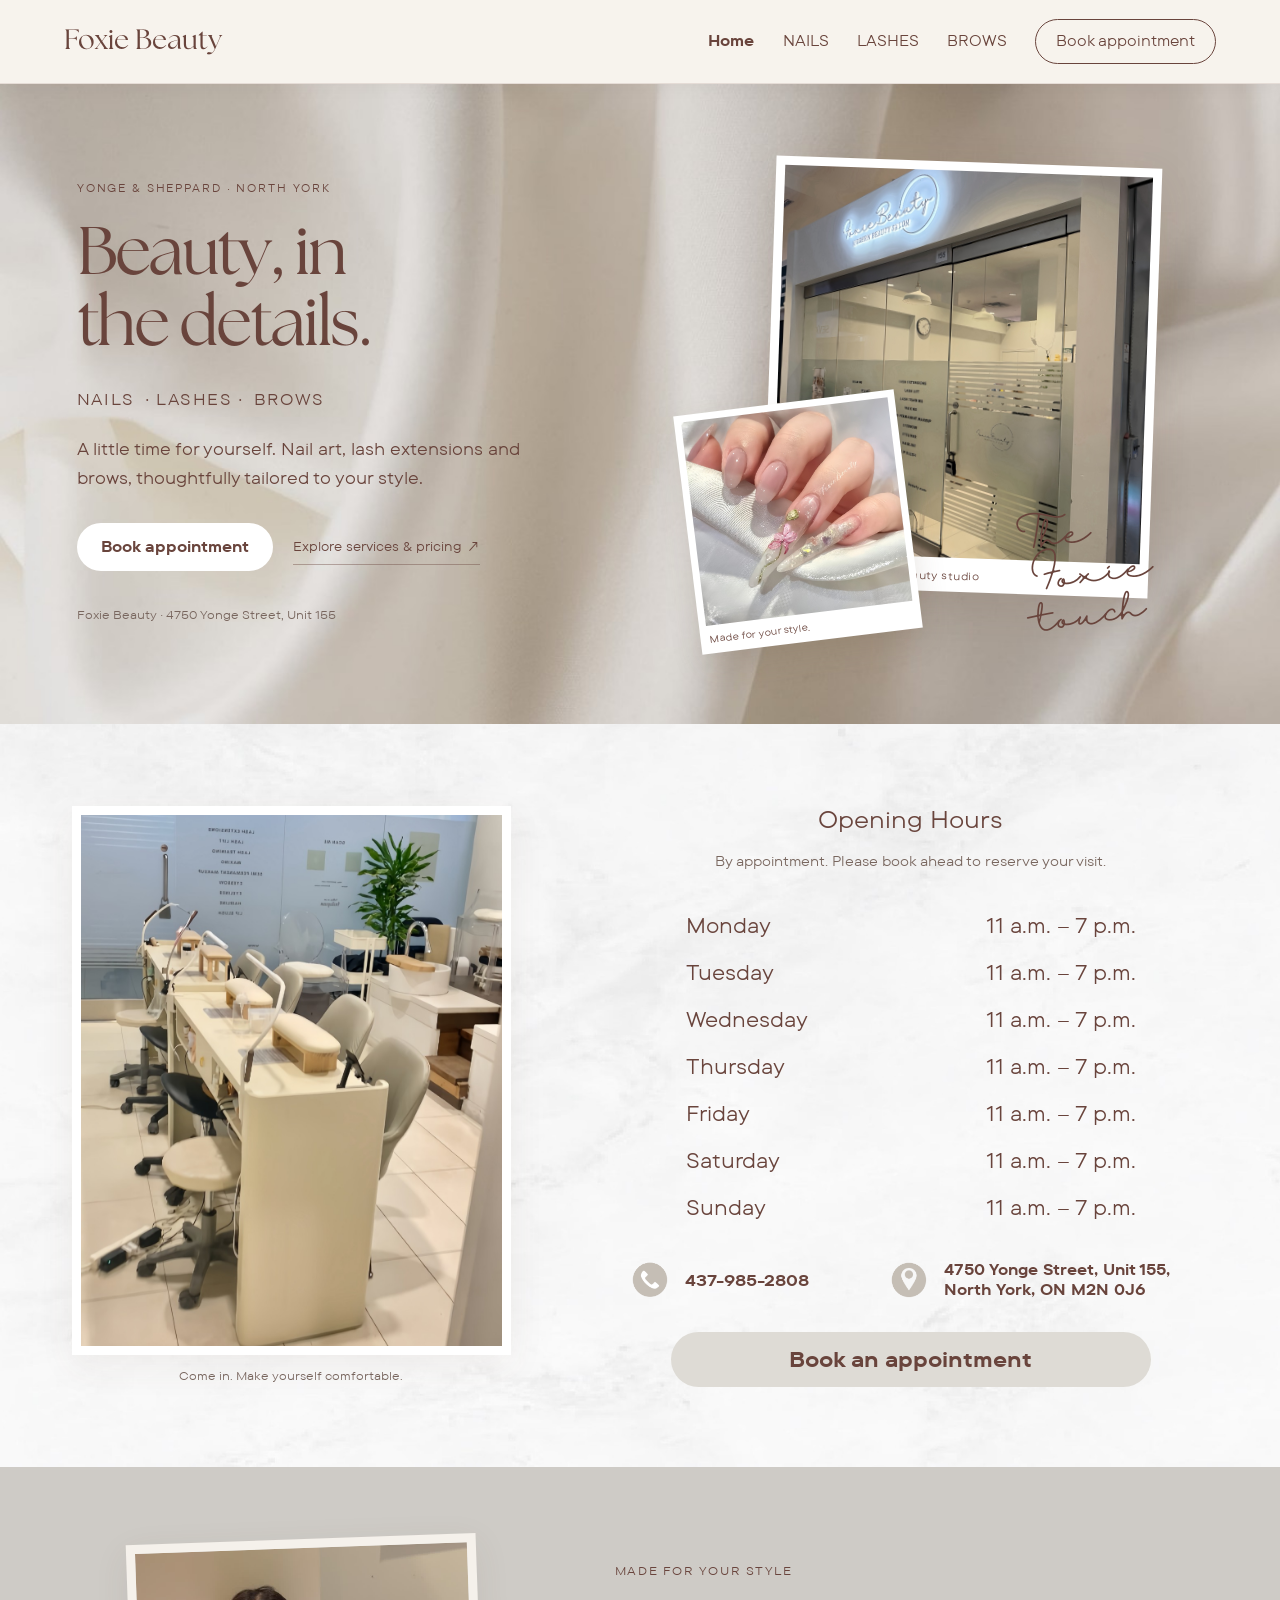
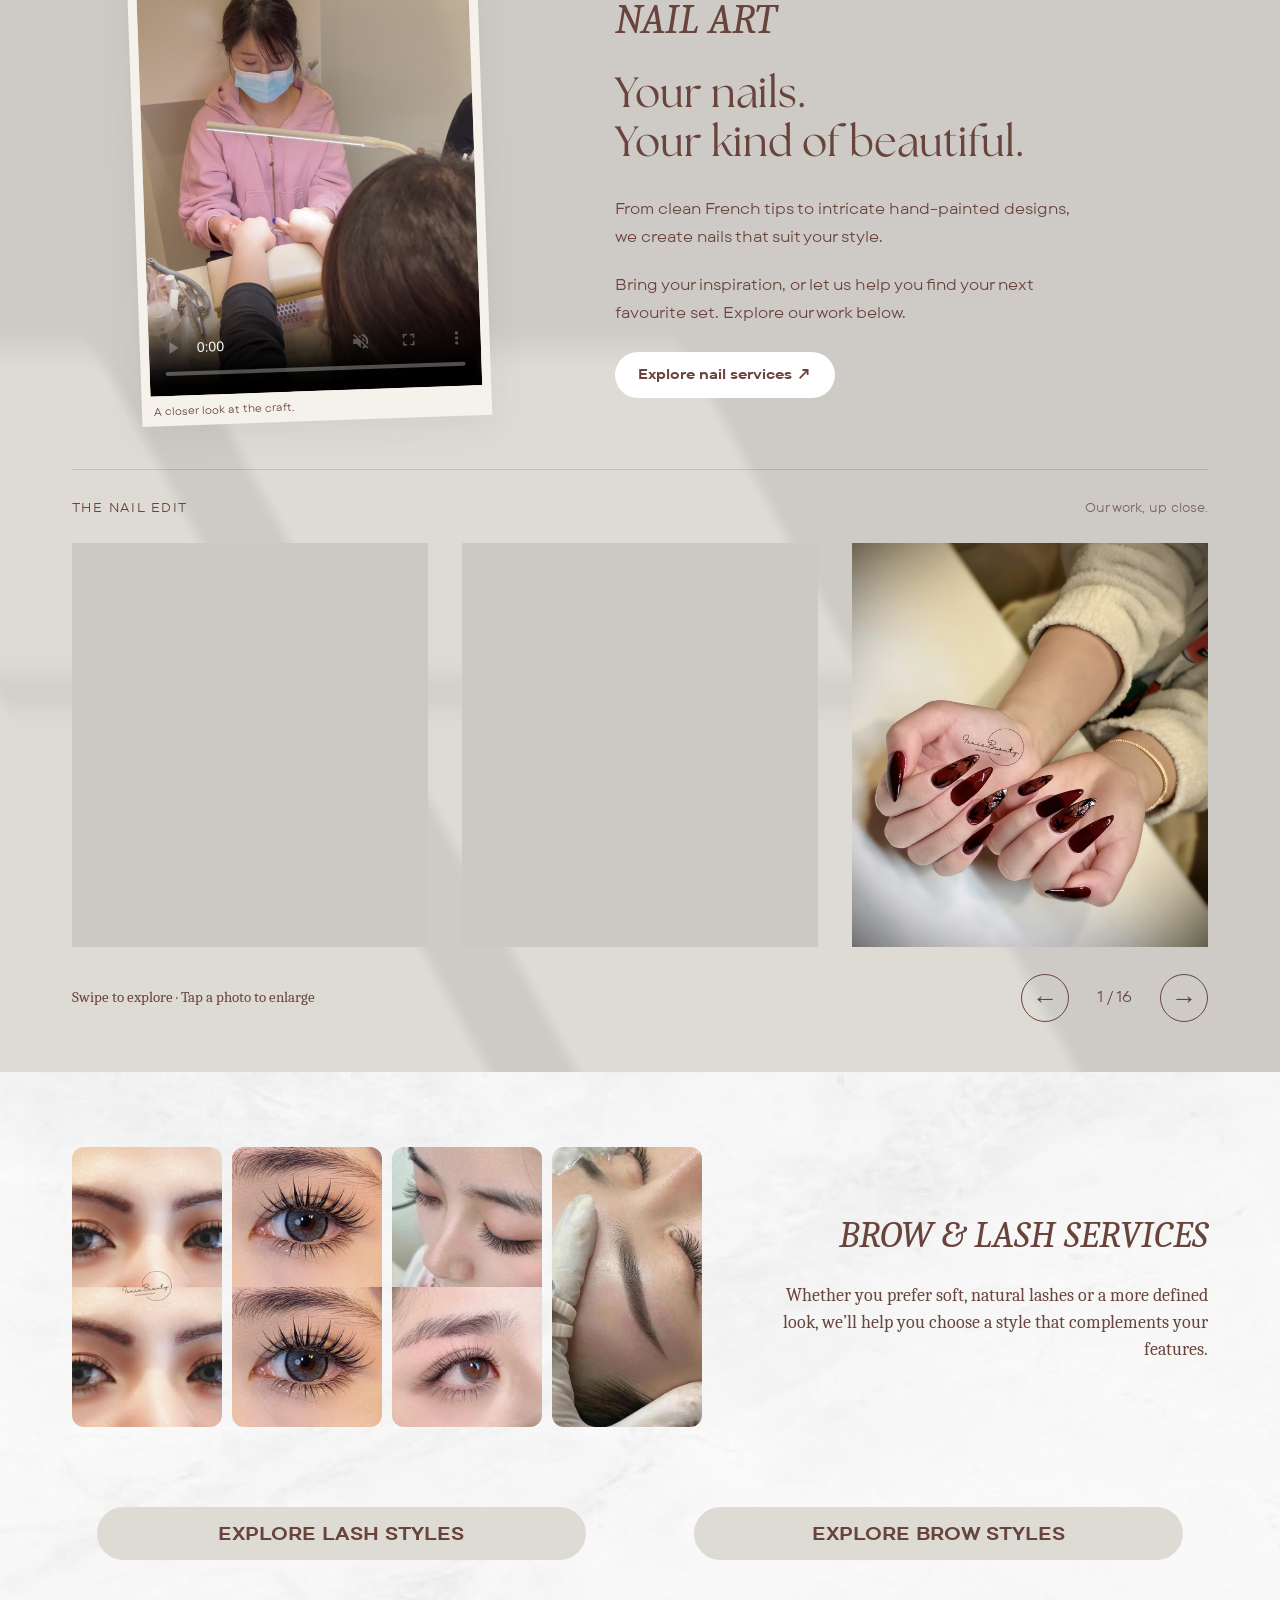
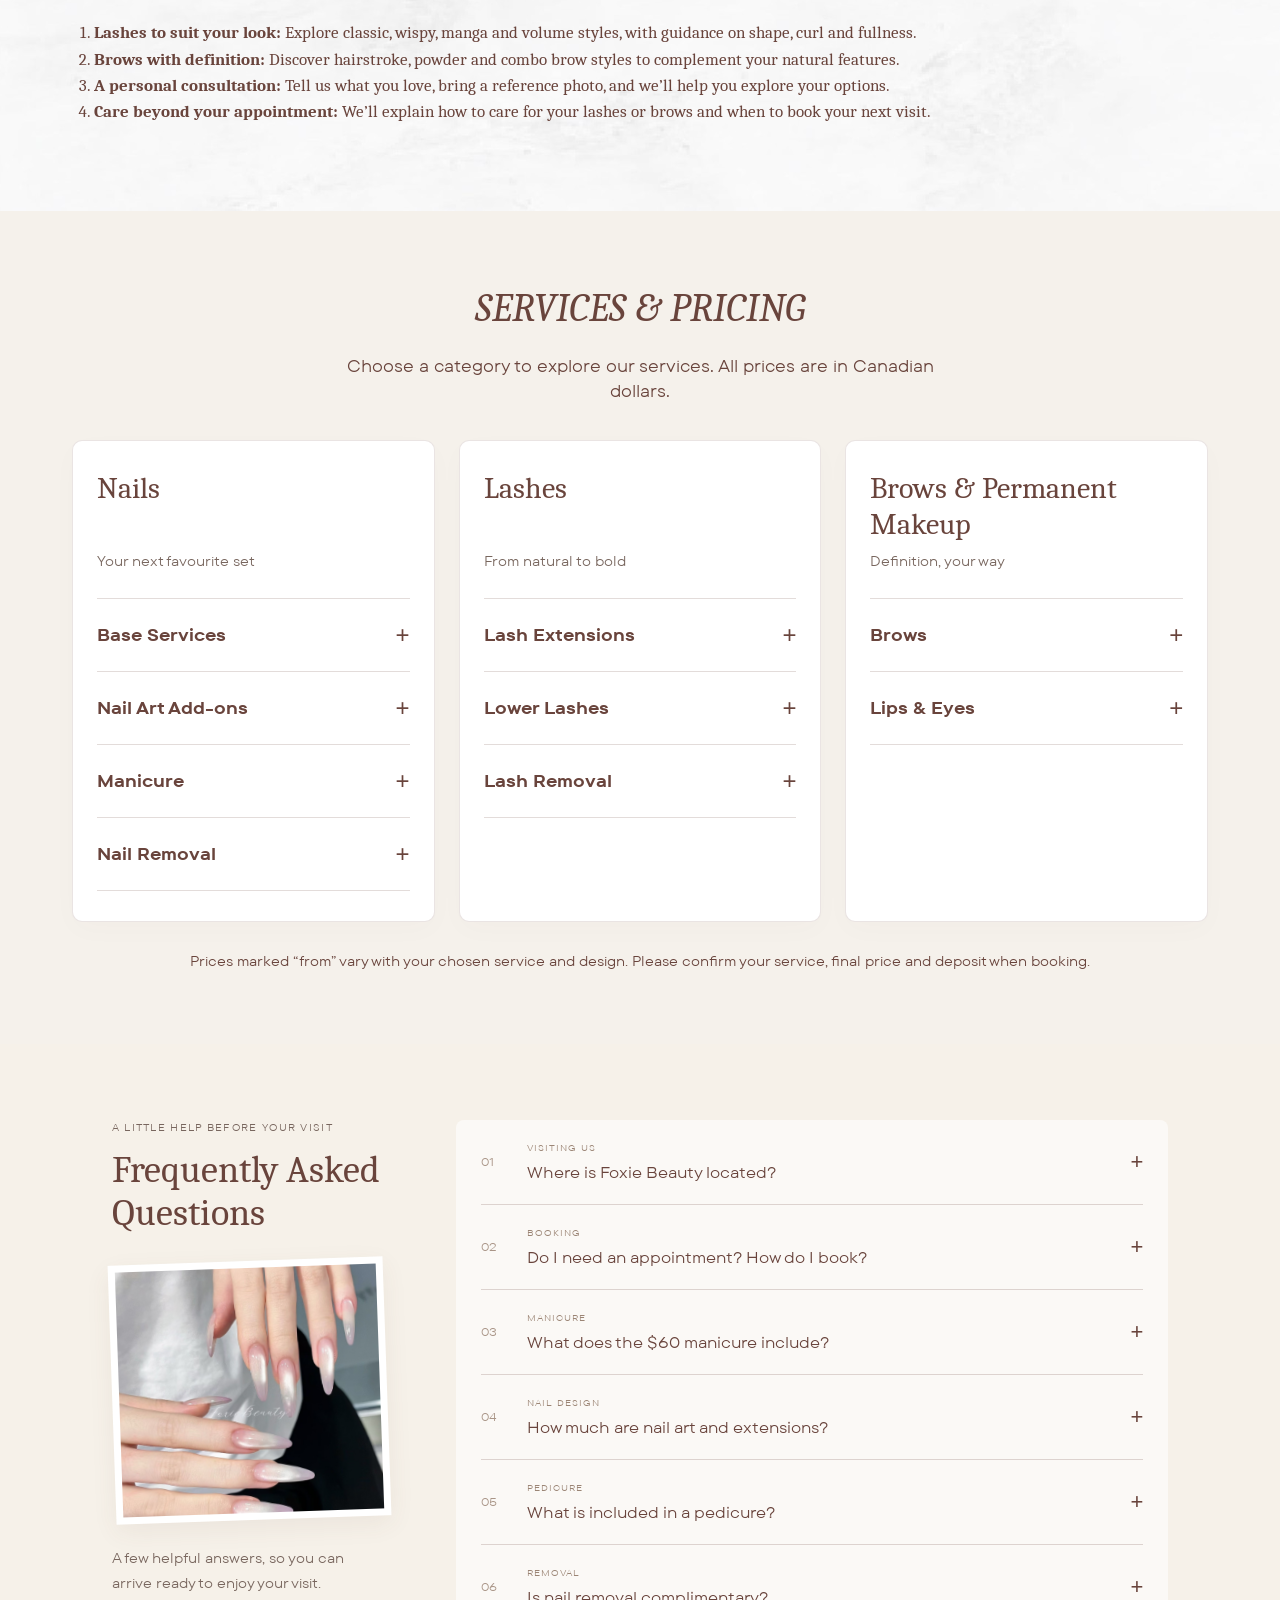
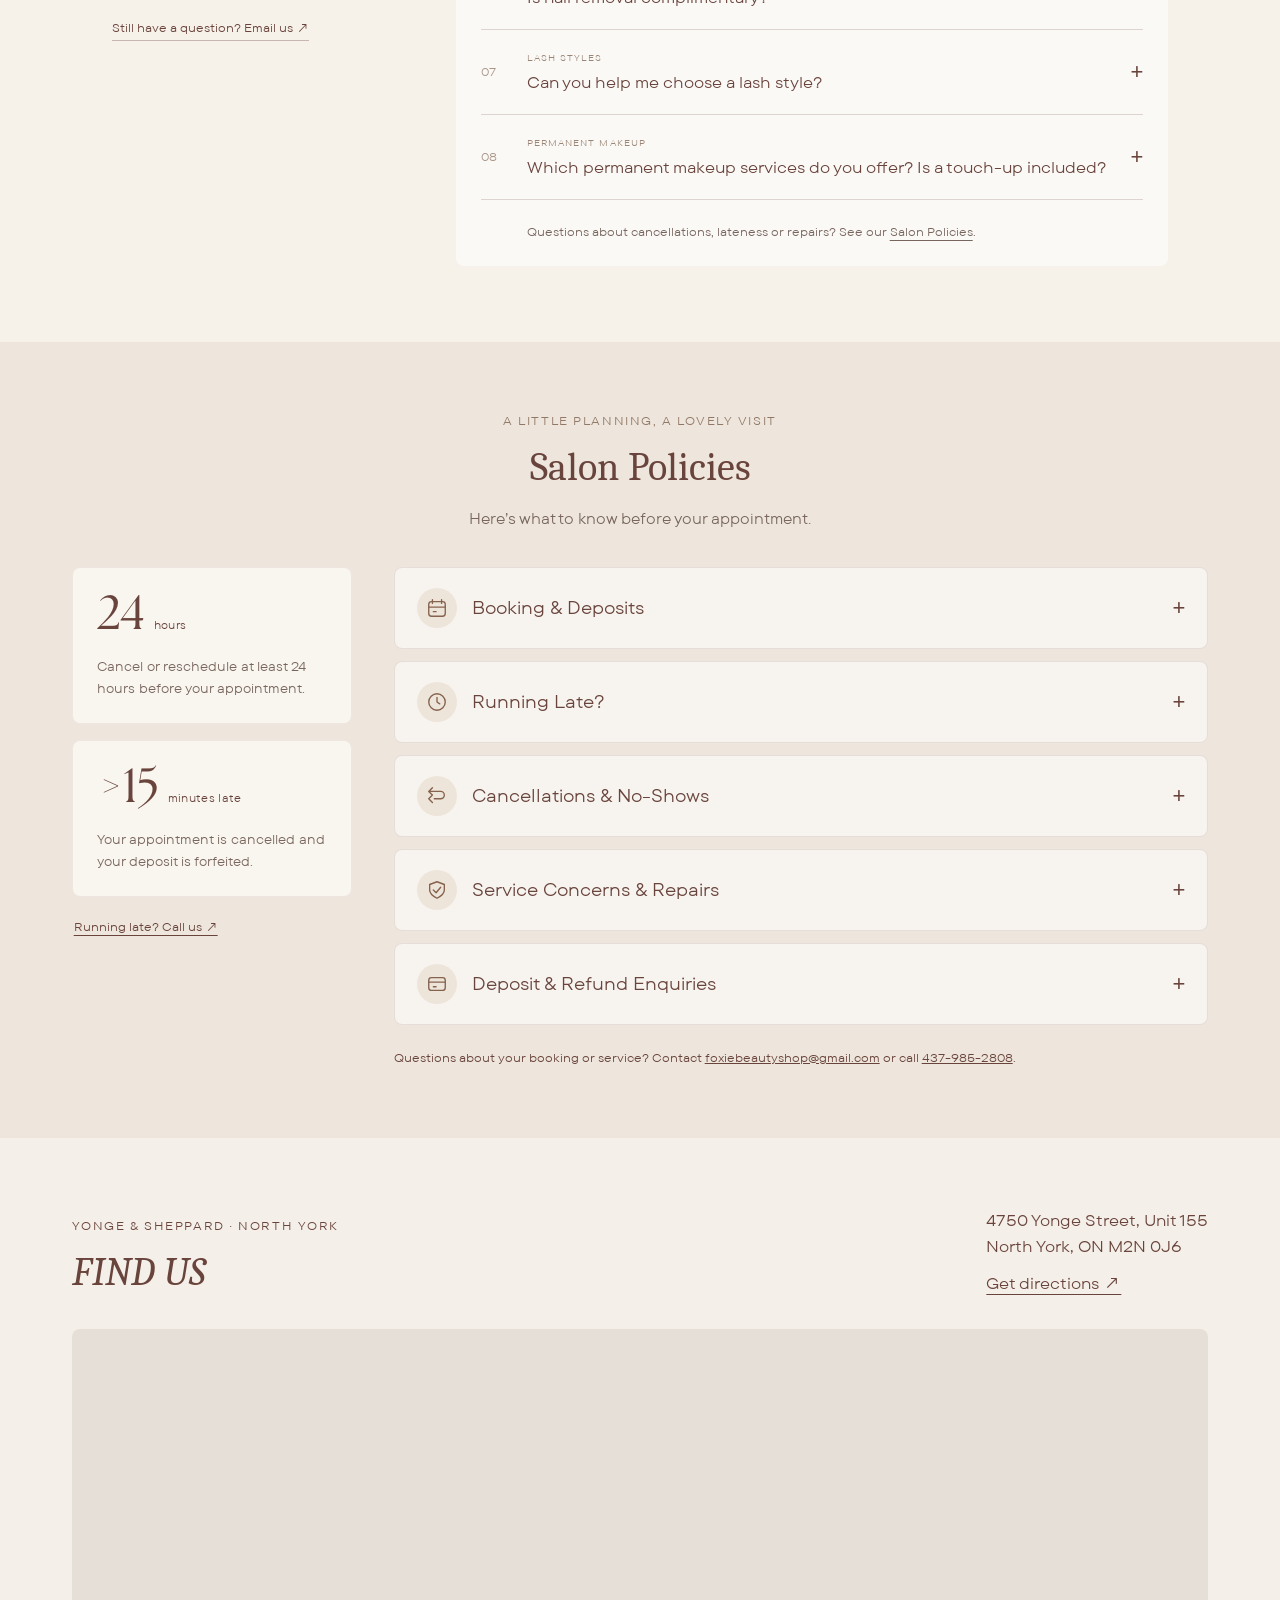
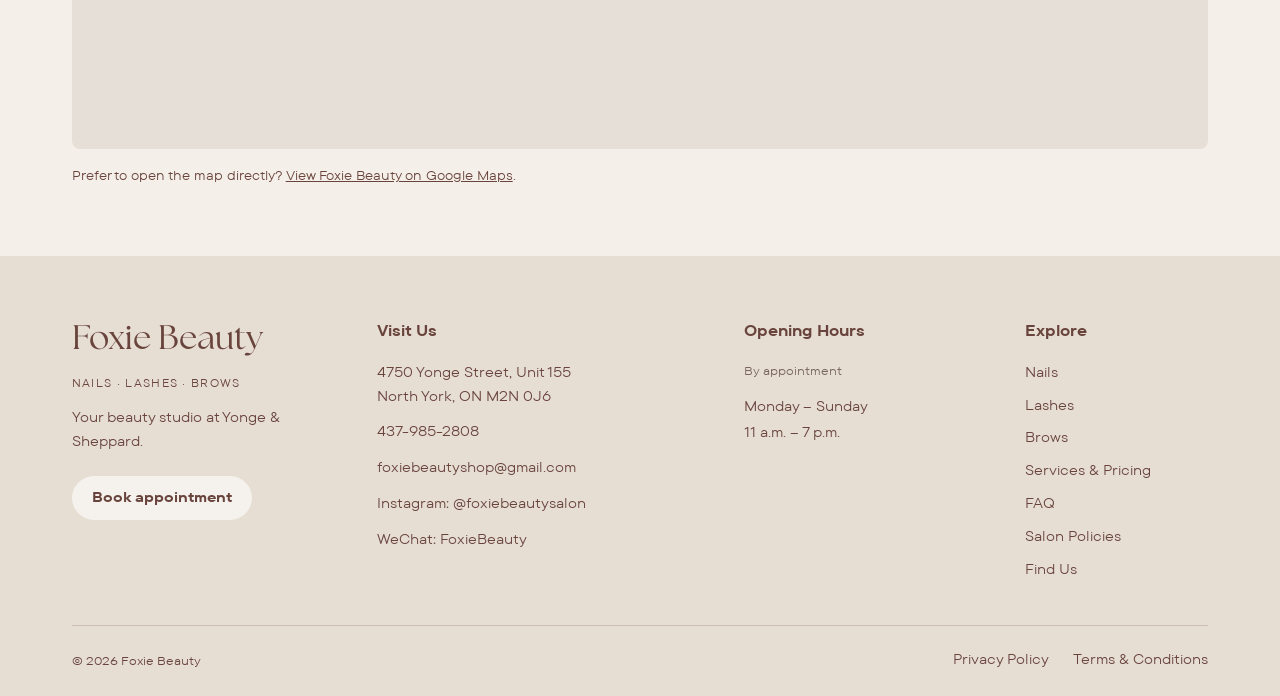
<file: index.html>
<!doctype html>
<html lang="en-CA">
<head>
<meta charset="utf-8"><meta name="viewport" content="width=device-width, initial-scale=1">
<title>Foxie Beauty | Nail Salon, Lashes &amp; Brows in North York</title>
<meta name="description" content="Nail art, lash extensions and semi-permanent brows at Foxie Beauty, Yonge &amp; Sheppard in North York. Explore our work, view prices and book online.">
<link rel="canonical" href="https://foxiebeauty.ca/">
<meta name="robots" content="index,follow,max-image-preview:large">
<meta name="theme-color" content="#69443c">
<meta property="og:type" content="website"><meta property="og:locale" content="en_CA"><meta property="og:site_name" content="Foxie Beauty">
<meta property="og:title" content="Foxie Beauty | Nail Salon, Lashes &amp; Brows in North York"><meta property="og:description" content="Nail art, lash extensions and semi-permanent brows at Yonge &amp; Sheppard, North York. Explore our work and book online."><meta property="og:url" content="https://foxiebeauty.ca/"><meta property="og:image" content="https://foxiebeauty.ca/assets/social-preview.jpg"><meta property="og:image:width" content="1200"><meta property="og:image:height" content="630"><meta property="og:image:alt" content="Foxie Beauty salon in North York">
<meta name="twitter:card" content="summary_large_image">
<link rel="icon" href="assets/favicon.svg" type="image/svg+xml">
<link rel="preload" href="assets/satin.jpg" as="image"><link rel="preload" href="assets/fonts/the-seasons.woff2" as="font" type="font/woff2" crossorigin>
<link rel="stylesheet" href="styles.css"><link rel="stylesheet" href="refinements.css"><link rel="stylesheet" href="corrections.css"><script src="app.js" defer></script>
<script type="application/ld+json">{"@context": "https://schema.org", "@type": "BeautySalon", "@id": "https://foxiebeauty.ca/#salon", "name": "Foxie Beauty", "url": "https://foxiebeauty.ca/", "image": "https://foxiebeauty.ca/assets/salon.jpg", "telephone": "+1-437-985-2808", "email": "foxiebeautyshop@gmail.com", "address": {"@type": "PostalAddress", "streetAddress": "4750 Yonge Street, Unit 155", "addressLocality": "North York", "addressRegion": "ON", "postalCode": "M2N 0J6", "addressCountry": "CA"}, "sameAs": ["https://www.instagram.com/foxiebeautysalon/"], "openingHoursSpecification": [{"@type": "OpeningHoursSpecification", "dayOfWeek": ["Monday", "Tuesday", "Wednesday", "Thursday", "Friday", "Saturday", "Sunday"], "opens": "11:00", "closes": "19:00"}], "hasMap": "https://www.google.com/maps/search/?api=1&query=Foxie+Beauty+4750+Yonge+Street+Unit+155+North+York", "potentialAction": {"@type": "ReserveAction", "target": "https://www.fresha.com/a/foxie-beauty-toronto-4750-yonge-street-il761lv0/booking?menu=true&pId=1017722"}}</script>
</head>
<body>
<a class="skip-link" href="#main">Skip to content</a>
<header class="site-header"><a class="mobile-wordmark header-wordmark" href="#home" aria-label="Foxie Beauty home">Foxie Beauty</a><button class="menu-toggle" aria-label="Open navigation" aria-expanded="false" aria-controls="primary-nav" hidden>Menu <span aria-hidden="true">☰</span></button><nav id="primary-nav" aria-label="Main navigation"><a href="#home" aria-current="page">Home</a><a href="#service">NAILS</a><a href="lashes/">LASHES</a><a href="semi-permanent-makeup/">BROWS</a><a class="nav-booking" href="https://www.fresha.com/a/foxie-beauty-toronto-4750-yonge-street-il761lv0/booking?menu=true&amp;pId=1017722" target="_blank" rel="noopener">Book appointment<span class="sr-only"> (opens in a new tab)</span></a></nav></header>
<main id="main">
<section class="hero editorial-hero" id="home" aria-labelledby="hero-title"><div class="hero-copy"><p class="hero-eyebrow"><span class="hero-text-desktop">YONGE &amp; SHEPPARD · NORTH YORK</span><span class="hero-text-mobile">NAILS · LASHES · BROWS</span></p><h1 id="hero-title"><span class="sr-only">Foxie Beauty — Nail, Lash &amp; Brow Studio in North York. </span>Beauty, in<br>the details.</h1><p class="service-names">NAILS <span>· LASHES ·</span> BROWS</p><p class="hero-description"><span class="hero-text-desktop">A little time for yourself. Nail art, lash extensions and brows, thoughtfully tailored to your style.</span><span class="hero-text-mobile">Nails, lashes and brows at Yonge &amp; Sheppard.</span></p><div class="hero-action"><a class="button button-white" href="https://www.fresha.com/a/foxie-beauty-toronto-4750-yonge-street-il761lv0/booking?menu=true&amp;pId=1017722" target="_blank" rel="noopener">Book appointment</a><a class="hero-secondary" href="#prices">Explore services &amp; pricing ↗</a></div><p class="hero-location">Foxie Beauty · 4750 Yonge Street, Unit 155</p></div><div class="hero-art"><figure class="hero-art-main"><img src="assets/front-door.jpg" alt="Foxie Beauty storefront at 4750 Yonge Street, Unit 155" width="1536" height="2048" fetchpriority="high"><figcaption>Your neighbourhood beauty studio</figcaption></figure><figure class="hero-art-detail"><img src="assets/nails/nail-07.jpg" alt="Pink floral nail art with gold and crystal details" width="1350" height="1800"><figcaption>Made for your style.</figcaption></figure><span class="hero-art-tag" aria-hidden="true">The Foxie touch</span></div></section>
<section class="booking-section marble" id="book-online" aria-labelledby="hours-title">
<div class="section-frame booking-grid"><figure class="special salon-visit"><img src="assets/salon.jpg" alt="Manicure tables and cream chairs inside Foxie Beauty" width="1028" height="1800" loading="lazy"><figcaption>Come in. Make yourself comfortable.</figcaption></figure>
<div class="booking-info"><h2 class="sans-heading" id="hours-title">Opening Hours</h2><p class="appointment-note">By appointment. Please book ahead to reserve your visit.</p><dl class="hours"><div><dt>Monday</dt><dd>11 a.m. – 7 p.m.</dd></div><div><dt>Tuesday</dt><dd>11 a.m. – 7 p.m.</dd></div><div><dt>Wednesday</dt><dd>11 a.m. – 7 p.m.</dd></div><div><dt>Thursday</dt><dd>11 a.m. – 7 p.m.</dd></div><div><dt>Friday</dt><dd>11 a.m. – 7 p.m.</dd></div><div><dt>Saturday</dt><dd>11 a.m. – 7 p.m.</dd></div><div><dt>Sunday</dt><dd>11 a.m. – 7 p.m.</dd></div></dl><div class="contact-pair"><a href="tel:+14379852808"><img src="assets/contact-phone.png" alt="" aria-hidden="true" width="40" height="40"><span>437-985-2808</span></a><a href="https://www.google.com/maps/search/?api=1&amp;query=Foxie+Beauty+4750+Yonge+Street+Unit+155+North+York" target="_blank" rel="noopener"><img src="assets/contact-pin.png" alt="" aria-hidden="true" width="40" height="40"><span>4750 Yonge Street, Unit 155,<br>North York, ON M2N 0J6</span></a></div><a class="button " href="https://www.fresha.com/a/foxie-beauty-toronto-4750-yonge-street-il761lv0/booking?menu=true&amp;pId=1017722" target="_blank" rel="noopener">Book an appointment<span class="sr-only"> (opens in a new tab)</span></a></div></div>
</section>
<section class="nail-experience shadow-ground" id="service" aria-labelledby="nail-title"><div class="section-frame"><div class="nail-experience-intro"><figure class="nail-process"><video class="nail-video" controls muted loop playsinline preload="metadata" poster="assets/nail-video-poster-new.jpg" aria-label="Nail art at Foxie Beauty"><source src="assets/nail-art.mp4" type="video/mp4"><a href="assets/nail-art.mp4">Watch our nail art video</a></video><figcaption>A closer look at the craft.</figcaption></figure><div class="nail-experience-copy"><p class="eyebrow">MADE FOR YOUR STYLE</p><h2 id="nail-title">Nail Art</h2><p class="nail-experience-statement">Your nails.<br>Your kind of beautiful.</p><p>From clean French tips to intricate hand-painted designs, we create nails that suit your style.</p><p>Bring your inspiration, or let us help you find your next favourite set. Explore our work below.</p><a class="button button-white" href="#prices">Explore nail services ↗</a></div></div><div class="gallery-section integrated-gallery" id="gallery" aria-labelledby="gallery-title"><div class="gallery-heading"><p id="gallery-title">The nail edit</p><span>Our work, up close.</span></div><p class="sr-only" id="gallery-help">Photos scroll automatically and pause while you hover over or focus on the gallery. Scroll horizontally or use the previous and next buttons. With the gallery focused, use the left and right arrow keys, Home or End. Select a photo to view the complete image.</p>
<div class="gallery" role="region" aria-roledescription="carousel" aria-label="Foxie Beauty nail art" aria-describedby="gallery-help" tabindex="0"><ul class="gallery-track"><li class="gallery-card"><a href="assets/nails/nail-01.jpg" class="gallery-image" data-lightbox aria-label="View full image: Sheer silver stiletto nails with delicate leopard accents"><img src="assets/nails/nail-01.jpg" alt="Sheer silver stiletto nails with delicate leopard accents" width="1350" height="1800" loading="lazy" decoding="async"></a></li><li class="gallery-card"><a href="assets/nails/nail-02.jpg" class="gallery-image" data-lightbox aria-label="View full image: Soft pink ombré nails with white floral details"><img src="assets/nails/nail-02.jpg" alt="Soft pink ombré nails with white floral details" width="1350" height="1800" loading="lazy" decoding="async"></a></li><li class="gallery-card"><a href="assets/nails/nail-03.jpg" class="gallery-image" data-lightbox aria-label="View full image: Deep burgundy nails with dark marbled accents"><img src="assets/nails/nail-03.jpg" alt="Deep burgundy nails with dark marbled accents" width="1350" height="1800" loading="lazy" decoding="async"></a></li><li class="gallery-card"><a href="assets/nails/nail-04.jpg" class="gallery-image" data-lightbox aria-label="View full image: Blue and pink nail art with ribbon details"><img src="assets/nails/nail-04.jpg" alt="Blue and pink nail art with ribbon details" width="1351" height="1800" loading="lazy" decoding="async"></a></li><li class="gallery-card"><a href="assets/nails/nail-05.jpg" class="gallery-image" data-lightbox aria-label="View full image: Pink French tips with red floral accents"><img src="assets/nails/nail-05.jpg" alt="Pink French tips with red floral accents" width="1351" height="1800" loading="lazy" decoding="async"></a></li><li class="gallery-card"><a href="assets/nails/nail-06.jpg" class="gallery-image" data-lightbox aria-label="View full image: Gold foil and black French tip nail art"><img src="assets/nails/nail-06.jpg" alt="Gold foil and black French tip nail art" width="1351" height="1800" loading="lazy" decoding="async"></a></li><li class="gallery-card"><a href="assets/nails/nail-07.jpg" class="gallery-image" data-lightbox aria-label="View full image: Pink floral nail art with gold and crystal details"><img src="assets/nails/nail-07.jpg" alt="Pink floral nail art with gold and crystal details" width="1350" height="1800" loading="lazy" decoding="async"></a></li><li class="gallery-card"><a href="assets/nails/nail-08.jpg" class="gallery-image" data-lightbox aria-label="View full image: Sculptural silver chrome nail art"><img src="assets/nails/nail-08.jpg" alt="Sculptural silver chrome nail art" width="1280" height="1707" loading="lazy" decoding="async"></a></li><li class="gallery-card"><a href="assets/nails/nail-09.jpg" class="gallery-image" data-lightbox aria-label="View full image: Black and white French tips with star details"><img src="assets/nails/nail-09.jpg" alt="Black and white French tips with star details" width="1280" height="1612" loading="lazy" decoding="async"></a></li><li class="gallery-card"><a href="assets/nails/nail-10.jpg" class="gallery-image" data-lightbox aria-label="View full image: Warm brown and metallic stiletto nail art"><img src="assets/nails/nail-10.jpg" alt="Warm brown and metallic stiletto nail art" width="1350" height="1800" loading="lazy" decoding="async"></a></li><li class="gallery-card"><a href="assets/nails/nail-11.jpg" class="gallery-image" data-lightbox aria-label="View full image: Pale pink pearlescent ombré nails"><img src="assets/nails/nail-11.jpg" alt="Pale pink pearlescent ombré nails" width="1350" height="1800" loading="lazy" decoding="async"></a></li><li class="gallery-card"><a href="assets/nails/nail-12.jpg" class="gallery-image" data-lightbox aria-label="View full image: Soft pink nails with sculpted bows and crystal accents"><img src="assets/nails/nail-12.jpg" alt="Soft pink nails with sculpted bows and crystal accents" width="1280" height="1707" loading="lazy" decoding="async"></a></li><li class="gallery-card"><a href="assets/nails/nail-13.jpg" class="gallery-image" data-lightbox aria-label="View full image: Red and nude nail art with stars and dots"><img src="assets/nails/nail-13.jpg" alt="Red and nude nail art with stars and dots" width="1350" height="1800" loading="lazy" decoding="async"></a></li><li class="gallery-card"><a href="assets/nails/nail-14.jpg" class="gallery-image" data-lightbox aria-label="View full image: Burgundy and nude nails with gold metallic details"><img src="assets/nails/nail-14.jpg" alt="Burgundy and nude nails with gold metallic details" width="1440" height="1434" loading="lazy" decoding="async"></a></li><li class="gallery-card"><a href="assets/nails/nail-15.jpg" class="gallery-image" data-lightbox aria-label="View full image: Black and white nails with crystal accents"><img src="assets/nails/nail-15.jpg" alt="Black and white nails with crystal accents" width="1350" height="1800" loading="lazy" decoding="async"></a></li><li class="gallery-card"><a href="assets/nails/nail-16.jpg" class="gallery-image" data-lightbox aria-label="View full image: Cherry red French tips with floral accents"><img src="assets/nails/nail-16.jpg" alt="Cherry red French tips with floral accents" width="1279" height="1732" loading="lazy" decoding="async"></a></li></ul></div><div class="gallery-toolbar"><p class="gallery-hint">Swipe to explore · Tap a photo to enlarge</p><div class="gallery-controls" hidden><button type="button" class="arrow" id="gallery-prev" aria-label="Previous nail photos" aria-controls="gallery-track">←</button><span class="gallery-position" aria-live="off" aria-atomic="true">1 / 16</span><button type="button" class="arrow" id="gallery-next" aria-label="Next nail photos" aria-controls="gallery-track">→</button></div></div></div></div></section><section class="lash-section marble" id="brow-lash" aria-labelledby="lash-title"><div class="section-frame"><div class="lash-grid"><div class="lash-photos"><img src="assets/brow-lash-1.jpg" alt="Brow and lash treatment result" width="800" height="800" loading="lazy"><img src="assets/brow-lash-2.jpg" alt="Eyelash extension result" width="600" height="800" loading="lazy"><img src="assets/brow-lash-3.jpg" alt="Brow styling result" width="600" height="800" loading="lazy"><img src="assets/brow-lash-4.jpg" alt="Lash treatment in progress" width="600" height="800" loading="lazy"></div><div class="lash-intro"><h2 id="lash-title">Brow &amp; Lash Services</h2><p>Whether you prefer soft, natural lashes or a more defined look, we’ll help you choose a style that complements your features.</p></div></div>
<div class="inspiration-links"><a class="button" href="lashes/">Explore Lash Styles</a><a class="button" href="semi-permanent-makeup/">Explore Brow Styles</a></div>
<ol class="lash-benefits"><li><strong>Lashes to suit your look:</strong> Explore classic, wispy, manga and volume styles, with guidance on shape, curl and fullness.</li><li><strong>Brows with definition:</strong> Discover hairstroke, powder and combo brow styles to complement your natural features.</li><li><strong>A personal consultation:</strong> Tell us what you love, bring a reference photo, and we’ll help you explore your options.</li><li><strong>Care beyond your appointment:</strong> We’ll explain how to care for your lashes or brows and when to book your next visit.</li></ol></div></section>
<section class="price-section" id="prices" aria-labelledby="price-title"><div class="section-frame"><h2 id="price-title">Services &amp; Pricing</h2><p class="pricing-intro">Choose a category to explore our services. All prices are in Canadian dollars.</p><div class="service-menu-grid"><article class="service-menu-card"><h3>Nails</h3><p class="menu-caption">Your next favourite set</p><div class="menu-categories"><details class="price-category"><summary>Base Services</summary><ul class="service-list"><li><div><span class="service-name">Single-Colour Structured Gel Manicure</span><span class="service-zh" lang="zh-Hans">纯色美甲（修手＋建构＋甲油胶）</span><span class="service-note">Includes nail shaping, cuticle care, a structured gel base and single-colour gel polish.</span></div><span class="service-price">$60</span></li><li><div><span class="service-name">Gel Pedicure</span><span class="service-zh" lang="zh-Hans">脚部美甲（泡脚＋基础修脚＋建构＋甲油胶）</span><span class="service-note">Includes a foot soak, basic nail and cuticle care, a structured gel base and gel polish. Sole and heel callus removal is not included.</span></div><span class="service-price">From $50</span></li><li><div><span class="service-name">Nail Tip Extension Add-on</span><span class="service-zh" lang="zh-Hans">甲片延长加项</span><span class="service-note">Or $3 per nail. Added to the manicure price; nail art is charged separately.</span></div><span class="service-price">$30 / full set</span></li></ul></details><details class="price-category"><summary>Nail Art Add-ons</summary><ul class="service-list"><li><div><span class="service-name">Small Rhinestones</span><span class="service-zh" lang="zh-Hans">贴钻</span></div><span class="service-price">From $1 / nail</span></li><li><div><span class="service-name">French Tips / Cat Eye / Ombré / Chrome Powder</span><span class="service-zh" lang="zh-Hans">法式 / 猫眼 / 渐变 / 魔镜粉</span></div><span class="service-price">From $2 / nail</span></li><li><div><span class="service-name">3D Nail Art / Gradients</span><span class="service-zh" lang="zh-Hans">立体造型 / 晕染</span></div><span class="service-price">From $3 / nail</span></li><li><div><span class="service-name">Hand-Painted / Watercolour Nail Art</span><span class="service-zh" lang="zh-Hans">手绘 / 彩绘 / 水彩</span></div><span class="service-price">From $4 / nail</span></li><li><div><span class="service-name">Large Rhinestones</span><span class="service-zh" lang="zh-Hans">钻球</span></div><span class="service-price">From $5 / nail</span></li></ul><p class="category-note">Nail art is an add-on to the $60 manicure. Prices shown are per nail and are added to the base service price. The final total depends on the design you choose.</p></details><details class="price-category"><summary>Manicure</summary><ul class="service-list"><li><div><span class="service-name">Manicure</span><span class="service-zh" lang="zh-Hans">修手</span></div><span class="service-price">From $30</span></li></ul></details><details class="price-category"><summary>Nail Removal</summary><ul class="service-list"><li><div><span class="service-name">Product Removal from Natural Nails</span><span class="service-zh" lang="zh-Hans">本甲卸甲</span></div><span class="service-price">$10</span></li><li><div><span class="service-name">Nail Extension Removal</span><span class="service-zh" lang="zh-Hans">延长卸甲</span></div><span class="service-price">$20</span></li><li><div><span class="service-name">Elaborate Nail Art Removal</span><span class="service-zh" lang="zh-Hans">复杂款式卸甲</span><span class="service-note">For paid removal appointments, full rhinestone sets cost extra.</span></div><span class="service-price">From $30</span></li></ul><p class="category-note">Removal of nail work done at Foxie Beauty is complimentary when you have a new nail service with us at the same appointment. Complimentary removal cannot be booked on its own. Removal-only appointments and removal of another salon’s work are charged at the listed rates.</p></details></div></article><article class="service-menu-card"><h3>Lashes</h3><p class="menu-caption">From natural to bold</p><div class="menu-categories"><details class="price-category"><summary>Lash Extensions</summary><ul class="service-list"><li><div><span class="service-name">Classic Natural Lashes</span><span class="service-zh" lang="zh-Hans">自然单根</span></div><span class="service-price">$80</span></li><li><div><span class="service-name">Fuller Classic Lashes</span><span class="service-zh" lang="zh-Hans">单根加密</span></div><span class="service-price">From $90</span></li><li><div><span class="service-name">YY / Clover Lashes</span><span class="service-zh" lang="zh-Hans">YY / 三叶草款</span></div><span class="service-price">$90</span></li><li><div><span class="service-name">Baby Curl Lashes / Natural Baby Style</span><span class="service-zh" lang="zh-Hans">婴儿弯 / 婴儿直</span></div><span class="service-price">$100</span></li><li><div><span class="service-name">Sunflower Lashes</span><span class="service-zh" lang="zh-Hans">太阳花</span></div><span class="service-price">$110</span></li><li><div><span class="service-name">Mini Manga Lashes</span><span class="service-zh" lang="zh-Hans">小漫画</span></div><span class="service-price">$120</span></li><li><div><span class="service-name">Foxy Lashes</span><span class="service-zh" lang="zh-Hans">狐系美睫</span></div><span class="service-price">$120</span></li><li><div><span class="service-name">Bunny Eye Lashes</span><span class="service-zh" lang="zh-Hans">兔系美睫</span></div><span class="service-price">$120</span></li><li><div><span class="service-name">C+ Curl Baby Style</span><span class="service-zh" lang="zh-Hans">C+ 婴儿弯</span></div><span class="service-price">$120</span></li><li><div><span class="service-name">Light Thai-Style Lashes</span><span class="service-zh" lang="zh-Hans">轻泰式</span></div><span class="service-price">$120</span></li><li><div><span class="service-name">Fluffy Lash Set</span><span class="service-zh" lang="zh-Hans">小绒花</span></div><span class="service-price">$130</span></li><li><div><span class="service-name">Dramatic Manga Lashes</span><span class="service-zh" lang="zh-Hans">大漫画</span></div><span class="service-price">From $140</span></li><li><div><span class="service-name">Thai-Style Lashes</span><span class="service-zh" lang="zh-Hans">泰式</span></div><span class="service-price">$140</span></li><li><div><span class="service-name">Natural Wispy Lashes</span><span class="service-zh" lang="zh-Hans">野生仿真款</span></div><span class="service-price">$140</span></li></ul><p class="category-note">Lash refills: complimentary within 7 days, excluding promotional styles. Refills after 7 days and within 14 days cost 50% of the original full-set price for the same style. After 14 days, please book a new set.</p></details><details class="price-category"><summary>Lower Lashes</summary><ul class="service-list"><li><div><span class="service-name">Lower Lash Extensions</span><span class="service-zh" lang="zh-Hans">下睫毛</span></div><span class="service-price">$20–40</span></li></ul></details><details class="price-category"><summary>Lash Removal</summary><ul class="service-list"><li><div><span class="service-name">Lash Extension Removal</span><span class="service-zh" lang="zh-Hans">睫毛卸除</span><span class="service-note">Price depends on fullness.</span></div><span class="service-price">$10–30</span></li></ul></details></div></article><article class="service-menu-card"><h3>Brows &amp; Permanent Makeup</h3><p class="menu-caption">Definition, your way</p><div class="menu-categories"><details class="price-category"><summary>Brows</summary><ul class="service-list"><li><div><span class="service-name">Hairstroke Brows (Microblading)</span><span class="service-zh" lang="zh-Hans">野生线条</span><span class="service-note">Please confirm touch-up inclusion when booking.</span></div><span class="service-price">$880</span></li><li><div><span class="service-name">Manual Powder Brows (Micropigmentation)</span><span class="service-zh" lang="zh-Hans">手工雾眉（不含补色）</span><span class="service-note">Touch-up not included.</span></div><span class="service-price">$390</span></li><li><div><span class="service-name">Single-Colour Powder Brows (Micropigmentation)</span><span class="service-zh" lang="zh-Hans">一色手工雾眉（含一次补色）</span><span class="service-note">One complimentary touch-up included.</span></div><span class="service-price">$490</span></li><li><div><span class="service-name">Multi-Colour Powder Brows (Micropigmentation)</span><span class="service-zh" lang="zh-Hans">多色手工雾眉（含一次补色）</span><span class="service-note">One complimentary touch-up included.</span></div><span class="service-price">$590</span></li><li><div><span class="service-name">Combo Brows (Microblading + Micropigmentation)</span><span class="service-zh" lang="zh-Hans">雾眉＋线条（含一次补色）</span><span class="service-note">One complimentary touch-up included.</span></div><span class="service-price">$990</span></li><li><div><span class="service-name">Eyebrow Tattoo Removal</span><span class="service-zh" lang="zh-Hans">洗眉</span></div><span class="service-price">$80</span></li><li><div><span class="service-name">Eyebrow Shaping</span><span class="service-zh" lang="zh-Hans">修眉</span></div><span class="service-price">$10</span></li></ul></details><details class="price-category"><summary>Lips &amp; Eyes</summary><ul class="service-list"><li><div><span class="service-name">Lip Blushing</span><span class="service-zh" lang="zh-Hans">纹唇（含一次补色）</span><span class="service-note">One complimentary touch-up included.</span></div><span class="service-price">$880</span></li><li><div><span class="service-name">Eyeliner (Lash Line Enhancement)</span><span class="service-zh" lang="zh-Hans">美瞳线</span><span class="service-note">Please confirm touch-up inclusion when booking.</span></div><span class="service-price">$680</span></li></ul><p class="category-note">A touch-up is recommended 6–8 weeks after the initial procedure, once healing is complete. Inclusions are listed with each service; please confirm the booking window and any additional touch-up fees with the salon.</p></details></div></article></div><p class="pricing-footnote">Prices marked “from” vary with your chosen service and design. Please confirm your service, final price and deposit when booking.</p></div></section><section class="faq-section faq-visual" id="faq" aria-labelledby="faq-title"><div class="section-frame"><div class="faq-layout"><aside class="faq-overview"><p class="faq-eyebrow">A LITTLE HELP BEFORE YOUR VISIT</p><h2 id="faq-title">Frequently Asked Questions</h2><figure class="faq-photo"><img src="assets/nails/nail-11.jpg" alt="Soft pink pearlescent nail art at Foxie Beauty" width="1350" height="1800" loading="lazy"></figure><p class="faq-aside-note">A few helpful answers, so you can arrive ready to enjoy your visit.</p><a class="faq-contact-link" href="mailto:foxiebeautyshop@gmail.com">Still have a question? Email us ↗</a></aside><div class="faq-main"><div class="faq-list"><details class="faq-item"><summary><span class="faq-number" aria-hidden="true">01</span><span class="faq-question"><span class="faq-topic" aria-hidden="true">VISITING US</span>Where is Foxie Beauty located?</span></summary><div class="faq-answer"><p>You’ll find us at 4750 Yonge Street, Unit 155, North York, near Yonge &amp; Sheppard. We offer nail, lash and permanent makeup services by appointment.</p></div></details><details class="faq-item"><summary><span class="faq-number" aria-hidden="true">02</span><span class="faq-question"><span class="faq-topic" aria-hidden="true">BOOKING</span>Do I need an appointment? How do I book?</span></summary><div class="faq-answer"><p>Yes, we operate by appointment. Book online through Fresha and pay your deposit by credit card to secure your visit. Only the deposit is paid online; the remaining balance is due at the salon after your service.</p></div></details><details class="faq-item"><summary><span class="faq-number" aria-hidden="true">03</span><span class="faq-question"><span class="faq-topic" aria-hidden="true">MANICURE</span>What does the $60 manicure include?</span></summary><div class="faq-answer"><p>Our Single-Colour Structured Gel Manicure includes nail shaping, cuticle care, a structured gel base and single-colour gel polish. Nail art and nail-tip extensions are available at an additional cost.</p></div></details><details class="faq-item"><summary><span class="faq-number" aria-hidden="true">04</span><span class="faq-question"><span class="faq-topic" aria-hidden="true">NAIL DESIGN</span>How much are nail art and extensions?</span></summary><div class="faq-answer"><p>Nail art is added to the $60 manicure, with prices varying by design and the number of nails decorated. French tips, cat eye, ombré and chrome finishes start at $2 per nail.</p><p>Nail-tip extensions are an additional $30 for a full set, or $3 per nail. Please see our service menu for other design add-ons.</p></div></details><details class="faq-item"><summary><span class="faq-number" aria-hidden="true">05</span><span class="faq-question"><span class="faq-topic" aria-hidden="true">PEDICURE</span>What is included in a pedicure?</span></summary><div class="faq-answer"><p>Our Gel Pedicure starts at $50 and includes a foot soak, basic nail and cuticle care, a structured gel base and gel polish. Sole and heel callus removal is not included.</p></div></details><details class="faq-item"><summary><span class="faq-number" aria-hidden="true">06</span><span class="faq-question"><span class="faq-topic" aria-hidden="true">REMOVAL</span>Is nail removal complimentary?</span></summary><div class="faq-answer"><p>Removal of nail work done at Foxie Beauty is complimentary when you have a new nail service with us at the same appointment.</p><p>Complimentary removal cannot be booked on its own. Removal-only appointments and removal of another salon’s work are charged at the listed rates.</p></div></details><details class="faq-item"><summary><span class="faq-number" aria-hidden="true">07</span><span class="faq-question"><span class="faq-topic" aria-hidden="true">LASH STYLES</span>Can you help me choose a lash style?</span></summary><div class="faq-answer"><p>Of course. Whether you prefer natural, wispy, manga or fuller lashes, we can help you choose a style based on your eye shape and preferred look. You’re welcome to bring a reference photo; individual results may vary.</p></div></details><details class="faq-item"><summary><span class="faq-number" aria-hidden="true">08</span><span class="faq-question"><span class="faq-topic" aria-hidden="true">PERMANENT MAKEUP</span>Which permanent makeup services do you offer? Is a touch-up included?</span></summary><div class="faq-answer"><p>We offer hairstroke brows using microblading, powder brows using micropigmentation, and combo brows combining both techniques. Lip blushing and lash line enhancement are also available.</p><p>One complimentary touch-up is included with single-colour powder brows, multi-colour powder brows, combo brows and lip blushing. Manual powder brows do not include a touch-up. Please confirm touch-up inclusions for hairstroke brows and eyeliner when booking.</p></div></details></div><p class="faq-follow-up">Questions about cancellations, lateness or repairs? See our <a href="#policies">Salon Policies</a>.</p></div></div></div></section><section class="policy-section marble" id="policies" aria-labelledby="policy-title"><div class="section-frame"><div class="policy-heading"><p class="eyebrow">A LITTLE PLANNING, A LOVELY VISIT</p><h2 id="policy-title">Salon Policies</h2><p>Here’s what to know before your appointment.</p></div><div class="policy-layout"><aside class="policy-highlights" aria-label="Key appointment reminders"><div class="policy-fact"><span class="policy-fact-number">24<span>hours</span></span><p>Cancel or reschedule at least 24 hours before your appointment.</p></div><div class="policy-fact"><span class="policy-fact-number">&gt;15<span>minutes late</span></span><p>Your appointment is cancelled and your deposit is forfeited.</p></div><a class="policy-call" href="tel:+14379852808">Running late? Call us ↗</a></aside><div class="policy-main"><div class="policy-accordion">
<details class="policy-item"><summary><span class="policy-icon" aria-hidden="true"><svg viewBox="0 0 24 24" fill="none" stroke="currentColor" stroke-width="1.5" stroke-linecap="round" stroke-linejoin="round"><rect x="3" y="5" width="18" height="16" rx="3"/><path d="M7 3v4m10-4v4M3 11h18m-13 5h3"/></svg></span><span>Booking &amp; Deposits</span></summary><div class="policy-content"><p>We operate by appointment. A deposit paid by credit card is required to confirm an online booking. Only the deposit is paid when booking; the remaining balance is due at the salon after your service.</p><p>The deposit amount is shown before you complete your booking. Please check your service, date and time before paying.</p></div></details>
<details class="policy-item"><summary><span class="policy-icon" aria-hidden="true"><svg viewBox="0 0 24 24" fill="none" stroke="currentColor" stroke-width="1.5" stroke-linecap="round" stroke-linejoin="round"><circle cx="12" cy="12" r="9"/><path d="M12 7v5l3 2"/></svg></span><span>Running Late?</span></summary><div class="policy-content"><p>Please let us know as soon as possible if you’re running late.</p><ul><li>If you arrive more than 10 minutes late, we may need to simplify your nail design or adjust the service to fit the remaining appointment time.</li><li>If you arrive more than 15 minutes late, your appointment is automatically cancelled and your deposit is forfeited. No remaining service balance is charged.</li></ul></div></details>
<details class="policy-item"><summary><span class="policy-icon" aria-hidden="true"><svg viewBox="0 0 24 24" fill="none" stroke="currentColor" stroke-width="1.5" stroke-linecap="round" stroke-linejoin="round"><path d="M4 7h12a4 4 0 0 1 0 8H9m-2-4-4 4 4 4m0-16-4 4 4 4"/></svg></span><span>Cancellations &amp; No-Shows</span></summary><div class="policy-content"><p>Please cancel or reschedule at least 24 hours before your appointment using the link in your booking confirmation.</p><ul><li>Cancellations made at least 24 hours in advance: your deposit is refundable.</li><li>Rescheduling at least 24 hours in advance: your deposit transfers to your new appointment.</li><li>Cancellations or rescheduling less than 24 hours in advance: your deposit is forfeited.</li><li>No-shows: your deposit is forfeited.</li></ul><p>The cancellation charge is limited to the deposit; the remaining service balance is not charged.</p></div></details>
<details class="policy-item"><summary><span class="policy-icon" aria-hidden="true"><svg viewBox="0 0 24 24" fill="none" stroke="currentColor" stroke-width="1.5" stroke-linecap="round" stroke-linejoin="round"><path d="M12 3 4 6v6c0 5 8 9 8 9s8-4 8-9V6l-8-3Z"/><path d="m8 12 3 3 5-6"/></svg></span><span>Service Concerns &amp; Repairs</span></summary><div class="policy-content"><p>If something isn’t right after your visit, please contact us promptly so we can help.</p><p>For concerns about the quality of your nail or lash service, contact us within 7 days of your appointment. We offer a complimentary repair for issues with the original service; please include a photo so we can assess the concern and arrange a suitable appointment.</p><p>Repairs cover the original service, rather than a change of design or damage from an accident or improper aftercare. Routine lash refills follow the separate refill schedule above. Brow healing and touch-ups follow your technician’s aftercare and follow-up plan.</p></div></details>
<details class="policy-item"><summary><span class="policy-icon" aria-hidden="true"><svg viewBox="0 0 24 24" fill="none" stroke="currentColor" stroke-width="1.5" stroke-linecap="round" stroke-linejoin="round"><rect x="3" y="5" width="18" height="14" rx="3"/><path d="M3 10h18m-13 5h3"/></svg></span><span>Deposit &amp; Refund Enquiries</span></summary><div class="policy-content"><p>If you cancel at least 24 hours before your appointment, your deposit is refundable. If you reschedule at least 24 hours in advance, your deposit transfers to the new appointment.</p><p>For help with a deposit refund or any payment concern, contact us with your booking details. Complimentary repairs and lash refills are handled separately from payment and refund enquiries.</p></div></details>
</div><p class="policy-contact">Questions about your booking or service? Contact <a href="mailto:foxiebeautyshop@gmail.com">foxiebeautyshop@gmail.com</a> or call <a href="tel:+14379852808">437-985-2808</a>.</p></div></div></div></section>
<section class="location-section" id="location" aria-labelledby="location-title"><div class="section-frame"><div class="location-heading"><div><p class="eyebrow">YONGE &amp; SHEPPARD · NORTH YORK</p><h2 id="location-title">Find Us</h2></div><div><p>4750 Yonge Street, Unit 155<br>North York, ON M2N 0J6</p><a href="https://www.google.com/maps/search/?api=1&amp;query=Foxie+Beauty+4750+Yonge+Street+Unit+155+North+York" target="_blank" rel="noopener">Get directions ↗</a></div></div><iframe class="salon-map" title="Google Maps: Foxie Beauty, 4750 Yonge Street, Unit 155, North York" src="https://www.google.com/maps?q=Foxie%20Beauty%204750%20Yonge%20Street%20Unit%20155%20North%20York&amp;output=embed" width="1200" height="420" loading="lazy" referrerpolicy="no-referrer-when-downgrade" allowfullscreen></iframe><p class="map-fallback">Prefer to open the map directly? <a href="https://www.google.com/maps/search/?api=1&amp;query=Foxie+Beauty+4750+Yonge+Street+Unit+155+North+York" target="_blank" rel="noopener">View Foxie Beauty on Google Maps</a>.</p></div></section></main>
<footer class="salon-footer" id="contact"><div class="section-frame"><div class="salon-footer-grid"><div class="footer-brand"><a href="#home">Foxie Beauty</a><p>NAILS · LASHES · BROWS</p><p>Your beauty studio at Yonge &amp; Sheppard.</p><a class="button" href="https://www.fresha.com/a/foxie-beauty-toronto-4750-yonge-street-il761lv0/booking?menu=true&amp;pId=1017722" target="_blank" rel="noopener">Book appointment</a></div><section><h2>Visit Us</h2><address><a href="https://www.google.com/maps/search/?api=1&amp;query=Foxie+Beauty+4750+Yonge+Street+Unit+155+North+York" target="_blank" rel="noopener">4750 Yonge Street, Unit 155<br>North York, ON M2N 0J6</a></address><p><a href="tel:+14379852808">437-985-2808</a></p><p><a href="mailto:foxiebeautyshop@gmail.com">foxiebeautyshop@gmail.com</a></p><p><a href="https://www.instagram.com/foxiebeautysalon/" target="_blank" rel="noopener">Instagram: @foxiebeautysalon</a></p><p>WeChat: FoxieBeauty</p></section><section><h2>Opening Hours</h2><p class="footer-appointment">By appointment</p><dl class="footer-schedule"><div><dt>Monday – Sunday</dt><dd>11 a.m. – 7 p.m.</dd></div></dl></section><nav aria-label="Footer navigation"><h2>Explore</h2><a href="#service">Nails</a><a href="lashes/">Lashes</a><a href="semi-permanent-makeup/">Brows</a><a href="#prices">Services &amp; Pricing</a><a href="#faq">FAQ</a><a href="#policies">Salon Policies</a><a href="#location">Find Us</a></nav></div><div class="salon-footer-bottom"><p>© 2026 Foxie Beauty</p><nav aria-label="Legal information"><a href="privacy-policy/">Privacy Policy</a><a href="terms-and-conditions/">Terms &amp; Conditions</a></nav></div></div></footer>
<a class="button mobile-booking" href="https://www.fresha.com/a/foxie-beauty-toronto-4750-yonge-street-il761lv0/booking?menu=true&amp;pId=1017722" target="_blank" rel="noopener">Book an appointment<span class="sr-only"> (opens in a new tab)</span></a>
<dialog class="lightbox" aria-labelledby="lightbox-title"><div class="lightbox-bar"><p id="lightbox-title">Full image</p><button type="button" class="lightbox-close" aria-label="Close full image">Close ×</button></div><img class="lightbox-image" alt=""></dialog>
</body></html>
</file>
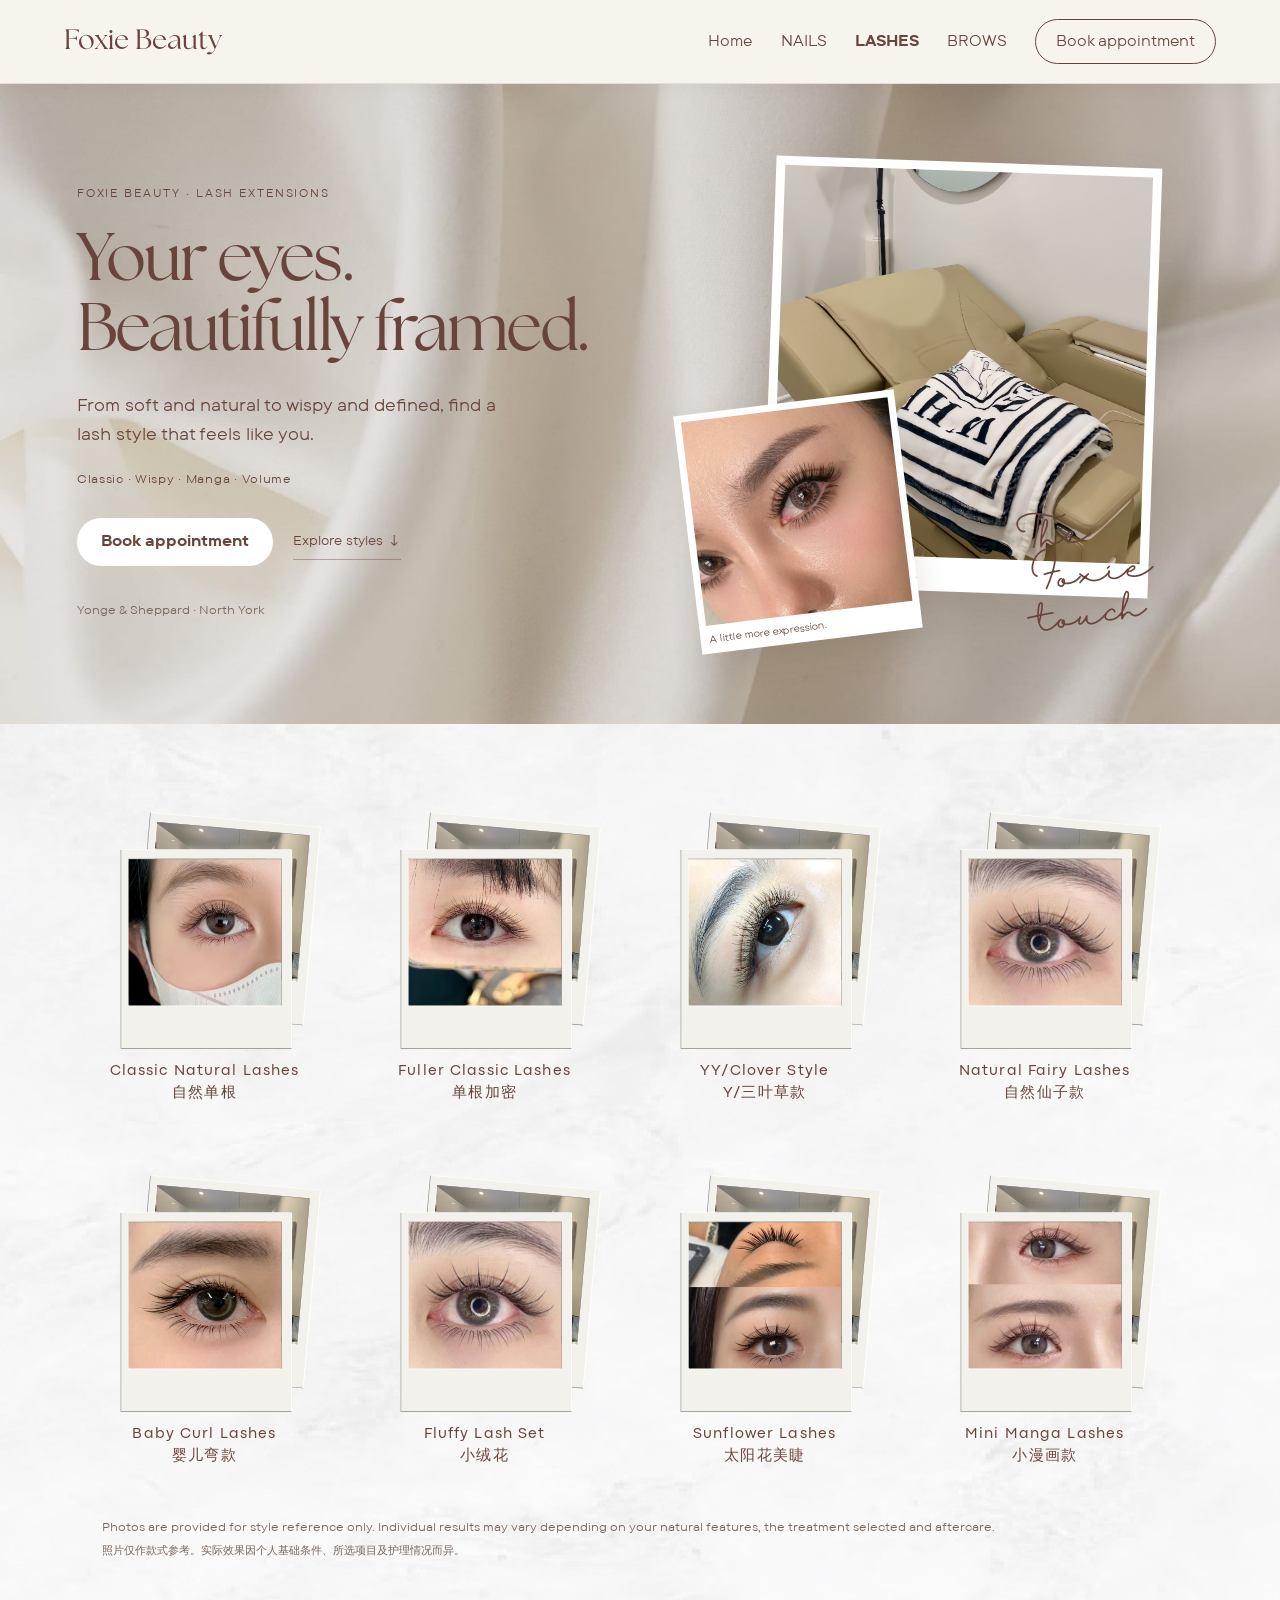
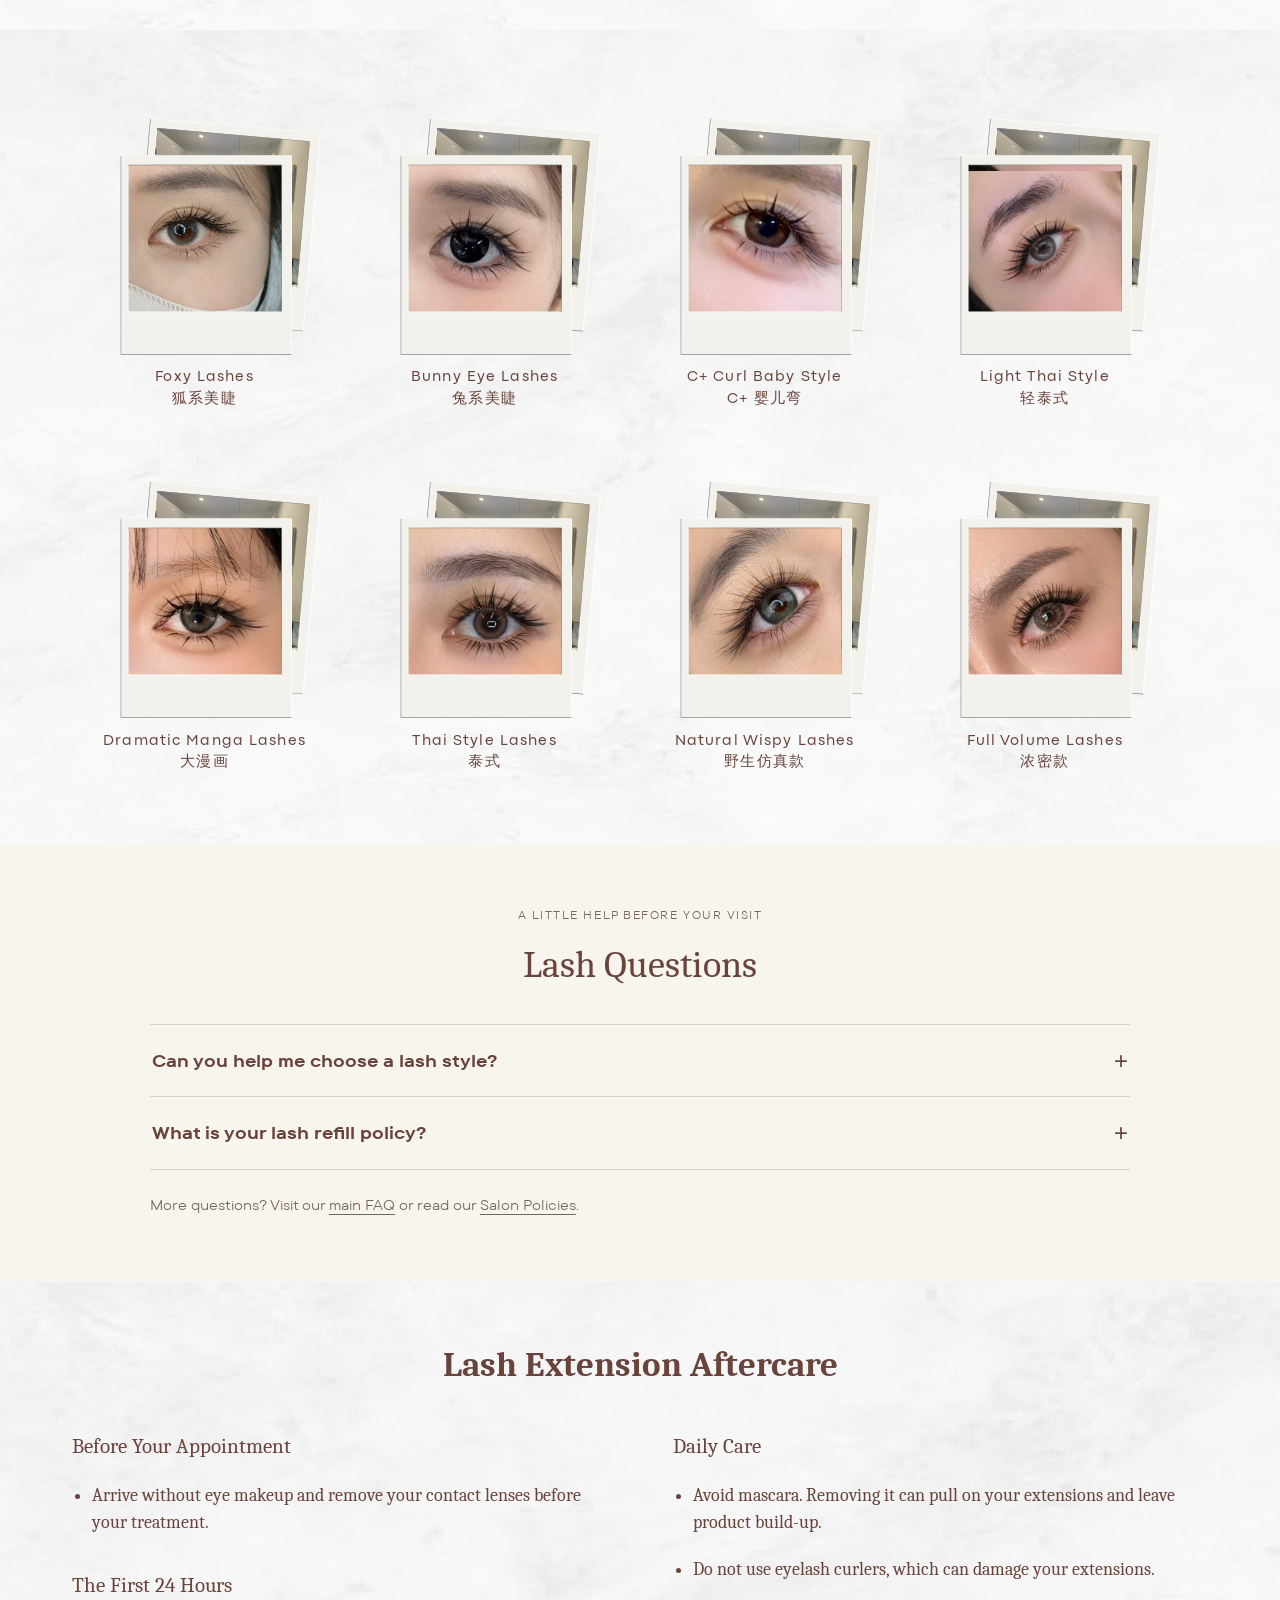
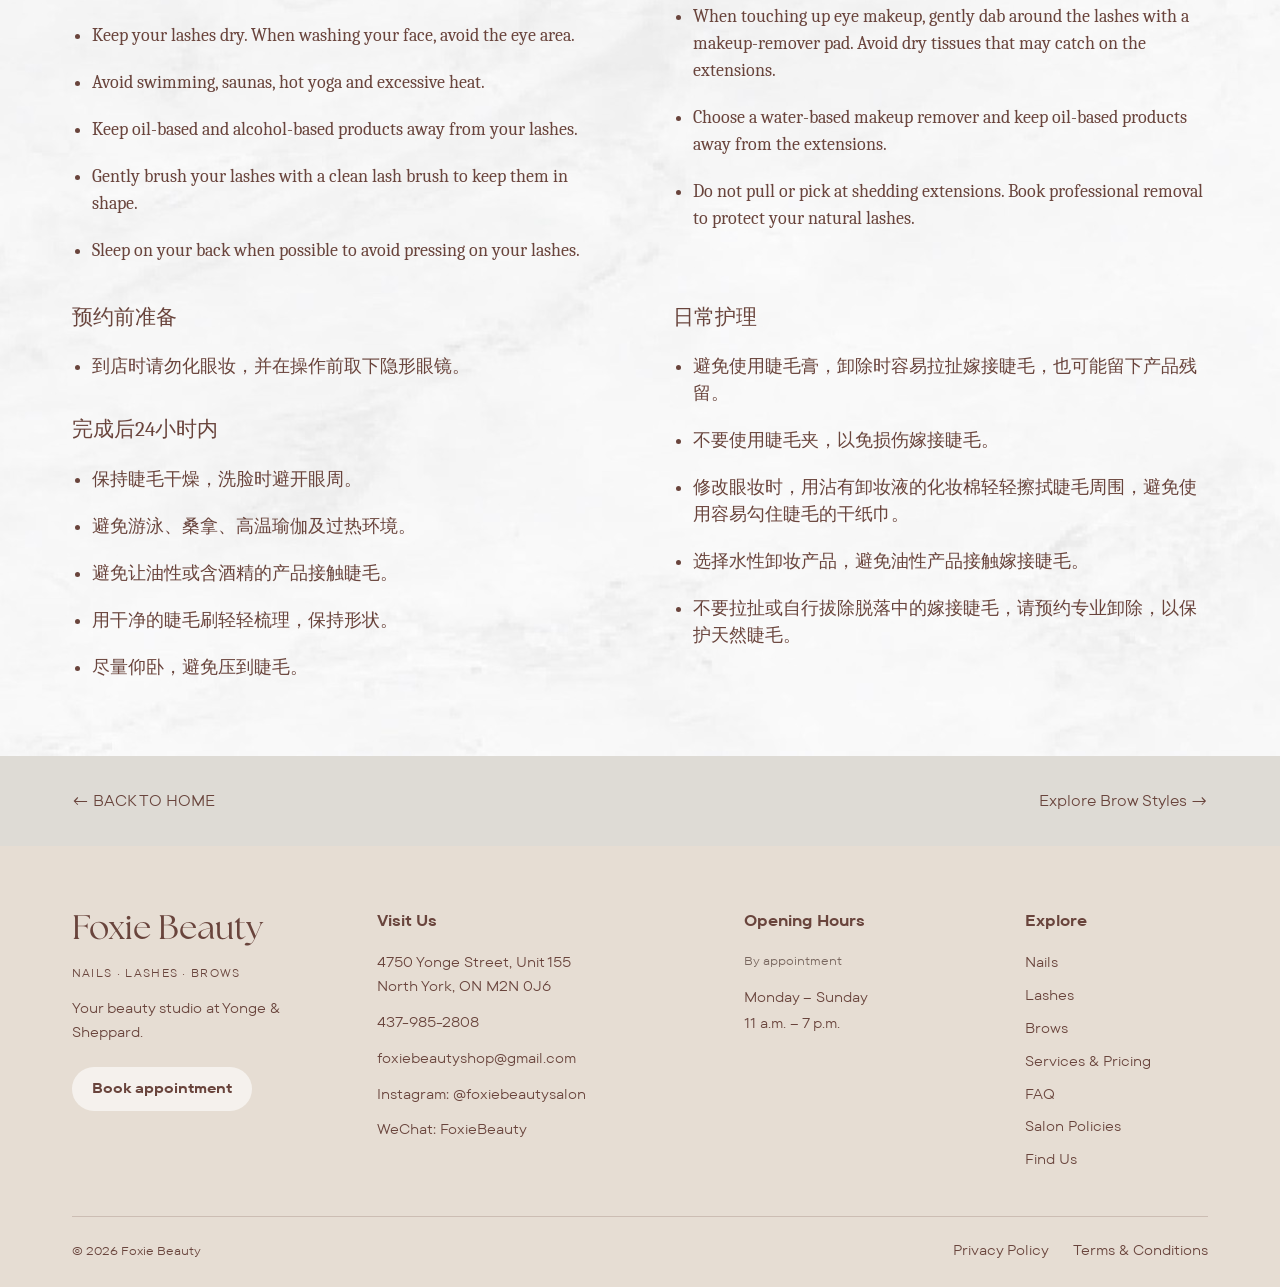
<file: lashes/index.html>
<!doctype html><html lang="en-CA"><head><meta charset="utf-8"><meta name="viewport" content="width=device-width,initial-scale=1"><title>Lash Extensions in North York | Foxie Beauty</title><meta name="description" content="Explore classic, wispy, manga and volume lash extensions at Foxie Beauty in North York. View styles, read aftercare tips and book online."><meta name="robots" content="index,follow,max-image-preview:large"><link rel="canonical" href="https://foxiebeauty.ca/lashes/"><meta name="theme-color" content="#69443c"><meta property="og:type" content="website"><meta property="og:site_name" content="Foxie Beauty"><meta property="og:title" content="Lash Extensions in North York | Foxie Beauty"><meta property="og:description" content="Explore classic, wispy, manga and volume lash extensions at Foxie Beauty in North York. View styles, read aftercare tips and book online."><meta property="og:url" content="https://foxiebeauty.ca/lashes/"><meta property="og:image" content="https://foxiebeauty.ca/assets/inspiration/d79d7027bbe825b2.jpg"><meta name="twitter:card" content="summary_large_image"><link rel="icon" href="../assets/favicon.svg" type="image/svg+xml"><link rel="stylesheet" href="../styles.css"><link rel="stylesheet" href="../refinements.css"><link rel="stylesheet" href="../corrections.css"><script src="../app.js" defer></script><script type="application/ld+json">{"@context": "https://schema.org", "@type": "WebPage", "@id": "https://foxiebeauty.ca/lashes/#webpage", "url": "https://foxiebeauty.ca/lashes/", "name": "Lash Extensions in North York | Foxie Beauty", "description": "Explore classic, wispy, manga and volume lash extensions at Foxie Beauty in North York. View styles, read aftercare tips and book online.", "isPartOf": {"@type": "WebSite", "url": "https://foxiebeauty.ca/", "name": "Foxie Beauty"}, "about": {"@type": "Service", "name": "Lash Extensions", "provider": {"@type": "BeautySalon", "name": "Foxie Beauty", "@id": "https://foxiebeauty.ca/#salon"}, "areaServed": {"@type": "Place", "name": "North York, Toronto"}}}</script><script type="application/ld+json">{"@context": "https://schema.org", "@type": "BreadcrumbList", "itemListElement": [{"@type": "ListItem", "position": 1, "name": "Home", "item": "https://foxiebeauty.ca/"}, {"@type": "ListItem", "position": 2, "name": "Lash Extensions", "item": "https://foxiebeauty.ca/lashes/"}]}</script></head><body class="inspiration-page lashes"><a class="skip-link" href="#main">Skip to content</a><header class="site-header"><a class="mobile-wordmark header-wordmark" href="../#home" aria-label="Foxie Beauty home">Foxie Beauty</a><button class="menu-toggle" aria-label="Open navigation" aria-expanded="false" aria-controls="primary-nav" hidden>Menu <span aria-hidden="true">☰</span></button><nav id="primary-nav" aria-label="Main navigation"><a href="../#home">Home</a><a href="../#service">NAILS</a><a href="../lashes/" aria-current="page">LASHES</a><a href="../semi-permanent-makeup/">BROWS</a><a class="nav-booking" href="https://www.fresha.com/a/foxie-beauty-toronto-4750-yonge-street-il761lv0/booking?menu=true&amp;pId=1017722" target="_blank" rel="noopener">Book appointment<span class="sr-only"> (opens in a new tab)</span></a></nav></header><main id="main"><section class="landing-hero editorial-hero" aria-labelledby="landing-title"><div class="landing-intro hero-copy"><p class="hero-eyebrow"><span class="hero-text-desktop">FOXIE BEAUTY · LASH EXTENSIONS</span><span class="hero-text-mobile">LASH EXTENSIONS</span></p><h1 id="landing-title">Your eyes.<br>Beautifully framed.</h1><p class="hero-description"><span class="hero-text-desktop">From soft and natural to wispy and defined, find a lash style that feels like you.</span><span class="hero-text-mobile">Find your look, from soft and natural to bold and defined.</span></p><p class="hero-style-line">Classic · Wispy · Manga · Volume</p><div class="landing-hero-action hero-action"><a class="button button-white" href="https://www.fresha.com/a/foxie-beauty-toronto-4750-yonge-street-il761lv0/booking?menu=true&amp;pId=1017722" target="_blank" rel="noopener">Book appointment</a><a class="hero-secondary" href="#styles">Explore styles ↓</a></div><p class="hero-location">Yonge &amp; Sheppard · North York</p></div><div class="hero-art"><figure class="hero-art-main"><img src="../assets/lash-studio.png" alt="Lash treatment chair and lighting at Foxie Beauty" width="1147" height="2048" fetchpriority="high"><figcaption>A little time for yourself.</figcaption></figure><figure class="hero-art-detail"><img src="../assets/inspiration/d5a187ee21fc4d9e.jpg" alt="Full volume lash style with defined curl and fullness" width="800" height="600"><figcaption>A little more expression.</figcaption></figure><span class="hero-art-tag" aria-hidden="true">The Foxie touch</span></div></section><div id="styles"><h2 class="sr-only">Lash Styles</h2><section class="inspiration-section marble" aria-label="Lash style inspiration"><div class="inspiration-grid"><figure class="style-card"><svg class="source-polaroid" xmlns="http://www.w3.org/2000/svg" viewBox="0 0 362 424" role="img" aria-label="Classic Natural Lashes — 自然单根"><defs><clipPath id="crop-lashes-3-__id132"><path d="M336.4 46L71.1 22.9c-.6-.1-1.1.4-1.2 1L47.8 278.5c-.1.6.4 1.1 1 1.2L314 302.8c.6.1 1.1-.4 1.2-1l22.2-254.6c0-.6-.4-1.1-1-1.2z"/></clipPath><clipPath id="crop-lashes-3-__id143"><path d="M287.2 87H20.9c-.6 0-1.1.5-1.1 1.1v255.6c0 .6.5 1.1 1.1 1.1h266.3c.6 0 1.1-.5 1.1-1.1V88.1c0-.6-.5-1.1-1.1-1.1z"/></clipPath></defs><path d="M354.3 31.3L59 5.6c-.6-.1-1.1.4-1.2 1l-30.1 345c-.1.6.4 1.1 1 1.1L324 378.4c.6.1 1.1-.4 1.2-1l30.1-345c0-.5-.4-1-1-1.1zm-16.9 15.9l-22.2 254.6c-.1.6-.6 1-1.1 1L48.8 279.7c-.6-.1-1-.6-1-1.1L70 23.9c.1-.6.6-1 1.2-1L336.4 46c.6.1 1 .6 1 1.2z" fill="rgb(242, 241, 235)"/><g clip-path="url(#crop-lashes-3-__id132)"><image href="../assets/inspiration/762ce6fe389a2e75.jpg" width="289.613" height="386.15" transform="translate(47.7872, -30.2252) translate(144.806, 193.075) rotate(0) translate(-144.806, -193.075)" preserveAspectRatio="none"/></g><path d="M337.4 46.8s-.1-.6-.9-.8h-.1l-.9-.1L70.3 22.8c-.5 0-1.1.1-1.2.7l.1.5c.2-.2.6-.4 1-.4l266.1 23.2h.4l-22.2 255c0 .4-.2.7-.5.9h.3c.5 0 1-.3 1-.8l22.1-255.1z" fill="rgb(137, 136, 136)"/><path d="M29 351.8c-.6-.1-1-.6-1-1.2l-.1 1.1c-.1.6.4 1.1 1 1.2l296.6 25.8c.3 0 .5-.1.7-.2l-1.1-.9L29 351.8z" fill="rgb(137, 136, 136)"/><path d="M28.9 351.8L59 6.6l-.7-.7c-.2.1-.3.4-.4.7l-30 345.1c-.1.6.4 1.1 1 1.2l1.1.1c-.7-.1-1.1-.6-1.1-1.2z" fill="rgb(137, 136, 136)"/><path d="M47.8 278.5L70 23.9v-.2l-.7-.7c-.2.2-.4.4-.4.8L46.7 278.4c-.1.6.4 1.1 1 1.2l1.1.1c-.6-.1-1.1-.6-1-1.2z" fill="rgb(255, 255, 255)"/><path d="M59 6.6z" fill="rgb(255, 255, 255)"/><path d="M314.4 302h-.3L47.9 278.8c-.6-.1-1-.6-1-1.1l-.1 1.1c-.1.6.4 1.1 1 1.2L314 303.1c.3 0 .6-.1.8-.3l-.4-.8z" fill="rgb(255, 255, 255)"/><path d="M59 6.6l.1-.3c-.1.1-.1.2-.1.3z" fill="rgb(255, 255, 255)"/><path d="M355.8 31.4L60.2 5.7l-1-.1c-.3 0-.6.1-.8.3l.6.7h.1l296.6 25.8c.6.1 1 .6 1 1.2l.1-1.1c0-.5-.4-1-1-1.1z" fill="rgb(255, 255, 255)"/><path d="M326.7 377.7l30-344.4s-.6-.7-.8-.9c0 0-.2-.2-.6-.2l-30.1 345.3 1.1.9c.2-.1.4-.4.4-.7z" fill="rgb(255, 255, 255)"/><path d="M303.7 70.9H7.3c-.6 0-1.1.5-1.1 1.1v346.3c0 .6.5 1.1 1.1 1.1h296.4c.6 0 1.1-.5 1.1-1.1V71.9c0-.6-.5-1-1.1-1zm-15.4 17.2v255.6c0 .6-.5 1.1-1.1 1.1H20.9c-.6 0-1.1-.5-1.1-1.1V88.1c0-.6.5-1.1 1.1-1.1h266.3c.6 0 1.1.5 1.1 1.1z" fill="rgb(242, 241, 235)"/><g clip-path="url(#crop-lashes-3-__id143)"><image href="../assets/inspiration/d79d7027bbe825b2.jpg" width="307.701" height="458.195" transform="translate(-15.1626, 87) translate(153.851, 229.098) rotate(0) translate(-153.851, -229.098)" preserveAspectRatio="none"/></g><path d="M288.3 87.8s-.2-.6-1-.7H20c-.5 0-1.1.2-1.1.8l.2.5c.2-.3.6-.4.9-.4h267.5v256c0 .4-.2.7-.4.9h.3c.5 0 .9-.4.9-.9V87.8z" fill="rgb(137, 136, 136)"/><path d="M7.5 418.4c-.6 0-1.1-.5-1.1-1.1v1.1c0 .6.5 1.1 1.1 1.1h297.8c.3 0 .5-.1.7-.3l-1.1-.8H7.5z" fill="rgb(137, 136, 136)"/><path d="M7.4 418.4V71.9l-.7-.7c-.2.2-.3.4-.3.7v346.4c0 .6.5 1.1 1.1 1.1h1.1c-.7 0-1.2-.5-1.2-1z" fill="rgb(137, 136, 136)"/><path d="M19.8 343.7V87.9l-.7-.6c-.2.2-.3.5-.3.8v255.6c0 .6.5 1.1 1.1 1.1H21c-.7 0-1.2-.5-1.2-1.1z" fill="rgb(255, 255, 255)"/><path d="M7.4 71.9z" fill="rgb(255, 255, 255)"/><path d="M287.5 343.9c-.1 0-.2.1-.3.1H20c-.6 0-1.1-.5-1.1-1.1v1.1c0 .6.5 1.1 1.1 1.1h267.2c.3 0 .6-.2.8-.4l-.5-.8z" fill="rgb(255, 255, 255)"/><path d="M7.4 71.9l.1-.3c-.1.1-.1.2-.1.3z" fill="rgb(255, 255, 255)"/><path d="M305.2 70.8H7.5c-.3 0-.6.2-.8.4l.7.7h297.9c.6 0 1.1.5 1.1 1.1v-1.1c-.1-.6-.6-1.1-1.2-1.1z" fill="rgb(255, 255, 255)"/><path d="M306.3 418.3V72.7s-.7-.6-.9-.8c0 0-.2-.2-.7-.2v346.7l1.2.8c.3-.2.4-.5.4-.9z" fill="rgb(255, 255, 255)"/></svg><figcaption class="style-caption"><h3>Classic Natural Lashes</h3><p lang="zh-Hans">自然单根</p></figcaption></figure><figure class="style-card"><svg class="source-polaroid" xmlns="http://www.w3.org/2000/svg" viewBox="0 0 362 424" role="img" aria-label="Fuller Classic Lashes — 单根加密"><defs><clipPath id="crop-lashes-0-__id59"><path d="M336.4 46L71.1 22.9c-.6-.1-1.1.4-1.2 1L47.8 278.5c-.1.6.4 1.1 1 1.2L314 302.8c.6.1 1.1-.4 1.2-1l22.2-254.6c0-.6-.4-1.1-1-1.2z"/></clipPath><clipPath id="crop-lashes-0-__id70"><path d="M287.2 87H20.9c-.6 0-1.1.5-1.1 1.1v255.6c0 .6.5 1.1 1.1 1.1h266.3c.6 0 1.1-.5 1.1-1.1V88.1c0-.6-.5-1.1-1.1-1.1z"/></clipPath></defs><path d="M354.3 31.3L59 5.6c-.6-.1-1.1.4-1.2 1l-30.1 345c-.1.6.4 1.1 1 1.1L324 378.4c.6.1 1.1-.4 1.2-1l30.1-345c0-.5-.4-1-1-1.1zm-16.9 15.9l-22.2 254.6c-.1.6-.6 1-1.1 1L48.8 279.7c-.6-.1-1-.6-1-1.1L70 23.9c.1-.6.6-1 1.2-1L336.4 46c.6.1 1 .6 1 1.2z" fill="rgb(242, 241, 235)"/><g clip-path="url(#crop-lashes-0-__id59)"><image href="../assets/inspiration/762ce6fe389a2e75.jpg" width="289.613" height="386.15" transform="translate(47.7872, -30.2252) translate(144.806, 193.075) rotate(0) translate(-144.806, -193.075)" preserveAspectRatio="none"/></g><path d="M337.4 46.8s-.1-.6-.9-.8h-.1l-.9-.1L70.3 22.8c-.5 0-1.1.1-1.2.7l.1.5c.2-.2.6-.4 1-.4l266.1 23.2h.4l-22.2 255c0 .4-.2.7-.5.9h.3c.5 0 1-.3 1-.8l22.1-255.1z" fill="rgb(137, 136, 136)"/><path d="M29 351.8c-.6-.1-1-.6-1-1.2l-.1 1.1c-.1.6.4 1.1 1 1.2l296.6 25.8c.3 0 .5-.1.7-.2l-1.1-.9L29 351.8z" fill="rgb(137, 136, 136)"/><path d="M28.9 351.8L59 6.6l-.7-.7c-.2.1-.3.4-.4.7l-30 345.1c-.1.6.4 1.1 1 1.2l1.1.1c-.7-.1-1.1-.6-1.1-1.2z" fill="rgb(137, 136, 136)"/><path d="M47.8 278.5L70 23.9v-.2l-.7-.7c-.2.2-.4.4-.4.8L46.7 278.4c-.1.6.4 1.1 1 1.2l1.1.1c-.6-.1-1.1-.6-1-1.2z" fill="rgb(255, 255, 255)"/><path d="M59 6.6z" fill="rgb(255, 255, 255)"/><path d="M314.4 302h-.3L47.9 278.8c-.6-.1-1-.6-1-1.1l-.1 1.1c-.1.6.4 1.1 1 1.2L314 303.1c.3 0 .6-.1.8-.3l-.4-.8z" fill="rgb(255, 255, 255)"/><path d="M59 6.6l.1-.3c-.1.1-.1.2-.1.3z" fill="rgb(255, 255, 255)"/><path d="M355.8 31.4L60.2 5.7l-1-.1c-.3 0-.6.1-.8.3l.6.7h.1l296.6 25.8c.6.1 1 .6 1 1.2l.1-1.1c0-.5-.4-1-1-1.1z" fill="rgb(255, 255, 255)"/><path d="M326.7 377.7l30-344.4s-.6-.7-.8-.9c0 0-.2-.2-.6-.2l-30.1 345.3 1.1.9c.2-.1.4-.4.4-.7z" fill="rgb(255, 255, 255)"/><path d="M303.7 70.9H7.3c-.6 0-1.1.5-1.1 1.1v346.3c0 .6.5 1.1 1.1 1.1h296.4c.6 0 1.1-.5 1.1-1.1V71.9c0-.6-.5-1-1.1-1zm-15.4 17.2v255.6c0 .6-.5 1.1-1.1 1.1H20.9c-.6 0-1.1-.5-1.1-1.1V88.1c0-.6.5-1.1 1.1-1.1h266.3c.6 0 1.1.5 1.1 1.1z" fill="rgb(242, 241, 235)"/><g clip-path="url(#crop-lashes-0-__id70)"><image href="../assets/inspiration/207b939600bd5f6f.jpg" width="287.923" height="383.813" transform="translate(2.08917, 57.4903) translate(143.962, 191.906) rotate(0) translate(-143.962, -191.906)" preserveAspectRatio="none"/></g><path d="M288.3 87.8s-.2-.6-1-.7H20c-.5 0-1.1.2-1.1.8l.2.5c.2-.3.6-.4.9-.4h267.5v256c0 .4-.2.7-.4.9h.3c.5 0 .9-.4.9-.9V87.8z" fill="rgb(137, 136, 136)"/><path d="M7.5 418.4c-.6 0-1.1-.5-1.1-1.1v1.1c0 .6.5 1.1 1.1 1.1h297.8c.3 0 .5-.1.7-.3l-1.1-.8H7.5z" fill="rgb(137, 136, 136)"/><path d="M7.4 418.4V71.9l-.7-.7c-.2.2-.3.4-.3.7v346.4c0 .6.5 1.1 1.1 1.1h1.1c-.7 0-1.2-.5-1.2-1z" fill="rgb(137, 136, 136)"/><path d="M19.8 343.7V87.9l-.7-.6c-.2.2-.3.5-.3.8v255.6c0 .6.5 1.1 1.1 1.1H21c-.7 0-1.2-.5-1.2-1.1z" fill="rgb(255, 255, 255)"/><path d="M7.4 71.9z" fill="rgb(255, 255, 255)"/><path d="M287.5 343.9c-.1 0-.2.1-.3.1H20c-.6 0-1.1-.5-1.1-1.1v1.1c0 .6.5 1.1 1.1 1.1h267.2c.3 0 .6-.2.8-.4l-.5-.8z" fill="rgb(255, 255, 255)"/><path d="M7.4 71.9l.1-.3c-.1.1-.1.2-.1.3z" fill="rgb(255, 255, 255)"/><path d="M305.2 70.8H7.5c-.3 0-.6.2-.8.4l.7.7h297.9c.6 0 1.1.5 1.1 1.1v-1.1c-.1-.6-.6-1.1-1.2-1.1z" fill="rgb(255, 255, 255)"/><path d="M306.3 418.3V72.7s-.7-.6-.9-.8c0 0-.2-.2-.7-.2v346.7l1.2.8c.3-.2.4-.5.4-.9z" fill="rgb(255, 255, 255)"/></svg><figcaption class="style-caption"><h3>Fuller Classic Lashes</h3><p lang="zh-Hans">单根加密</p></figcaption></figure><figure class="style-card"><svg class="source-polaroid" xmlns="http://www.w3.org/2000/svg" viewBox="0 0 362 424" role="img" aria-label="YY/Clover Style — Y/三叶草款"><defs><clipPath id="crop-lashes-1-__id83"><path d="M336.4 46L71.1 22.9c-.6-.1-1.1.4-1.2 1L47.8 278.5c-.1.6.4 1.1 1 1.2L314 302.8c.6.1 1.1-.4 1.2-1l22.2-254.6c0-.6-.4-1.1-1-1.2z"/></clipPath><clipPath id="crop-lashes-1-__id94"><path d="M287.2 87H20.9c-.6 0-1.1.5-1.1 1.1v255.6c0 .6.5 1.1 1.1 1.1h266.3c.6 0 1.1-.5 1.1-1.1V88.1c0-.6-.5-1.1-1.1-1.1z"/></clipPath></defs><path d="M354.3 31.3L59 5.6c-.6-.1-1.1.4-1.2 1l-30.1 345c-.1.6.4 1.1 1 1.1L324 378.4c.6.1 1.1-.4 1.2-1l30.1-345c0-.5-.4-1-1-1.1zm-16.9 15.9l-22.2 254.6c-.1.6-.6 1-1.1 1L48.8 279.7c-.6-.1-1-.6-1-1.1L70 23.9c.1-.6.6-1 1.2-1L336.4 46c.6.1 1 .6 1 1.2z" fill="rgb(242, 241, 235)"/><g clip-path="url(#crop-lashes-1-__id83)"><image href="../assets/inspiration/762ce6fe389a2e75.jpg" width="289.613" height="386.15" transform="translate(47.7872, -30.2252) translate(144.806, 193.075) rotate(0) translate(-144.806, -193.075)" preserveAspectRatio="none"/></g><path d="M337.4 46.8s-.1-.6-.9-.8h-.1l-.9-.1L70.3 22.8c-.5 0-1.1.1-1.2.7l.1.5c.2-.2.6-.4 1-.4l266.1 23.2h.4l-22.2 255c0 .4-.2.7-.5.9h.3c.5 0 1-.3 1-.8l22.1-255.1z" fill="rgb(137, 136, 136)"/><path d="M29 351.8c-.6-.1-1-.6-1-1.2l-.1 1.1c-.1.6.4 1.1 1 1.2l296.6 25.8c.3 0 .5-.1.7-.2l-1.1-.9L29 351.8z" fill="rgb(137, 136, 136)"/><path d="M28.9 351.8L59 6.6l-.7-.7c-.2.1-.3.4-.4.7l-30 345.1c-.1.6.4 1.1 1 1.2l1.1.1c-.7-.1-1.1-.6-1.1-1.2z" fill="rgb(137, 136, 136)"/><path d="M47.8 278.5L70 23.9v-.2l-.7-.7c-.2.2-.4.4-.4.8L46.7 278.4c-.1.6.4 1.1 1 1.2l1.1.1c-.6-.1-1.1-.6-1-1.2z" fill="rgb(255, 255, 255)"/><path d="M59 6.6z" fill="rgb(255, 255, 255)"/><path d="M314.4 302h-.3L47.9 278.8c-.6-.1-1-.6-1-1.1l-.1 1.1c-.1.6.4 1.1 1 1.2L314 303.1c.3 0 .6-.1.8-.3l-.4-.8z" fill="rgb(255, 255, 255)"/><path d="M59 6.6l.1-.3c-.1.1-.1.2-.1.3z" fill="rgb(255, 255, 255)"/><path d="M355.8 31.4L60.2 5.7l-1-.1c-.3 0-.6.1-.8.3l.6.7h.1l296.6 25.8c.6.1 1 .6 1 1.2l.1-1.1c0-.5-.4-1-1-1.1z" fill="rgb(255, 255, 255)"/><path d="M326.7 377.7l30-344.4s-.6-.7-.8-.9c0 0-.2-.2-.6-.2l-30.1 345.3 1.1.9c.2-.1.4-.4.4-.7z" fill="rgb(255, 255, 255)"/><path d="M303.7 70.9H7.3c-.6 0-1.1.5-1.1 1.1v346.3c0 .6.5 1.1 1.1 1.1h296.4c.6 0 1.1-.5 1.1-1.1V71.9c0-.6-.5-1-1.1-1zm-15.4 17.2v255.6c0 .6-.5 1.1-1.1 1.1H20.9c-.6 0-1.1-.5-1.1-1.1V88.1c0-.6.5-1.1 1.1-1.1h266.3c.6 0 1.1.5 1.1 1.1z" fill="rgb(242, 241, 235)"/><g clip-path="url(#crop-lashes-1-__id94)"><image href="../assets/inspiration/7f2764ffccf21e85.jpg" width="271.535" height="361.608" transform="translate(19.8, 25.5876) translate(135.768, 180.804) rotate(0) translate(-135.768, -180.804)" preserveAspectRatio="none"/></g><path d="M288.3 87.8s-.2-.6-1-.7H20c-.5 0-1.1.2-1.1.8l.2.5c.2-.3.6-.4.9-.4h267.5v256c0 .4-.2.7-.4.9h.3c.5 0 .9-.4.9-.9V87.8z" fill="rgb(137, 136, 136)"/><path d="M7.5 418.4c-.6 0-1.1-.5-1.1-1.1v1.1c0 .6.5 1.1 1.1 1.1h297.8c.3 0 .5-.1.7-.3l-1.1-.8H7.5z" fill="rgb(137, 136, 136)"/><path d="M7.4 418.4V71.9l-.7-.7c-.2.2-.3.4-.3.7v346.4c0 .6.5 1.1 1.1 1.1h1.1c-.7 0-1.2-.5-1.2-1z" fill="rgb(137, 136, 136)"/><path d="M19.8 343.7V87.9l-.7-.6c-.2.2-.3.5-.3.8v255.6c0 .6.5 1.1 1.1 1.1H21c-.7 0-1.2-.5-1.2-1.1z" fill="rgb(255, 255, 255)"/><path d="M7.4 71.9z" fill="rgb(255, 255, 255)"/><path d="M287.5 343.9c-.1 0-.2.1-.3.1H20c-.6 0-1.1-.5-1.1-1.1v1.1c0 .6.5 1.1 1.1 1.1h267.2c.3 0 .6-.2.8-.4l-.5-.8z" fill="rgb(255, 255, 255)"/><path d="M7.4 71.9l.1-.3c-.1.1-.1.2-.1.3z" fill="rgb(255, 255, 255)"/><path d="M305.2 70.8H7.5c-.3 0-.6.2-.8.4l.7.7h297.9c.6 0 1.1.5 1.1 1.1v-1.1c-.1-.6-.6-1.1-1.2-1.1z" fill="rgb(255, 255, 255)"/><path d="M306.3 418.3V72.7s-.7-.6-.9-.8c0 0-.2-.2-.7-.2v346.7l1.2.8c.3-.2.4-.5.4-.9z" fill="rgb(255, 255, 255)"/></svg><figcaption class="style-caption"><h3>YY/Clover Style</h3><p lang="zh-Hans">Y/三叶草款</p></figcaption></figure><figure class="style-card"><svg class="source-polaroid" xmlns="http://www.w3.org/2000/svg" viewBox="0 0 362 424" role="img" aria-label="Natural Fairy Lashes — 自然仙子款"><defs><clipPath id="crop-lashes-2-__id107"><path d="M336.4 46L71.1 22.9c-.6-.1-1.1.4-1.2 1L47.8 278.5c-.1.6.4 1.1 1 1.2L314 302.8c.6.1 1.1-.4 1.2-1l22.2-254.6c0-.6-.4-1.1-1-1.2z"/></clipPath><clipPath id="crop-lashes-2-__id118"><path d="M287.2 87H20.9c-.6 0-1.1.5-1.1 1.1v255.6c0 .6.5 1.1 1.1 1.1h266.3c.6 0 1.1-.5 1.1-1.1V88.1c0-.6-.5-1.1-1.1-1.1z"/></clipPath></defs><path d="M354.3 31.3L59 5.6c-.6-.1-1.1.4-1.2 1l-30.1 345c-.1.6.4 1.1 1 1.1L324 378.4c.6.1 1.1-.4 1.2-1l30.1-345c0-.5-.4-1-1-1.1zm-16.9 15.9l-22.2 254.6c-.1.6-.6 1-1.1 1L48.8 279.7c-.6-.1-1-.6-1-1.1L70 23.9c.1-.6.6-1 1.2-1L336.4 46c.6.1 1 .6 1 1.2z" fill="rgb(242, 241, 235)"/><g clip-path="url(#crop-lashes-2-__id107)"><image href="../assets/inspiration/762ce6fe389a2e75.jpg" width="289.613" height="386.15" transform="translate(47.7872, -30.2252) translate(144.806, 193.075) rotate(0) translate(-144.806, -193.075)" preserveAspectRatio="none"/></g><path d="M337.4 46.8s-.1-.6-.9-.8h-.1l-.9-.1L70.3 22.8c-.5 0-1.1.1-1.2.7l.1.5c.2-.2.6-.4 1-.4l266.1 23.2h.4l-22.2 255c0 .4-.2.7-.5.9h.3c.5 0 1-.3 1-.8l22.1-255.1z" fill="rgb(137, 136, 136)"/><path d="M29 351.8c-.6-.1-1-.6-1-1.2l-.1 1.1c-.1.6.4 1.1 1 1.2l296.6 25.8c.3 0 .5-.1.7-.2l-1.1-.9L29 351.8z" fill="rgb(137, 136, 136)"/><path d="M28.9 351.8L59 6.6l-.7-.7c-.2.1-.3.4-.4.7l-30 345.1c-.1.6.4 1.1 1 1.2l1.1.1c-.7-.1-1.1-.6-1.1-1.2z" fill="rgb(137, 136, 136)"/><path d="M47.8 278.5L70 23.9v-.2l-.7-.7c-.2.2-.4.4-.4.8L46.7 278.4c-.1.6.4 1.1 1 1.2l1.1.1c-.6-.1-1.1-.6-1-1.2z" fill="rgb(255, 255, 255)"/><path d="M59 6.6z" fill="rgb(255, 255, 255)"/><path d="M314.4 302h-.3L47.9 278.8c-.6-.1-1-.6-1-1.1l-.1 1.1c-.1.6.4 1.1 1 1.2L314 303.1c.3 0 .6-.1.8-.3l-.4-.8z" fill="rgb(255, 255, 255)"/><path d="M59 6.6l.1-.3c-.1.1-.1.2-.1.3z" fill="rgb(255, 255, 255)"/><path d="M355.8 31.4L60.2 5.7l-1-.1c-.3 0-.6.1-.8.3l.6.7h.1l296.6 25.8c.6.1 1 .6 1 1.2l.1-1.1c0-.5-.4-1-1-1.1z" fill="rgb(255, 255, 255)"/><path d="M326.7 377.7l30-344.4s-.6-.7-.8-.9c0 0-.2-.2-.6-.2l-30.1 345.3 1.1.9c.2-.1.4-.4.4-.7z" fill="rgb(255, 255, 255)"/><path d="M303.7 70.9H7.3c-.6 0-1.1.5-1.1 1.1v346.3c0 .6.5 1.1 1.1 1.1h296.4c.6 0 1.1-.5 1.1-1.1V71.9c0-.6-.5-1-1.1-1zm-15.4 17.2v255.6c0 .6-.5 1.1-1.1 1.1H20.9c-.6 0-1.1-.5-1.1-1.1V88.1c0-.6.5-1.1 1.1-1.1h266.3c.6 0 1.1.5 1.1 1.1z" fill="rgb(242, 241, 235)"/><g clip-path="url(#crop-lashes-2-__id118)"><image href="../assets/inspiration/814497c0f2b19460.jpg" width="392.49" height="523.956" transform="translate(-36.85, 87) translate(196.245, 261.978) rotate(0) translate(-196.245, -261.978)" preserveAspectRatio="none"/></g><path d="M288.3 87.8s-.2-.6-1-.7H20c-.5 0-1.1.2-1.1.8l.2.5c.2-.3.6-.4.9-.4h267.5v256c0 .4-.2.7-.4.9h.3c.5 0 .9-.4.9-.9V87.8z" fill="rgb(137, 136, 136)"/><path d="M7.5 418.4c-.6 0-1.1-.5-1.1-1.1v1.1c0 .6.5 1.1 1.1 1.1h297.8c.3 0 .5-.1.7-.3l-1.1-.8H7.5z" fill="rgb(137, 136, 136)"/><path d="M7.4 418.4V71.9l-.7-.7c-.2.2-.3.4-.3.7v346.4c0 .6.5 1.1 1.1 1.1h1.1c-.7 0-1.2-.5-1.2-1z" fill="rgb(137, 136, 136)"/><path d="M19.8 343.7V87.9l-.7-.6c-.2.2-.3.5-.3.8v255.6c0 .6.5 1.1 1.1 1.1H21c-.7 0-1.2-.5-1.2-1.1z" fill="rgb(255, 255, 255)"/><path d="M7.4 71.9z" fill="rgb(255, 255, 255)"/><path d="M287.5 343.9c-.1 0-.2.1-.3.1H20c-.6 0-1.1-.5-1.1-1.1v1.1c0 .6.5 1.1 1.1 1.1h267.2c.3 0 .6-.2.8-.4l-.5-.8z" fill="rgb(255, 255, 255)"/><path d="M7.4 71.9l.1-.3c-.1.1-.1.2-.1.3z" fill="rgb(255, 255, 255)"/><path d="M305.2 70.8H7.5c-.3 0-.6.2-.8.4l.7.7h297.9c.6 0 1.1.5 1.1 1.1v-1.1c-.1-.6-.6-1.1-1.2-1.1z" fill="rgb(255, 255, 255)"/><path d="M306.3 418.3V72.7s-.7-.6-.9-.8c0 0-.2-.2-.7-.2v346.7l1.2.8c.3-.2.4-.5.4-.9z" fill="rgb(255, 255, 255)"/></svg><figcaption class="style-caption"><h3>Natural Fairy Lashes</h3><p lang="zh-Hans">自然仙子款</p></figcaption></figure><figure class="style-card"><svg class="source-polaroid" xmlns="http://www.w3.org/2000/svg" viewBox="0 0 362 424" role="img" aria-label="Baby Curl Lashes — 婴儿弯款"><defs><clipPath id="crop-lashes-4-__id157"><path d="M336.4 46L71.1 22.9c-.6-.1-1.1.4-1.2 1L47.8 278.5c-.1.6.4 1.1 1 1.2L314 302.8c.6.1 1.1-.4 1.2-1l22.2-254.6c0-.6-.4-1.1-1-1.2z"/></clipPath><clipPath id="crop-lashes-4-__id168"><path d="M287.2 87H20.9c-.6 0-1.1.5-1.1 1.1v255.6c0 .6.5 1.1 1.1 1.1h266.3c.6 0 1.1-.5 1.1-1.1V88.1c0-.6-.5-1.1-1.1-1.1z"/></clipPath></defs><path d="M354.3 31.3L59 5.6c-.6-.1-1.1.4-1.2 1l-30.1 345c-.1.6.4 1.1 1 1.1L324 378.4c.6.1 1.1-.4 1.2-1l30.1-345c0-.5-.4-1-1-1.1zm-16.9 15.9l-22.2 254.6c-.1.6-.6 1-1.1 1L48.8 279.7c-.6-.1-1-.6-1-1.1L70 23.9c.1-.6.6-1 1.2-1L336.4 46c.6.1 1 .6 1 1.2z" fill="rgb(242, 241, 235)"/><g clip-path="url(#crop-lashes-4-__id157)"><image href="../assets/inspiration/762ce6fe389a2e75.jpg" width="289.613" height="386.15" transform="translate(47.7872, -30.2252) translate(144.806, 193.075) rotate(0) translate(-144.806, -193.075)" preserveAspectRatio="none"/></g><path d="M337.4 46.8s-.1-.6-.9-.8h-.1l-.9-.1L70.3 22.8c-.5 0-1.1.1-1.2.7l.1.5c.2-.2.6-.4 1-.4l266.1 23.2h.4l-22.2 255c0 .4-.2.7-.5.9h.3c.5 0 1-.3 1-.8l22.1-255.1z" fill="rgb(137, 136, 136)"/><path d="M29 351.8c-.6-.1-1-.6-1-1.2l-.1 1.1c-.1.6.4 1.1 1 1.2l296.6 25.8c.3 0 .5-.1.7-.2l-1.1-.9L29 351.8z" fill="rgb(137, 136, 136)"/><path d="M28.9 351.8L59 6.6l-.7-.7c-.2.1-.3.4-.4.7l-30 345.1c-.1.6.4 1.1 1 1.2l1.1.1c-.7-.1-1.1-.6-1.1-1.2z" fill="rgb(137, 136, 136)"/><path d="M47.8 278.5L70 23.9v-.2l-.7-.7c-.2.2-.4.4-.4.8L46.7 278.4c-.1.6.4 1.1 1 1.2l1.1.1c-.6-.1-1.1-.6-1-1.2z" fill="rgb(255, 255, 255)"/><path d="M59 6.6z" fill="rgb(255, 255, 255)"/><path d="M314.4 302h-.3L47.9 278.8c-.6-.1-1-.6-1-1.1l-.1 1.1c-.1.6.4 1.1 1 1.2L314 303.1c.3 0 .6-.1.8-.3l-.4-.8z" fill="rgb(255, 255, 255)"/><path d="M59 6.6l.1-.3c-.1.1-.1.2-.1.3z" fill="rgb(255, 255, 255)"/><path d="M355.8 31.4L60.2 5.7l-1-.1c-.3 0-.6.1-.8.3l.6.7h.1l296.6 25.8c.6.1 1 .6 1 1.2l.1-1.1c0-.5-.4-1-1-1.1z" fill="rgb(255, 255, 255)"/><path d="M326.7 377.7l30-344.4s-.6-.7-.8-.9c0 0-.2-.2-.6-.2l-30.1 345.3 1.1.9c.2-.1.4-.4.4-.7z" fill="rgb(255, 255, 255)"/><path d="M303.7 70.9H7.3c-.6 0-1.1.5-1.1 1.1v346.3c0 .6.5 1.1 1.1 1.1h296.4c.6 0 1.1-.5 1.1-1.1V71.9c0-.6-.5-1-1.1-1zm-15.4 17.2v255.6c0 .6-.5 1.1-1.1 1.1H20.9c-.6 0-1.1-.5-1.1-1.1V88.1c0-.6.5-1.1 1.1-1.1h266.3c.6 0 1.1.5 1.1 1.1z" fill="rgb(242, 241, 235)"/><g clip-path="url(#crop-lashes-4-__id168)"><image href="../assets/inspiration/e1f2fa4c398ae100.jpg" width="302.698" height="403.676" transform="translate(4.22487, 78.7851) translate(151.349, 201.838) rotate(0) translate(-151.349, -201.838)" preserveAspectRatio="none"/></g><path d="M288.3 87.8s-.2-.6-1-.7H20c-.5 0-1.1.2-1.1.8l.2.5c.2-.3.6-.4.9-.4h267.5v256c0 .4-.2.7-.4.9h.3c.5 0 .9-.4.9-.9V87.8z" fill="rgb(137, 136, 136)"/><path d="M7.5 418.4c-.6 0-1.1-.5-1.1-1.1v1.1c0 .6.5 1.1 1.1 1.1h297.8c.3 0 .5-.1.7-.3l-1.1-.8H7.5z" fill="rgb(137, 136, 136)"/><path d="M7.4 418.4V71.9l-.7-.7c-.2.2-.3.4-.3.7v346.4c0 .6.5 1.1 1.1 1.1h1.1c-.7 0-1.2-.5-1.2-1z" fill="rgb(137, 136, 136)"/><path d="M19.8 343.7V87.9l-.7-.6c-.2.2-.3.5-.3.8v255.6c0 .6.5 1.1 1.1 1.1H21c-.7 0-1.2-.5-1.2-1.1z" fill="rgb(255, 255, 255)"/><path d="M7.4 71.9z" fill="rgb(255, 255, 255)"/><path d="M287.5 343.9c-.1 0-.2.1-.3.1H20c-.6 0-1.1-.5-1.1-1.1v1.1c0 .6.5 1.1 1.1 1.1h267.2c.3 0 .6-.2.8-.4l-.5-.8z" fill="rgb(255, 255, 255)"/><path d="M7.4 71.9l.1-.3c-.1.1-.1.2-.1.3z" fill="rgb(255, 255, 255)"/><path d="M305.2 70.8H7.5c-.3 0-.6.2-.8.4l.7.7h297.9c.6 0 1.1.5 1.1 1.1v-1.1c-.1-.6-.6-1.1-1.2-1.1z" fill="rgb(255, 255, 255)"/><path d="M306.3 418.3V72.7s-.7-.6-.9-.8c0 0-.2-.2-.7-.2v346.7l1.2.8c.3-.2.4-.5.4-.9z" fill="rgb(255, 255, 255)"/></svg><figcaption class="style-caption"><h3>Baby Curl Lashes</h3><p lang="zh-Hans">婴儿弯款</p></figcaption></figure><figure class="style-card"><svg class="source-polaroid" xmlns="http://www.w3.org/2000/svg" viewBox="0 0 362 424" role="img" aria-label="Fluffy Lash Set — 小绒花"><defs><clipPath id="crop-lashes-6-__id207"><path d="M336.4 46L71.1 22.9c-.6-.1-1.1.4-1.2 1L47.8 278.5c-.1.6.4 1.1 1 1.2L314 302.8c.6.1 1.1-.4 1.2-1l22.2-254.6c0-.6-.4-1.1-1-1.2z"/></clipPath><clipPath id="crop-lashes-6-__id218"><path d="M287.2 87H20.9c-.6 0-1.1.5-1.1 1.1v255.6c0 .6.5 1.1 1.1 1.1h266.3c.6 0 1.1-.5 1.1-1.1V88.1c0-.6-.5-1.1-1.1-1.1z"/></clipPath></defs><path d="M354.3 31.3L59 5.6c-.6-.1-1.1.4-1.2 1l-30.1 345c-.1.6.4 1.1 1 1.1L324 378.4c.6.1 1.1-.4 1.2-1l30.1-345c0-.5-.4-1-1-1.1zm-16.9 15.9l-22.2 254.6c-.1.6-.6 1-1.1 1L48.8 279.7c-.6-.1-1-.6-1-1.1L70 23.9c.1-.6.6-1 1.2-1L336.4 46c.6.1 1 .6 1 1.2z" fill="rgb(242, 241, 235)"/><g clip-path="url(#crop-lashes-6-__id207)"><image href="../assets/inspiration/762ce6fe389a2e75.jpg" width="289.613" height="386.15" transform="translate(47.7872, -30.2252) translate(144.806, 193.075) rotate(0) translate(-144.806, -193.075)" preserveAspectRatio="none"/></g><path d="M337.4 46.8s-.1-.6-.9-.8h-.1l-.9-.1L70.3 22.8c-.5 0-1.1.1-1.2.7l.1.5c.2-.2.6-.4 1-.4l266.1 23.2h.4l-22.2 255c0 .4-.2.7-.5.9h.3c.5 0 1-.3 1-.8l22.1-255.1z" fill="rgb(137, 136, 136)"/><path d="M29 351.8c-.6-.1-1-.6-1-1.2l-.1 1.1c-.1.6.4 1.1 1 1.2l296.6 25.8c.3 0 .5-.1.7-.2l-1.1-.9L29 351.8z" fill="rgb(137, 136, 136)"/><path d="M28.9 351.8L59 6.6l-.7-.7c-.2.1-.3.4-.4.7l-30 345.1c-.1.6.4 1.1 1 1.2l1.1.1c-.7-.1-1.1-.6-1.1-1.2z" fill="rgb(137, 136, 136)"/><path d="M47.8 278.5L70 23.9v-.2l-.7-.7c-.2.2-.4.4-.4.8L46.7 278.4c-.1.6.4 1.1 1 1.2l1.1.1c-.6-.1-1.1-.6-1-1.2z" fill="rgb(255, 255, 255)"/><path d="M59 6.6z" fill="rgb(255, 255, 255)"/><path d="M314.4 302h-.3L47.9 278.8c-.6-.1-1-.6-1-1.1l-.1 1.1c-.1.6.4 1.1 1 1.2L314 303.1c.3 0 .6-.1.8-.3l-.4-.8z" fill="rgb(255, 255, 255)"/><path d="M59 6.6l.1-.3c-.1.1-.1.2-.1.3z" fill="rgb(255, 255, 255)"/><path d="M355.8 31.4L60.2 5.7l-1-.1c-.3 0-.6.1-.8.3l.6.7h.1l296.6 25.8c.6.1 1 .6 1 1.2l.1-1.1c0-.5-.4-1-1-1.1z" fill="rgb(255, 255, 255)"/><path d="M326.7 377.7l30-344.4s-.6-.7-.8-.9c0 0-.2-.2-.6-.2l-30.1 345.3 1.1.9c.2-.1.4-.4.4-.7z" fill="rgb(255, 255, 255)"/><path d="M303.7 70.9H7.3c-.6 0-1.1.5-1.1 1.1v346.3c0 .6.5 1.1 1.1 1.1h296.4c.6 0 1.1-.5 1.1-1.1V71.9c0-.6-.5-1-1.1-1zm-15.4 17.2v255.6c0 .6-.5 1.1-1.1 1.1H20.9c-.6 0-1.1-.5-1.1-1.1V88.1c0-.6.5-1.1 1.1-1.1h266.3c.6 0 1.1.5 1.1 1.1z" fill="rgb(242, 241, 235)"/><g clip-path="url(#crop-lashes-6-__id218)"><image href="../assets/inspiration/814497c0f2b19460.jpg" width="392.49" height="523.956" transform="translate(-36.85, 87) translate(196.245, 261.978) rotate(0) translate(-196.245, -261.978)" preserveAspectRatio="none"/></g><path d="M288.3 87.8s-.2-.6-1-.7H20c-.5 0-1.1.2-1.1.8l.2.5c.2-.3.6-.4.9-.4h267.5v256c0 .4-.2.7-.4.9h.3c.5 0 .9-.4.9-.9V87.8z" fill="rgb(137, 136, 136)"/><path d="M7.5 418.4c-.6 0-1.1-.5-1.1-1.1v1.1c0 .6.5 1.1 1.1 1.1h297.8c.3 0 .5-.1.7-.3l-1.1-.8H7.5z" fill="rgb(137, 136, 136)"/><path d="M7.4 418.4V71.9l-.7-.7c-.2.2-.3.4-.3.7v346.4c0 .6.5 1.1 1.1 1.1h1.1c-.7 0-1.2-.5-1.2-1z" fill="rgb(137, 136, 136)"/><path d="M19.8 343.7V87.9l-.7-.6c-.2.2-.3.5-.3.8v255.6c0 .6.5 1.1 1.1 1.1H21c-.7 0-1.2-.5-1.2-1.1z" fill="rgb(255, 255, 255)"/><path d="M7.4 71.9z" fill="rgb(255, 255, 255)"/><path d="M287.5 343.9c-.1 0-.2.1-.3.1H20c-.6 0-1.1-.5-1.1-1.1v1.1c0 .6.5 1.1 1.1 1.1h267.2c.3 0 .6-.2.8-.4l-.5-.8z" fill="rgb(255, 255, 255)"/><path d="M7.4 71.9l.1-.3c-.1.1-.1.2-.1.3z" fill="rgb(255, 255, 255)"/><path d="M305.2 70.8H7.5c-.3 0-.6.2-.8.4l.7.7h297.9c.6 0 1.1.5 1.1 1.1v-1.1c-.1-.6-.6-1.1-1.2-1.1z" fill="rgb(255, 255, 255)"/><path d="M306.3 418.3V72.7s-.7-.6-.9-.8c0 0-.2-.2-.7-.2v346.7l1.2.8c.3-.2.4-.5.4-.9z" fill="rgb(255, 255, 255)"/></svg><figcaption class="style-caption"><h3>Fluffy Lash Set</h3><p lang="zh-Hans">小绒花</p></figcaption></figure><figure class="style-card"><svg class="source-polaroid" xmlns="http://www.w3.org/2000/svg" viewBox="0 0 362 424" role="img" aria-label="Sunflower Lashes — 太阳花美睫"><defs><clipPath id="crop-lashes-5-__id182"><path d="M336.4 46L71.1 22.9c-.6-.1-1.1.4-1.2 1L47.8 278.5c-.1.6.4 1.1 1 1.2L314 302.8c.6.1 1.1-.4 1.2-1l22.2-254.6c0-.6-.4-1.1-1-1.2z"/></clipPath><clipPath id="crop-lashes-5-__id193"><path d="M287.2 87H20.9c-.6 0-1.1.5-1.1 1.1v255.6c0 .6.5 1.1 1.1 1.1h266.3c.6 0 1.1-.5 1.1-1.1V88.1c0-.6-.5-1.1-1.1-1.1z"/></clipPath></defs><path d="M354.3 31.3L59 5.6c-.6-.1-1.1.4-1.2 1l-30.1 345c-.1.6.4 1.1 1 1.1L324 378.4c.6.1 1.1-.4 1.2-1l30.1-345c0-.5-.4-1-1-1.1zm-16.9 15.9l-22.2 254.6c-.1.6-.6 1-1.1 1L48.8 279.7c-.6-.1-1-.6-1-1.1L70 23.9c.1-.6.6-1 1.2-1L336.4 46c.6.1 1 .6 1 1.2z" fill="rgb(242, 241, 235)"/><g clip-path="url(#crop-lashes-5-__id182)"><image href="../assets/inspiration/762ce6fe389a2e75.jpg" width="289.613" height="386.15" transform="translate(47.7872, -30.2252) translate(144.806, 193.075) rotate(0) translate(-144.806, -193.075)" preserveAspectRatio="none"/></g><path d="M337.4 46.8s-.1-.6-.9-.8h-.1l-.9-.1L70.3 22.8c-.5 0-1.1.1-1.2.7l.1.5c.2-.2.6-.4 1-.4l266.1 23.2h.4l-22.2 255c0 .4-.2.7-.5.9h.3c.5 0 1-.3 1-.8l22.1-255.1z" fill="rgb(137, 136, 136)"/><path d="M29 351.8c-.6-.1-1-.6-1-1.2l-.1 1.1c-.1.6.4 1.1 1 1.2l296.6 25.8c.3 0 .5-.1.7-.2l-1.1-.9L29 351.8z" fill="rgb(137, 136, 136)"/><path d="M28.9 351.8L59 6.6l-.7-.7c-.2.1-.3.4-.4.7l-30 345.1c-.1.6.4 1.1 1 1.2l1.1.1c-.7-.1-1.1-.6-1.1-1.2z" fill="rgb(137, 136, 136)"/><path d="M47.8 278.5L70 23.9v-.2l-.7-.7c-.2.2-.4.4-.4.8L46.7 278.4c-.1.6.4 1.1 1 1.2l1.1.1c-.6-.1-1.1-.6-1-1.2z" fill="rgb(255, 255, 255)"/><path d="M59 6.6z" fill="rgb(255, 255, 255)"/><path d="M314.4 302h-.3L47.9 278.8c-.6-.1-1-.6-1-1.1l-.1 1.1c-.1.6.4 1.1 1 1.2L314 303.1c.3 0 .6-.1.8-.3l-.4-.8z" fill="rgb(255, 255, 255)"/><path d="M59 6.6l.1-.3c-.1.1-.1.2-.1.3z" fill="rgb(255, 255, 255)"/><path d="M355.8 31.4L60.2 5.7l-1-.1c-.3 0-.6.1-.8.3l.6.7h.1l296.6 25.8c.6.1 1 .6 1 1.2l.1-1.1c0-.5-.4-1-1-1.1z" fill="rgb(255, 255, 255)"/><path d="M326.7 377.7l30-344.4s-.6-.7-.8-.9c0 0-.2-.2-.6-.2l-30.1 345.3 1.1.9c.2-.1.4-.4.4-.7z" fill="rgb(255, 255, 255)"/><path d="M303.7 70.9H7.3c-.6 0-1.1.5-1.1 1.1v346.3c0 .6.5 1.1 1.1 1.1h296.4c.6 0 1.1-.5 1.1-1.1V71.9c0-.6-.5-1-1.1-1zm-15.4 17.2v255.6c0 .6-.5 1.1-1.1 1.1H20.9c-.6 0-1.1-.5-1.1-1.1V88.1c0-.6.5-1.1 1.1-1.1h266.3c.6 0 1.1.5 1.1 1.1z" fill="rgb(242, 241, 235)"/><g clip-path="url(#crop-lashes-5-__id193)"><image href="../assets/inspiration/9bd7ef9a11f16eb8.jpg" width="268.5" height="358" transform="translate(19.8, 22.1395) translate(134.25, 179) rotate(0) translate(-134.25, -179)" preserveAspectRatio="none"/></g><path d="M288.3 87.8s-.2-.6-1-.7H20c-.5 0-1.1.2-1.1.8l.2.5c.2-.3.6-.4.9-.4h267.5v256c0 .4-.2.7-.4.9h.3c.5 0 .9-.4.9-.9V87.8z" fill="rgb(137, 136, 136)"/><path d="M7.5 418.4c-.6 0-1.1-.5-1.1-1.1v1.1c0 .6.5 1.1 1.1 1.1h297.8c.3 0 .5-.1.7-.3l-1.1-.8H7.5z" fill="rgb(137, 136, 136)"/><path d="M7.4 418.4V71.9l-.7-.7c-.2.2-.3.4-.3.7v346.4c0 .6.5 1.1 1.1 1.1h1.1c-.7 0-1.2-.5-1.2-1z" fill="rgb(137, 136, 136)"/><path d="M19.8 343.7V87.9l-.7-.6c-.2.2-.3.5-.3.8v255.6c0 .6.5 1.1 1.1 1.1H21c-.7 0-1.2-.5-1.2-1.1z" fill="rgb(255, 255, 255)"/><path d="M7.4 71.9z" fill="rgb(255, 255, 255)"/><path d="M287.5 343.9c-.1 0-.2.1-.3.1H20c-.6 0-1.1-.5-1.1-1.1v1.1c0 .6.5 1.1 1.1 1.1h267.2c.3 0 .6-.2.8-.4l-.5-.8z" fill="rgb(255, 255, 255)"/><path d="M7.4 71.9l.1-.3c-.1.1-.1.2-.1.3z" fill="rgb(255, 255, 255)"/><path d="M305.2 70.8H7.5c-.3 0-.6.2-.8.4l.7.7h297.9c.6 0 1.1.5 1.1 1.1v-1.1c-.1-.6-.6-1.1-1.2-1.1z" fill="rgb(255, 255, 255)"/><path d="M306.3 418.3V72.7s-.7-.6-.9-.8c0 0-.2-.2-.7-.2v346.7l1.2.8c.3-.2.4-.5.4-.9z" fill="rgb(255, 255, 255)"/></svg><figcaption class="style-caption"><h3>Sunflower Lashes</h3><p lang="zh-Hans">太阳花美睫</p></figcaption></figure><figure class="style-card"><svg class="source-polaroid" xmlns="http://www.w3.org/2000/svg" viewBox="0 0 362 424" role="img" aria-label="Mini Manga Lashes — 小漫画款"><defs><clipPath id="crop-lashes-7-__id232"><path d="M336.4 46L71.1 22.9c-.6-.1-1.1.4-1.2 1L47.8 278.5c-.1.6.4 1.1 1 1.2L314 302.8c.6.1 1.1-.4 1.2-1l22.2-254.6c0-.6-.4-1.1-1-1.2z"/></clipPath><clipPath id="crop-lashes-7-__id243"><path d="M287.2 87H20.9c-.6 0-1.1.5-1.1 1.1v255.6c0 .6.5 1.1 1.1 1.1h266.3c.6 0 1.1-.5 1.1-1.1V88.1c0-.6-.5-1.1-1.1-1.1z"/></clipPath></defs><path d="M354.3 31.3L59 5.6c-.6-.1-1.1.4-1.2 1l-30.1 345c-.1.6.4 1.1 1 1.1L324 378.4c.6.1 1.1-.4 1.2-1l30.1-345c0-.5-.4-1-1-1.1zm-16.9 15.9l-22.2 254.6c-.1.6-.6 1-1.1 1L48.8 279.7c-.6-.1-1-.6-1-1.1L70 23.9c.1-.6.6-1 1.2-1L336.4 46c.6.1 1 .6 1 1.2z" fill="rgb(242, 241, 235)"/><g clip-path="url(#crop-lashes-7-__id232)"><image href="../assets/inspiration/762ce6fe389a2e75.jpg" width="289.613" height="386.15" transform="translate(47.7872, -30.2252) translate(144.806, 193.075) rotate(0) translate(-144.806, -193.075)" preserveAspectRatio="none"/></g><path d="M337.4 46.8s-.1-.6-.9-.8h-.1l-.9-.1L70.3 22.8c-.5 0-1.1.1-1.2.7l.1.5c.2-.2.6-.4 1-.4l266.1 23.2h.4l-22.2 255c0 .4-.2.7-.5.9h.3c.5 0 1-.3 1-.8l22.1-255.1z" fill="rgb(137, 136, 136)"/><path d="M29 351.8c-.6-.1-1-.6-1-1.2l-.1 1.1c-.1.6.4 1.1 1 1.2l296.6 25.8c.3 0 .5-.1.7-.2l-1.1-.9L29 351.8z" fill="rgb(137, 136, 136)"/><path d="M28.9 351.8L59 6.6l-.7-.7c-.2.1-.3.4-.4.7l-30 345.1c-.1.6.4 1.1 1 1.2l1.1.1c-.7-.1-1.1-.6-1.1-1.2z" fill="rgb(137, 136, 136)"/><path d="M47.8 278.5L70 23.9v-.2l-.7-.7c-.2.2-.4.4-.4.8L46.7 278.4c-.1.6.4 1.1 1 1.2l1.1.1c-.6-.1-1.1-.6-1-1.2z" fill="rgb(255, 255, 255)"/><path d="M59 6.6z" fill="rgb(255, 255, 255)"/><path d="M314.4 302h-.3L47.9 278.8c-.6-.1-1-.6-1-1.1l-.1 1.1c-.1.6.4 1.1 1 1.2L314 303.1c.3 0 .6-.1.8-.3l-.4-.8z" fill="rgb(255, 255, 255)"/><path d="M59 6.6l.1-.3c-.1.1-.1.2-.1.3z" fill="rgb(255, 255, 255)"/><path d="M355.8 31.4L60.2 5.7l-1-.1c-.3 0-.6.1-.8.3l.6.7h.1l296.6 25.8c.6.1 1 .6 1 1.2l.1-1.1c0-.5-.4-1-1-1.1z" fill="rgb(255, 255, 255)"/><path d="M326.7 377.7l30-344.4s-.6-.7-.8-.9c0 0-.2-.2-.6-.2l-30.1 345.3 1.1.9c.2-.1.4-.4.4-.7z" fill="rgb(255, 255, 255)"/><path d="M303.7 70.9H7.3c-.6 0-1.1.5-1.1 1.1v346.3c0 .6.5 1.1 1.1 1.1h296.4c.6 0 1.1-.5 1.1-1.1V71.9c0-.6-.5-1-1.1-1zm-15.4 17.2v255.6c0 .6-.5 1.1-1.1 1.1H20.9c-.6 0-1.1-.5-1.1-1.1V88.1c0-.6.5-1.1 1.1-1.1h266.3c.6 0 1.1.5 1.1 1.1z" fill="rgb(242, 241, 235)"/><g clip-path="url(#crop-lashes-7-__id243)"><image href="../assets/inspiration/43d9d788d8f19384.jpg" width="392.629" height="522.778" transform="translate(-62.9645, 22.4228) translate(196.314, 261.389) rotate(0) translate(-196.314, -261.389)" preserveAspectRatio="none"/></g><path d="M288.3 87.8s-.2-.6-1-.7H20c-.5 0-1.1.2-1.1.8l.2.5c.2-.3.6-.4.9-.4h267.5v256c0 .4-.2.7-.4.9h.3c.5 0 .9-.4.9-.9V87.8z" fill="rgb(137, 136, 136)"/><path d="M7.5 418.4c-.6 0-1.1-.5-1.1-1.1v1.1c0 .6.5 1.1 1.1 1.1h297.8c.3 0 .5-.1.7-.3l-1.1-.8H7.5z" fill="rgb(137, 136, 136)"/><path d="M7.4 418.4V71.9l-.7-.7c-.2.2-.3.4-.3.7v346.4c0 .6.5 1.1 1.1 1.1h1.1c-.7 0-1.2-.5-1.2-1z" fill="rgb(137, 136, 136)"/><path d="M19.8 343.7V87.9l-.7-.6c-.2.2-.3.5-.3.8v255.6c0 .6.5 1.1 1.1 1.1H21c-.7 0-1.2-.5-1.2-1.1z" fill="rgb(255, 255, 255)"/><path d="M7.4 71.9z" fill="rgb(255, 255, 255)"/><path d="M287.5 343.9c-.1 0-.2.1-.3.1H20c-.6 0-1.1-.5-1.1-1.1v1.1c0 .6.5 1.1 1.1 1.1h267.2c.3 0 .6-.2.8-.4l-.5-.8z" fill="rgb(255, 255, 255)"/><path d="M7.4 71.9l.1-.3c-.1.1-.1.2-.1.3z" fill="rgb(255, 255, 255)"/><path d="M305.2 70.8H7.5c-.3 0-.6.2-.8.4l.7.7h297.9c.6 0 1.1.5 1.1 1.1v-1.1c-.1-.6-.6-1.1-1.2-1.1z" fill="rgb(255, 255, 255)"/><path d="M306.3 418.3V72.7s-.7-.6-.9-.8c0 0-.2-.2-.7-.2v346.7l1.2.8c.3-.2.4-.5.4-.9z" fill="rgb(255, 255, 255)"/></svg><figcaption class="style-caption"><h3>Mini Manga Lashes</h3><p lang="zh-Hans">小漫画款</p></figcaption></figure></div><aside class="results-disclaimer" aria-label="Photo disclaimer"><p>Photos are provided for style reference only. Individual results may vary depending on your natural features, the treatment selected and aftercare.</p><p lang="zh-Hans">照片仅作款式参考。实际效果因个人基础条件、所选项目及护理情况而异。</p></aside></section><section class="inspiration-section marble" aria-label="Lash style inspiration"><div class="inspiration-grid"><figure class="style-card"><svg class="source-polaroid" xmlns="http://www.w3.org/2000/svg" viewBox="0 0 362 424" role="img" aria-label="Foxy Lashes — 狐系美睫"><defs><clipPath id="crop-lashes-10-__id312"><path d="M336.4 46L71.1 22.9c-.6-.1-1.1.4-1.2 1L47.8 278.5c-.1.6.4 1.1 1 1.2L314 302.8c.6.1 1.1-.4 1.2-1l22.2-254.6c0-.6-.4-1.1-1-1.2z"/></clipPath><clipPath id="crop-lashes-10-__id323"><path d="M287.2 87H20.9c-.6 0-1.1.5-1.1 1.1v255.6c0 .6.5 1.1 1.1 1.1h266.3c.6 0 1.1-.5 1.1-1.1V88.1c0-.6-.5-1.1-1.1-1.1z"/></clipPath></defs><path d="M354.3 31.3L59 5.6c-.6-.1-1.1.4-1.2 1l-30.1 345c-.1.6.4 1.1 1 1.1L324 378.4c.6.1 1.1-.4 1.2-1l30.1-345c0-.5-.4-1-1-1.1zm-16.9 15.9l-22.2 254.6c-.1.6-.6 1-1.1 1L48.8 279.7c-.6-.1-1-.6-1-1.1L70 23.9c.1-.6.6-1 1.2-1L336.4 46c.6.1 1 .6 1 1.2z" fill="rgb(242, 241, 235)"/><g clip-path="url(#crop-lashes-10-__id312)"><image href="../assets/inspiration/762ce6fe389a2e75.jpg" width="289.613" height="386.15" transform="translate(47.7872, -30.2252) translate(144.806, 193.075) rotate(0) translate(-144.806, -193.075)" preserveAspectRatio="none"/></g><path d="M337.4 46.8s-.1-.6-.9-.8h-.1l-.9-.1L70.3 22.8c-.5 0-1.1.1-1.2.7l.1.5c.2-.2.6-.4 1-.4l266.1 23.2h.4l-22.2 255c0 .4-.2.7-.5.9h.3c.5 0 1-.3 1-.8l22.1-255.1z" fill="rgb(137, 136, 136)"/><path d="M29 351.8c-.6-.1-1-.6-1-1.2l-.1 1.1c-.1.6.4 1.1 1 1.2l296.6 25.8c.3 0 .5-.1.7-.2l-1.1-.9L29 351.8z" fill="rgb(137, 136, 136)"/><path d="M28.9 351.8L59 6.6l-.7-.7c-.2.1-.3.4-.4.7l-30 345.1c-.1.6.4 1.1 1 1.2l1.1.1c-.7-.1-1.1-.6-1.1-1.2z" fill="rgb(137, 136, 136)"/><path d="M47.8 278.5L70 23.9v-.2l-.7-.7c-.2.2-.4.4-.4.8L46.7 278.4c-.1.6.4 1.1 1 1.2l1.1.1c-.6-.1-1.1-.6-1-1.2z" fill="rgb(255, 255, 255)"/><path d="M59 6.6z" fill="rgb(255, 255, 255)"/><path d="M314.4 302h-.3L47.9 278.8c-.6-.1-1-.6-1-1.1l-.1 1.1c-.1.6.4 1.1 1 1.2L314 303.1c.3 0 .6-.1.8-.3l-.4-.8z" fill="rgb(255, 255, 255)"/><path d="M59 6.6l.1-.3c-.1.1-.1.2-.1.3z" fill="rgb(255, 255, 255)"/><path d="M355.8 31.4L60.2 5.7l-1-.1c-.3 0-.6.1-.8.3l.6.7h.1l296.6 25.8c.6.1 1 .6 1 1.2l.1-1.1c0-.5-.4-1-1-1.1z" fill="rgb(255, 255, 255)"/><path d="M326.7 377.7l30-344.4s-.6-.7-.8-.9c0 0-.2-.2-.6-.2l-30.1 345.3 1.1.9c.2-.1.4-.4.4-.7z" fill="rgb(255, 255, 255)"/><path d="M303.7 70.9H7.3c-.6 0-1.1.5-1.1 1.1v346.3c0 .6.5 1.1 1.1 1.1h296.4c.6 0 1.1-.5 1.1-1.1V71.9c0-.6-.5-1-1.1-1zm-15.4 17.2v255.6c0 .6-.5 1.1-1.1 1.1H20.9c-.6 0-1.1-.5-1.1-1.1V88.1c0-.6.5-1.1 1.1-1.1h266.3c.6 0 1.1.5 1.1 1.1z" fill="rgb(242, 241, 235)"/><g clip-path="url(#crop-lashes-10-__id323)"><image href="../assets/inspiration/a0b402f761a8f541.jpg" width="313.498" height="421.898" transform="translate(18.3034, -39.4194) translate(156.749, 210.949) rotate(0) translate(-156.749, -210.949)" preserveAspectRatio="none"/></g><path d="M288.3 87.8s-.2-.6-1-.7H20c-.5 0-1.1.2-1.1.8l.2.5c.2-.3.6-.4.9-.4h267.5v256c0 .4-.2.7-.4.9h.3c.5 0 .9-.4.9-.9V87.8z" fill="rgb(137, 136, 136)"/><path d="M7.5 418.4c-.6 0-1.1-.5-1.1-1.1v1.1c0 .6.5 1.1 1.1 1.1h297.8c.3 0 .5-.1.7-.3l-1.1-.8H7.5z" fill="rgb(137, 136, 136)"/><path d="M7.4 418.4V71.9l-.7-.7c-.2.2-.3.4-.3.7v346.4c0 .6.5 1.1 1.1 1.1h1.1c-.7 0-1.2-.5-1.2-1z" fill="rgb(137, 136, 136)"/><path d="M19.8 343.7V87.9l-.7-.6c-.2.2-.3.5-.3.8v255.6c0 .6.5 1.1 1.1 1.1H21c-.7 0-1.2-.5-1.2-1.1z" fill="rgb(255, 255, 255)"/><path d="M7.4 71.9z" fill="rgb(255, 255, 255)"/><path d="M287.5 343.9c-.1 0-.2.1-.3.1H20c-.6 0-1.1-.5-1.1-1.1v1.1c0 .6.5 1.1 1.1 1.1h267.2c.3 0 .6-.2.8-.4l-.5-.8z" fill="rgb(255, 255, 255)"/><path d="M7.4 71.9l.1-.3c-.1.1-.1.2-.1.3z" fill="rgb(255, 255, 255)"/><path d="M305.2 70.8H7.5c-.3 0-.6.2-.8.4l.7.7h297.9c.6 0 1.1.5 1.1 1.1v-1.1c-.1-.6-.6-1.1-1.2-1.1z" fill="rgb(255, 255, 255)"/><path d="M306.3 418.3V72.7s-.7-.6-.9-.8c0 0-.2-.2-.7-.2v346.7l1.2.8c.3-.2.4-.5.4-.9z" fill="rgb(255, 255, 255)"/></svg><figcaption class="style-caption"><h3>Foxy Lashes</h3><p lang="zh-Hans">狐系美睫</p></figcaption></figure><figure class="style-card"><svg class="source-polaroid" xmlns="http://www.w3.org/2000/svg" viewBox="0 0 362 424" role="img" aria-label="Bunny Eye Lashes — 兔系美睫"><defs><clipPath id="crop-lashes-11-__id337"><path d="M336.4 46L71.1 22.9c-.6-.1-1.1.4-1.2 1L47.8 278.5c-.1.6.4 1.1 1 1.2L314 302.8c.6.1 1.1-.4 1.2-1l22.2-254.6c0-.6-.4-1.1-1-1.2z"/></clipPath><clipPath id="crop-lashes-11-__id348"><path d="M287.2 87H20.9c-.6 0-1.1.5-1.1 1.1v255.6c0 .6.5 1.1 1.1 1.1h266.3c.6 0 1.1-.5 1.1-1.1V88.1c0-.6-.5-1.1-1.1-1.1z"/></clipPath></defs><path d="M354.3 31.3L59 5.6c-.6-.1-1.1.4-1.2 1l-30.1 345c-.1.6.4 1.1 1 1.1L324 378.4c.6.1 1.1-.4 1.2-1l30.1-345c0-.5-.4-1-1-1.1zm-16.9 15.9l-22.2 254.6c-.1.6-.6 1-1.1 1L48.8 279.7c-.6-.1-1-.6-1-1.1L70 23.9c.1-.6.6-1 1.2-1L336.4 46c.6.1 1 .6 1 1.2z" fill="rgb(242, 241, 235)"/><g clip-path="url(#crop-lashes-11-__id337)"><image href="../assets/inspiration/762ce6fe389a2e75.jpg" width="289.613" height="386.15" transform="translate(47.7872, -30.2252) translate(144.806, 193.075) rotate(0) translate(-144.806, -193.075)" preserveAspectRatio="none"/></g><path d="M337.4 46.8s-.1-.6-.9-.8h-.1l-.9-.1L70.3 22.8c-.5 0-1.1.1-1.2.7l.1.5c.2-.2.6-.4 1-.4l266.1 23.2h.4l-22.2 255c0 .4-.2.7-.5.9h.3c.5 0 1-.3 1-.8l22.1-255.1z" fill="rgb(137, 136, 136)"/><path d="M29 351.8c-.6-.1-1-.6-1-1.2l-.1 1.1c-.1.6.4 1.1 1 1.2l296.6 25.8c.3 0 .5-.1.7-.2l-1.1-.9L29 351.8z" fill="rgb(137, 136, 136)"/><path d="M28.9 351.8L59 6.6l-.7-.7c-.2.1-.3.4-.4.7l-30 345.1c-.1.6.4 1.1 1 1.2l1.1.1c-.7-.1-1.1-.6-1.1-1.2z" fill="rgb(137, 136, 136)"/><path d="M47.8 278.5L70 23.9v-.2l-.7-.7c-.2.2-.4.4-.4.8L46.7 278.4c-.1.6.4 1.1 1 1.2l1.1.1c-.6-.1-1.1-.6-1-1.2z" fill="rgb(255, 255, 255)"/><path d="M59 6.6z" fill="rgb(255, 255, 255)"/><path d="M314.4 302h-.3L47.9 278.8c-.6-.1-1-.6-1-1.1l-.1 1.1c-.1.6.4 1.1 1 1.2L314 303.1c.3 0 .6-.1.8-.3l-.4-.8z" fill="rgb(255, 255, 255)"/><path d="M59 6.6l.1-.3c-.1.1-.1.2-.1.3z" fill="rgb(255, 255, 255)"/><path d="M355.8 31.4L60.2 5.7l-1-.1c-.3 0-.6.1-.8.3l.6.7h.1l296.6 25.8c.6.1 1 .6 1 1.2l.1-1.1c0-.5-.4-1-1-1.1z" fill="rgb(255, 255, 255)"/><path d="M326.7 377.7l30-344.4s-.6-.7-.8-.9c0 0-.2-.2-.6-.2l-30.1 345.3 1.1.9c.2-.1.4-.4.4-.7z" fill="rgb(255, 255, 255)"/><path d="M303.7 70.9H7.3c-.6 0-1.1.5-1.1 1.1v346.3c0 .6.5 1.1 1.1 1.1h296.4c.6 0 1.1-.5 1.1-1.1V71.9c0-.6-.5-1-1.1-1zm-15.4 17.2v255.6c0 .6-.5 1.1-1.1 1.1H20.9c-.6 0-1.1-.5-1.1-1.1V88.1c0-.6.5-1.1 1.1-1.1h266.3c.6 0 1.1.5 1.1 1.1z" fill="rgb(242, 241, 235)"/><g clip-path="url(#crop-lashes-11-__id348)"><image href="../assets/inspiration/c11c187ffcaa5aa2.jpg" width="775.388" height="979.954" transform="translate(-425.602, -82.2739) translate(387.694, 489.977) rotate(8.35528) translate(-387.694, -489.977)" preserveAspectRatio="none"/></g><path d="M288.3 87.8s-.2-.6-1-.7H20c-.5 0-1.1.2-1.1.8l.2.5c.2-.3.6-.4.9-.4h267.5v256c0 .4-.2.7-.4.9h.3c.5 0 .9-.4.9-.9V87.8z" fill="rgb(137, 136, 136)"/><path d="M7.5 418.4c-.6 0-1.1-.5-1.1-1.1v1.1c0 .6.5 1.1 1.1 1.1h297.8c.3 0 .5-.1.7-.3l-1.1-.8H7.5z" fill="rgb(137, 136, 136)"/><path d="M7.4 418.4V71.9l-.7-.7c-.2.2-.3.4-.3.7v346.4c0 .6.5 1.1 1.1 1.1h1.1c-.7 0-1.2-.5-1.2-1z" fill="rgb(137, 136, 136)"/><path d="M19.8 343.7V87.9l-.7-.6c-.2.2-.3.5-.3.8v255.6c0 .6.5 1.1 1.1 1.1H21c-.7 0-1.2-.5-1.2-1.1z" fill="rgb(255, 255, 255)"/><path d="M7.4 71.9z" fill="rgb(255, 255, 255)"/><path d="M287.5 343.9c-.1 0-.2.1-.3.1H20c-.6 0-1.1-.5-1.1-1.1v1.1c0 .6.5 1.1 1.1 1.1h267.2c.3 0 .6-.2.8-.4l-.5-.8z" fill="rgb(255, 255, 255)"/><path d="M7.4 71.9l.1-.3c-.1.1-.1.2-.1.3z" fill="rgb(255, 255, 255)"/><path d="M305.2 70.8H7.5c-.3 0-.6.2-.8.4l.7.7h297.9c.6 0 1.1.5 1.1 1.1v-1.1c-.1-.6-.6-1.1-1.2-1.1z" fill="rgb(255, 255, 255)"/><path d="M306.3 418.3V72.7s-.7-.6-.9-.8c0 0-.2-.2-.7-.2v346.7l1.2.8c.3-.2.4-.5.4-.9z" fill="rgb(255, 255, 255)"/></svg><figcaption class="style-caption"><h3>Bunny Eye Lashes</h3><p lang="zh-Hans">兔系美睫</p></figcaption></figure><figure class="style-card"><svg class="source-polaroid" xmlns="http://www.w3.org/2000/svg" viewBox="0 0 362 424" role="img" aria-label="C+ Curl Baby Style — C+ 婴儿弯"><defs><clipPath id="crop-lashes-12-__id362"><path d="M336.4 46L71.1 22.9c-.6-.1-1.1.4-1.2 1L47.8 278.5c-.1.6.4 1.1 1 1.2L314 302.8c.6.1 1.1-.4 1.2-1l22.2-254.6c0-.6-.4-1.1-1-1.2z"/></clipPath><clipPath id="crop-lashes-12-__id373"><path d="M287.2 87H20.9c-.6 0-1.1.5-1.1 1.1v255.6c0 .6.5 1.1 1.1 1.1h266.3c.6 0 1.1-.5 1.1-1.1V88.1c0-.6-.5-1.1-1.1-1.1z"/></clipPath></defs><path d="M354.3 31.3L59 5.6c-.6-.1-1.1.4-1.2 1l-30.1 345c-.1.6.4 1.1 1 1.1L324 378.4c.6.1 1.1-.4 1.2-1l30.1-345c0-.5-.4-1-1-1.1zm-16.9 15.9l-22.2 254.6c-.1.6-.6 1-1.1 1L48.8 279.7c-.6-.1-1-.6-1-1.1L70 23.9c.1-.6.6-1 1.2-1L336.4 46c.6.1 1 .6 1 1.2z" fill="rgb(242, 241, 235)"/><g clip-path="url(#crop-lashes-12-__id362)"><image href="../assets/inspiration/762ce6fe389a2e75.jpg" width="289.613" height="386.15" transform="translate(47.7872, -30.2252) translate(144.806, 193.075) rotate(0) translate(-144.806, -193.075)" preserveAspectRatio="none"/></g><path d="M337.4 46.8s-.1-.6-.9-.8h-.1l-.9-.1L70.3 22.8c-.5 0-1.1.1-1.2.7l.1.5c.2-.2.6-.4 1-.4l266.1 23.2h.4l-22.2 255c0 .4-.2.7-.5.9h.3c.5 0 1-.3 1-.8l22.1-255.1z" fill="rgb(137, 136, 136)"/><path d="M29 351.8c-.6-.1-1-.6-1-1.2l-.1 1.1c-.1.6.4 1.1 1 1.2l296.6 25.8c.3 0 .5-.1.7-.2l-1.1-.9L29 351.8z" fill="rgb(137, 136, 136)"/><path d="M28.9 351.8L59 6.6l-.7-.7c-.2.1-.3.4-.4.7l-30 345.1c-.1.6.4 1.1 1 1.2l1.1.1c-.7-.1-1.1-.6-1.1-1.2z" fill="rgb(137, 136, 136)"/><path d="M47.8 278.5L70 23.9v-.2l-.7-.7c-.2.2-.4.4-.4.8L46.7 278.4c-.1.6.4 1.1 1 1.2l1.1.1c-.6-.1-1.1-.6-1-1.2z" fill="rgb(255, 255, 255)"/><path d="M59 6.6z" fill="rgb(255, 255, 255)"/><path d="M314.4 302h-.3L47.9 278.8c-.6-.1-1-.6-1-1.1l-.1 1.1c-.1.6.4 1.1 1 1.2L314 303.1c.3 0 .6-.1.8-.3l-.4-.8z" fill="rgb(255, 255, 255)"/><path d="M59 6.6l.1-.3c-.1.1-.1.2-.1.3z" fill="rgb(255, 255, 255)"/><path d="M355.8 31.4L60.2 5.7l-1-.1c-.3 0-.6.1-.8.3l.6.7h.1l296.6 25.8c.6.1 1 .6 1 1.2l.1-1.1c0-.5-.4-1-1-1.1z" fill="rgb(255, 255, 255)"/><path d="M326.7 377.7l30-344.4s-.6-.7-.8-.9c0 0-.2-.2-.6-.2l-30.1 345.3 1.1.9c.2-.1.4-.4.4-.7z" fill="rgb(255, 255, 255)"/><path d="M303.7 70.9H7.3c-.6 0-1.1.5-1.1 1.1v346.3c0 .6.5 1.1 1.1 1.1h296.4c.6 0 1.1-.5 1.1-1.1V71.9c0-.6-.5-1-1.1-1zm-15.4 17.2v255.6c0 .6-.5 1.1-1.1 1.1H20.9c-.6 0-1.1-.5-1.1-1.1V88.1c0-.6.5-1.1 1.1-1.1h266.3c.6 0 1.1.5 1.1 1.1z" fill="rgb(242, 241, 235)"/><g clip-path="url(#crop-lashes-12-__id373)"><image href="../assets/inspiration/18663c2947867db1.jpg" width="986.05" height="774.049" transform="translate(-590.497, -105.68) translate(493.025, 387.025) rotate(37.0284) translate(-493.025, -387.025)" preserveAspectRatio="none"/></g><path d="M288.3 87.8s-.2-.6-1-.7H20c-.5 0-1.1.2-1.1.8l.2.5c.2-.3.6-.4.9-.4h267.5v256c0 .4-.2.7-.4.9h.3c.5 0 .9-.4.9-.9V87.8z" fill="rgb(137, 136, 136)"/><path d="M7.5 418.4c-.6 0-1.1-.5-1.1-1.1v1.1c0 .6.5 1.1 1.1 1.1h297.8c.3 0 .5-.1.7-.3l-1.1-.8H7.5z" fill="rgb(137, 136, 136)"/><path d="M7.4 418.4V71.9l-.7-.7c-.2.2-.3.4-.3.7v346.4c0 .6.5 1.1 1.1 1.1h1.1c-.7 0-1.2-.5-1.2-1z" fill="rgb(137, 136, 136)"/><path d="M19.8 343.7V87.9l-.7-.6c-.2.2-.3.5-.3.8v255.6c0 .6.5 1.1 1.1 1.1H21c-.7 0-1.2-.5-1.2-1.1z" fill="rgb(255, 255, 255)"/><path d="M7.4 71.9z" fill="rgb(255, 255, 255)"/><path d="M287.5 343.9c-.1 0-.2.1-.3.1H20c-.6 0-1.1-.5-1.1-1.1v1.1c0 .6.5 1.1 1.1 1.1h267.2c.3 0 .6-.2.8-.4l-.5-.8z" fill="rgb(255, 255, 255)"/><path d="M7.4 71.9l.1-.3c-.1.1-.1.2-.1.3z" fill="rgb(255, 255, 255)"/><path d="M305.2 70.8H7.5c-.3 0-.6.2-.8.4l.7.7h297.9c.6 0 1.1.5 1.1 1.1v-1.1c-.1-.6-.6-1.1-1.2-1.1z" fill="rgb(255, 255, 255)"/><path d="M306.3 418.3V72.7s-.7-.6-.9-.8c0 0-.2-.2-.7-.2v346.7l1.2.8c.3-.2.4-.5.4-.9z" fill="rgb(255, 255, 255)"/></svg><figcaption class="style-caption"><h3>C+ Curl Baby Style</h3><p lang="zh-Hans">C+ 婴儿弯</p></figcaption></figure><figure class="style-card"><svg class="source-polaroid" xmlns="http://www.w3.org/2000/svg" viewBox="0 0 362 424" role="img" aria-label="Light Thai Style — 轻泰式"><defs><clipPath id="crop-lashes-9-__id287"><path d="M336.4 46L71.1 22.9c-.6-.1-1.1.4-1.2 1L47.8 278.5c-.1.6.4 1.1 1 1.2L314 302.8c.6.1 1.1-.4 1.2-1l22.2-254.6c0-.6-.4-1.1-1-1.2z"/></clipPath><clipPath id="crop-lashes-9-__id298"><path d="M287.2 87H20.9c-.6 0-1.1.5-1.1 1.1v255.6c0 .6.5 1.1 1.1 1.1h266.3c.6 0 1.1-.5 1.1-1.1V88.1c0-.6-.5-1.1-1.1-1.1z"/></clipPath></defs><path d="M354.3 31.3L59 5.6c-.6-.1-1.1.4-1.2 1l-30.1 345c-.1.6.4 1.1 1 1.1L324 378.4c.6.1 1.1-.4 1.2-1l30.1-345c0-.5-.4-1-1-1.1zm-16.9 15.9l-22.2 254.6c-.1.6-.6 1-1.1 1L48.8 279.7c-.6-.1-1-.6-1-1.1L70 23.9c.1-.6.6-1 1.2-1L336.4 46c.6.1 1 .6 1 1.2z" fill="rgb(242, 241, 235)"/><g clip-path="url(#crop-lashes-9-__id287)"><image href="../assets/inspiration/762ce6fe389a2e75.jpg" width="289.613" height="386.15" transform="translate(47.7872, -30.2252) translate(144.806, 193.075) rotate(0) translate(-144.806, -193.075)" preserveAspectRatio="none"/></g><path d="M337.4 46.8s-.1-.6-.9-.8h-.1l-.9-.1L70.3 22.8c-.5 0-1.1.1-1.2.7l.1.5c.2-.2.6-.4 1-.4l266.1 23.2h.4l-22.2 255c0 .4-.2.7-.5.9h.3c.5 0 1-.3 1-.8l22.1-255.1z" fill="rgb(137, 136, 136)"/><path d="M29 351.8c-.6-.1-1-.6-1-1.2l-.1 1.1c-.1.6.4 1.1 1 1.2l296.6 25.8c.3 0 .5-.1.7-.2l-1.1-.9L29 351.8z" fill="rgb(137, 136, 136)"/><path d="M28.9 351.8L59 6.6l-.7-.7c-.2.1-.3.4-.4.7l-30 345.1c-.1.6.4 1.1 1 1.2l1.1.1c-.7-.1-1.1-.6-1.1-1.2z" fill="rgb(137, 136, 136)"/><path d="M47.8 278.5L70 23.9v-.2l-.7-.7c-.2.2-.4.4-.4.8L46.7 278.4c-.1.6.4 1.1 1 1.2l1.1.1c-.6-.1-1.1-.6-1-1.2z" fill="rgb(255, 255, 255)"/><path d="M59 6.6z" fill="rgb(255, 255, 255)"/><path d="M314.4 302h-.3L47.9 278.8c-.6-.1-1-.6-1-1.1l-.1 1.1c-.1.6.4 1.1 1 1.2L314 303.1c.3 0 .6-.1.8-.3l-.4-.8z" fill="rgb(255, 255, 255)"/><path d="M59 6.6l.1-.3c-.1.1-.1.2-.1.3z" fill="rgb(255, 255, 255)"/><path d="M355.8 31.4L60.2 5.7l-1-.1c-.3 0-.6.1-.8.3l.6.7h.1l296.6 25.8c.6.1 1 .6 1 1.2l.1-1.1c0-.5-.4-1-1-1.1z" fill="rgb(255, 255, 255)"/><path d="M326.7 377.7l30-344.4s-.6-.7-.8-.9c0 0-.2-.2-.6-.2l-30.1 345.3 1.1.9c.2-.1.4-.4.4-.7z" fill="rgb(255, 255, 255)"/><path d="M303.7 70.9H7.3c-.6 0-1.1.5-1.1 1.1v346.3c0 .6.5 1.1 1.1 1.1h296.4c.6 0 1.1-.5 1.1-1.1V71.9c0-.6-.5-1-1.1-1zm-15.4 17.2v255.6c0 .6-.5 1.1-1.1 1.1H20.9c-.6 0-1.1-.5-1.1-1.1V88.1c0-.6.5-1.1 1.1-1.1h266.3c.6 0 1.1.5 1.1 1.1z" fill="rgb(242, 241, 235)"/><g clip-path="url(#crop-lashes-9-__id298)"><image href="../assets/inspiration/d7d58e01db5dd416.jpg" width="370.569" height="494.092" transform="translate(-28.7621, -149.292) translate(185.284, 247.046) rotate(0) translate(-185.284, -247.046)" preserveAspectRatio="none"/></g><path d="M288.3 87.8s-.2-.6-1-.7H20c-.5 0-1.1.2-1.1.8l.2.5c.2-.3.6-.4.9-.4h267.5v256c0 .4-.2.7-.4.9h.3c.5 0 .9-.4.9-.9V87.8z" fill="rgb(137, 136, 136)"/><path d="M7.5 418.4c-.6 0-1.1-.5-1.1-1.1v1.1c0 .6.5 1.1 1.1 1.1h297.8c.3 0 .5-.1.7-.3l-1.1-.8H7.5z" fill="rgb(137, 136, 136)"/><path d="M7.4 418.4V71.9l-.7-.7c-.2.2-.3.4-.3.7v346.4c0 .6.5 1.1 1.1 1.1h1.1c-.7 0-1.2-.5-1.2-1z" fill="rgb(137, 136, 136)"/><path d="M19.8 343.7V87.9l-.7-.6c-.2.2-.3.5-.3.8v255.6c0 .6.5 1.1 1.1 1.1H21c-.7 0-1.2-.5-1.2-1.1z" fill="rgb(255, 255, 255)"/><path d="M7.4 71.9z" fill="rgb(255, 255, 255)"/><path d="M287.5 343.9c-.1 0-.2.1-.3.1H20c-.6 0-1.1-.5-1.1-1.1v1.1c0 .6.5 1.1 1.1 1.1h267.2c.3 0 .6-.2.8-.4l-.5-.8z" fill="rgb(255, 255, 255)"/><path d="M7.4 71.9l.1-.3c-.1.1-.1.2-.1.3z" fill="rgb(255, 255, 255)"/><path d="M305.2 70.8H7.5c-.3 0-.6.2-.8.4l.7.7h297.9c.6 0 1.1.5 1.1 1.1v-1.1c-.1-.6-.6-1.1-1.2-1.1z" fill="rgb(255, 255, 255)"/><path d="M306.3 418.3V72.7s-.7-.6-.9-.8c0 0-.2-.2-.7-.2v346.7l1.2.8c.3-.2.4-.5.4-.9z" fill="rgb(255, 255, 255)"/></svg><figcaption class="style-caption"><h3>Light Thai Style</h3><p lang="zh-Hans">轻泰式</p></figcaption></figure><figure class="style-card"><svg class="source-polaroid" xmlns="http://www.w3.org/2000/svg" viewBox="0 0 362 424" role="img" aria-label="Dramatic Manga Lashes — 大漫画"><defs><clipPath id="crop-lashes-13-__id387"><path d="M336.4 46L71.1 22.9c-.6-.1-1.1.4-1.2 1L47.8 278.5c-.1.6.4 1.1 1 1.2L314 302.8c.6.1 1.1-.4 1.2-1l22.2-254.6c0-.6-.4-1.1-1-1.2z"/></clipPath><clipPath id="crop-lashes-13-__id398"><path d="M287.2 87H20.9c-.6 0-1.1.5-1.1 1.1v255.6c0 .6.5 1.1 1.1 1.1h266.3c.6 0 1.1-.5 1.1-1.1V88.1c0-.6-.5-1.1-1.1-1.1z"/></clipPath></defs><path d="M354.3 31.3L59 5.6c-.6-.1-1.1.4-1.2 1l-30.1 345c-.1.6.4 1.1 1 1.1L324 378.4c.6.1 1.1-.4 1.2-1l30.1-345c0-.5-.4-1-1-1.1zm-16.9 15.9l-22.2 254.6c-.1.6-.6 1-1.1 1L48.8 279.7c-.6-.1-1-.6-1-1.1L70 23.9c.1-.6.6-1 1.2-1L336.4 46c.6.1 1 .6 1 1.2z" fill="rgb(242, 241, 235)"/><g clip-path="url(#crop-lashes-13-__id387)"><image href="../assets/inspiration/762ce6fe389a2e75.jpg" width="289.613" height="386.15" transform="translate(47.7872, -30.2252) translate(144.806, 193.075) rotate(0) translate(-144.806, -193.075)" preserveAspectRatio="none"/></g><path d="M337.4 46.8s-.1-.6-.9-.8h-.1l-.9-.1L70.3 22.8c-.5 0-1.1.1-1.2.7l.1.5c.2-.2.6-.4 1-.4l266.1 23.2h.4l-22.2 255c0 .4-.2.7-.5.9h.3c.5 0 1-.3 1-.8l22.1-255.1z" fill="rgb(137, 136, 136)"/><path d="M29 351.8c-.6-.1-1-.6-1-1.2l-.1 1.1c-.1.6.4 1.1 1 1.2l296.6 25.8c.3 0 .5-.1.7-.2l-1.1-.9L29 351.8z" fill="rgb(137, 136, 136)"/><path d="M28.9 351.8L59 6.6l-.7-.7c-.2.1-.3.4-.4.7l-30 345.1c-.1.6.4 1.1 1 1.2l1.1.1c-.7-.1-1.1-.6-1.1-1.2z" fill="rgb(137, 136, 136)"/><path d="M47.8 278.5L70 23.9v-.2l-.7-.7c-.2.2-.4.4-.4.8L46.7 278.4c-.1.6.4 1.1 1 1.2l1.1.1c-.6-.1-1.1-.6-1-1.2z" fill="rgb(255, 255, 255)"/><path d="M59 6.6z" fill="rgb(255, 255, 255)"/><path d="M314.4 302h-.3L47.9 278.8c-.6-.1-1-.6-1-1.1l-.1 1.1c-.1.6.4 1.1 1 1.2L314 303.1c.3 0 .6-.1.8-.3l-.4-.8z" fill="rgb(255, 255, 255)"/><path d="M59 6.6l.1-.3c-.1.1-.1.2-.1.3z" fill="rgb(255, 255, 255)"/><path d="M355.8 31.4L60.2 5.7l-1-.1c-.3 0-.6.1-.8.3l.6.7h.1l296.6 25.8c.6.1 1 .6 1 1.2l.1-1.1c0-.5-.4-1-1-1.1z" fill="rgb(255, 255, 255)"/><path d="M326.7 377.7l30-344.4s-.6-.7-.8-.9c0 0-.2-.2-.6-.2l-30.1 345.3 1.1.9c.2-.1.4-.4.4-.7z" fill="rgb(255, 255, 255)"/><path d="M303.7 70.9H7.3c-.6 0-1.1.5-1.1 1.1v346.3c0 .6.5 1.1 1.1 1.1h296.4c.6 0 1.1-.5 1.1-1.1V71.9c0-.6-.5-1-1.1-1zm-15.4 17.2v255.6c0 .6-.5 1.1-1.1 1.1H20.9c-.6 0-1.1-.5-1.1-1.1V88.1c0-.6.5-1.1 1.1-1.1h266.3c.6 0 1.1.5 1.1 1.1z" fill="rgb(242, 241, 235)"/><g clip-path="url(#crop-lashes-13-__id398)"><image href="../assets/inspiration/16275edec1a3a73c.jpg" width="652.255" height="805.253" transform="translate(-332.532, -86.0778) translate(326.128, 402.627) rotate(-67.2461) translate(-326.128, -402.627)" preserveAspectRatio="none"/></g><path d="M288.3 87.8s-.2-.6-1-.7H20c-.5 0-1.1.2-1.1.8l.2.5c.2-.3.6-.4.9-.4h267.5v256c0 .4-.2.7-.4.9h.3c.5 0 .9-.4.9-.9V87.8z" fill="rgb(137, 136, 136)"/><path d="M7.5 418.4c-.6 0-1.1-.5-1.1-1.1v1.1c0 .6.5 1.1 1.1 1.1h297.8c.3 0 .5-.1.7-.3l-1.1-.8H7.5z" fill="rgb(137, 136, 136)"/><path d="M7.4 418.4V71.9l-.7-.7c-.2.2-.3.4-.3.7v346.4c0 .6.5 1.1 1.1 1.1h1.1c-.7 0-1.2-.5-1.2-1z" fill="rgb(137, 136, 136)"/><path d="M19.8 343.7V87.9l-.7-.6c-.2.2-.3.5-.3.8v255.6c0 .6.5 1.1 1.1 1.1H21c-.7 0-1.2-.5-1.2-1.1z" fill="rgb(255, 255, 255)"/><path d="M7.4 71.9z" fill="rgb(255, 255, 255)"/><path d="M287.5 343.9c-.1 0-.2.1-.3.1H20c-.6 0-1.1-.5-1.1-1.1v1.1c0 .6.5 1.1 1.1 1.1h267.2c.3 0 .6-.2.8-.4l-.5-.8z" fill="rgb(255, 255, 255)"/><path d="M7.4 71.9l.1-.3c-.1.1-.1.2-.1.3z" fill="rgb(255, 255, 255)"/><path d="M305.2 70.8H7.5c-.3 0-.6.2-.8.4l.7.7h297.9c.6 0 1.1.5 1.1 1.1v-1.1c-.1-.6-.6-1.1-1.2-1.1z" fill="rgb(255, 255, 255)"/><path d="M306.3 418.3V72.7s-.7-.6-.9-.8c0 0-.2-.2-.7-.2v346.7l1.2.8c.3-.2.4-.5.4-.9z" fill="rgb(255, 255, 255)"/></svg><figcaption class="style-caption"><h3>Dramatic Manga Lashes</h3><p lang="zh-Hans">大漫画</p></figcaption></figure><figure class="style-card"><svg class="source-polaroid" xmlns="http://www.w3.org/2000/svg" viewBox="0 0 362 424" role="img" aria-label="Thai Style Lashes — 泰式"><defs><clipPath id="crop-lashes-14-__id412"><path d="M336.4 46L71.1 22.9c-.6-.1-1.1.4-1.2 1L47.8 278.5c-.1.6.4 1.1 1 1.2L314 302.8c.6.1 1.1-.4 1.2-1l22.2-254.6c0-.6-.4-1.1-1-1.2z"/></clipPath><clipPath id="crop-lashes-14-__id423"><path d="M287.2 87H20.9c-.6 0-1.1.5-1.1 1.1v255.6c0 .6.5 1.1 1.1 1.1h266.3c.6 0 1.1-.5 1.1-1.1V88.1c0-.6-.5-1.1-1.1-1.1z"/></clipPath></defs><path d="M354.3 31.3L59 5.6c-.6-.1-1.1.4-1.2 1l-30.1 345c-.1.6.4 1.1 1 1.1L324 378.4c.6.1 1.1-.4 1.2-1l30.1-345c0-.5-.4-1-1-1.1zm-16.9 15.9l-22.2 254.6c-.1.6-.6 1-1.1 1L48.8 279.7c-.6-.1-1-.6-1-1.1L70 23.9c.1-.6.6-1 1.2-1L336.4 46c.6.1 1 .6 1 1.2z" fill="rgb(242, 241, 235)"/><g clip-path="url(#crop-lashes-14-__id412)"><image href="../assets/inspiration/762ce6fe389a2e75.jpg" width="289.613" height="386.15" transform="translate(47.7872, -30.2252) translate(144.806, 193.075) rotate(0) translate(-144.806, -193.075)" preserveAspectRatio="none"/></g><path d="M337.4 46.8s-.1-.6-.9-.8h-.1l-.9-.1L70.3 22.8c-.5 0-1.1.1-1.2.7l.1.5c.2-.2.6-.4 1-.4l266.1 23.2h.4l-22.2 255c0 .4-.2.7-.5.9h.3c.5 0 1-.3 1-.8l22.1-255.1z" fill="rgb(137, 136, 136)"/><path d="M29 351.8c-.6-.1-1-.6-1-1.2l-.1 1.1c-.1.6.4 1.1 1 1.2l296.6 25.8c.3 0 .5-.1.7-.2l-1.1-.9L29 351.8z" fill="rgb(137, 136, 136)"/><path d="M28.9 351.8L59 6.6l-.7-.7c-.2.1-.3.4-.4.7l-30 345.1c-.1.6.4 1.1 1 1.2l1.1.1c-.7-.1-1.1-.6-1.1-1.2z" fill="rgb(137, 136, 136)"/><path d="M47.8 278.5L70 23.9v-.2l-.7-.7c-.2.2-.4.4-.4.8L46.7 278.4c-.1.6.4 1.1 1 1.2l1.1.1c-.6-.1-1.1-.6-1-1.2z" fill="rgb(255, 255, 255)"/><path d="M59 6.6z" fill="rgb(255, 255, 255)"/><path d="M314.4 302h-.3L47.9 278.8c-.6-.1-1-.6-1-1.1l-.1 1.1c-.1.6.4 1.1 1 1.2L314 303.1c.3 0 .6-.1.8-.3l-.4-.8z" fill="rgb(255, 255, 255)"/><path d="M59 6.6l.1-.3c-.1.1-.1.2-.1.3z" fill="rgb(255, 255, 255)"/><path d="M355.8 31.4L60.2 5.7l-1-.1c-.3 0-.6.1-.8.3l.6.7h.1l296.6 25.8c.6.1 1 .6 1 1.2l.1-1.1c0-.5-.4-1-1-1.1z" fill="rgb(255, 255, 255)"/><path d="M326.7 377.7l30-344.4s-.6-.7-.8-.9c0 0-.2-.2-.6-.2l-30.1 345.3 1.1.9c.2-.1.4-.4.4-.7z" fill="rgb(255, 255, 255)"/><path d="M303.7 70.9H7.3c-.6 0-1.1.5-1.1 1.1v346.3c0 .6.5 1.1 1.1 1.1h296.4c.6 0 1.1-.5 1.1-1.1V71.9c0-.6-.5-1-1.1-1zm-15.4 17.2v255.6c0 .6-.5 1.1-1.1 1.1H20.9c-.6 0-1.1-.5-1.1-1.1V88.1c0-.6.5-1.1 1.1-1.1h266.3c.6 0 1.1.5 1.1 1.1z" fill="rgb(242, 241, 235)"/><g clip-path="url(#crop-lashes-14-__id423)"><image href="../assets/inspiration/be02223a1985248b.jpg" width="609.189" height="292.411" transform="translate(-278.024, 64.2766) translate(304.594, 146.205) rotate(0) translate(-304.594, -146.205)" preserveAspectRatio="none"/></g><path d="M288.3 87.8s-.2-.6-1-.7H20c-.5 0-1.1.2-1.1.8l.2.5c.2-.3.6-.4.9-.4h267.5v256c0 .4-.2.7-.4.9h.3c.5 0 .9-.4.9-.9V87.8z" fill="rgb(137, 136, 136)"/><path d="M7.5 418.4c-.6 0-1.1-.5-1.1-1.1v1.1c0 .6.5 1.1 1.1 1.1h297.8c.3 0 .5-.1.7-.3l-1.1-.8H7.5z" fill="rgb(137, 136, 136)"/><path d="M7.4 418.4V71.9l-.7-.7c-.2.2-.3.4-.3.7v346.4c0 .6.5 1.1 1.1 1.1h1.1c-.7 0-1.2-.5-1.2-1z" fill="rgb(137, 136, 136)"/><path d="M19.8 343.7V87.9l-.7-.6c-.2.2-.3.5-.3.8v255.6c0 .6.5 1.1 1.1 1.1H21c-.7 0-1.2-.5-1.2-1.1z" fill="rgb(255, 255, 255)"/><path d="M7.4 71.9z" fill="rgb(255, 255, 255)"/><path d="M287.5 343.9c-.1 0-.2.1-.3.1H20c-.6 0-1.1-.5-1.1-1.1v1.1c0 .6.5 1.1 1.1 1.1h267.2c.3 0 .6-.2.8-.4l-.5-.8z" fill="rgb(255, 255, 255)"/><path d="M7.4 71.9l.1-.3c-.1.1-.1.2-.1.3z" fill="rgb(255, 255, 255)"/><path d="M305.2 70.8H7.5c-.3 0-.6.2-.8.4l.7.7h297.9c.6 0 1.1.5 1.1 1.1v-1.1c-.1-.6-.6-1.1-1.2-1.1z" fill="rgb(255, 255, 255)"/><path d="M306.3 418.3V72.7s-.7-.6-.9-.8c0 0-.2-.2-.7-.2v346.7l1.2.8c.3-.2.4-.5.4-.9z" fill="rgb(255, 255, 255)"/></svg><figcaption class="style-caption"><h3>Thai Style Lashes</h3><p lang="zh-Hans">泰式</p></figcaption></figure><figure class="style-card"><svg class="source-polaroid" xmlns="http://www.w3.org/2000/svg" viewBox="0 0 362 424" role="img" aria-label="Natural Wispy Lashes — 野生仿真款"><defs><clipPath id="crop-lashes-15-__id437"><path d="M336.4 46L71.1 22.9c-.6-.1-1.1.4-1.2 1L47.8 278.5c-.1.6.4 1.1 1 1.2L314 302.8c.6.1 1.1-.4 1.2-1l22.2-254.6c0-.6-.4-1.1-1-1.2z"/></clipPath><clipPath id="crop-lashes-15-__id448"><path d="M287.2 87H20.9c-.6 0-1.1.5-1.1 1.1v255.6c0 .6.5 1.1 1.1 1.1h266.3c.6 0 1.1-.5 1.1-1.1V88.1c0-.6-.5-1.1-1.1-1.1z"/></clipPath></defs><path d="M354.3 31.3L59 5.6c-.6-.1-1.1.4-1.2 1l-30.1 345c-.1.6.4 1.1 1 1.1L324 378.4c.6.1 1.1-.4 1.2-1l30.1-345c0-.5-.4-1-1-1.1zm-16.9 15.9l-22.2 254.6c-.1.6-.6 1-1.1 1L48.8 279.7c-.6-.1-1-.6-1-1.1L70 23.9c.1-.6.6-1 1.2-1L336.4 46c.6.1 1 .6 1 1.2z" fill="rgb(242, 241, 235)"/><g clip-path="url(#crop-lashes-15-__id437)"><image href="../assets/inspiration/762ce6fe389a2e75.jpg" width="289.613" height="386.15" transform="translate(47.7872, -30.2252) translate(144.806, 193.075) rotate(0) translate(-144.806, -193.075)" preserveAspectRatio="none"/></g><path d="M337.4 46.8s-.1-.6-.9-.8h-.1l-.9-.1L70.3 22.8c-.5 0-1.1.1-1.2.7l.1.5c.2-.2.6-.4 1-.4l266.1 23.2h.4l-22.2 255c0 .4-.2.7-.5.9h.3c.5 0 1-.3 1-.8l22.1-255.1z" fill="rgb(137, 136, 136)"/><path d="M29 351.8c-.6-.1-1-.6-1-1.2l-.1 1.1c-.1.6.4 1.1 1 1.2l296.6 25.8c.3 0 .5-.1.7-.2l-1.1-.9L29 351.8z" fill="rgb(137, 136, 136)"/><path d="M28.9 351.8L59 6.6l-.7-.7c-.2.1-.3.4-.4.7l-30 345.1c-.1.6.4 1.1 1 1.2l1.1.1c-.7-.1-1.1-.6-1.1-1.2z" fill="rgb(137, 136, 136)"/><path d="M47.8 278.5L70 23.9v-.2l-.7-.7c-.2.2-.4.4-.4.8L46.7 278.4c-.1.6.4 1.1 1 1.2l1.1.1c-.6-.1-1.1-.6-1-1.2z" fill="rgb(255, 255, 255)"/><path d="M59 6.6z" fill="rgb(255, 255, 255)"/><path d="M314.4 302h-.3L47.9 278.8c-.6-.1-1-.6-1-1.1l-.1 1.1c-.1.6.4 1.1 1 1.2L314 303.1c.3 0 .6-.1.8-.3l-.4-.8z" fill="rgb(255, 255, 255)"/><path d="M59 6.6l.1-.3c-.1.1-.1.2-.1.3z" fill="rgb(255, 255, 255)"/><path d="M355.8 31.4L60.2 5.7l-1-.1c-.3 0-.6.1-.8.3l.6.7h.1l296.6 25.8c.6.1 1 .6 1 1.2l.1-1.1c0-.5-.4-1-1-1.1z" fill="rgb(255, 255, 255)"/><path d="M326.7 377.7l30-344.4s-.6-.7-.8-.9c0 0-.2-.2-.6-.2l-30.1 345.3 1.1.9c.2-.1.4-.4.4-.7z" fill="rgb(255, 255, 255)"/><path d="M303.7 70.9H7.3c-.6 0-1.1.5-1.1 1.1v346.3c0 .6.5 1.1 1.1 1.1h296.4c.6 0 1.1-.5 1.1-1.1V71.9c0-.6-.5-1-1.1-1zm-15.4 17.2v255.6c0 .6-.5 1.1-1.1 1.1H20.9c-.6 0-1.1-.5-1.1-1.1V88.1c0-.6.5-1.1 1.1-1.1h266.3c.6 0 1.1.5 1.1 1.1z" fill="rgb(242, 241, 235)"/><g clip-path="url(#crop-lashes-15-__id448)"><image href="../assets/inspiration/94cbf175e29a5d56.jpg" width="268.5" height="268.5" transform="translate(19.8, 81.65) translate(134.25, 134.25) rotate(0) translate(-134.25, -134.25)" preserveAspectRatio="none"/></g><path d="M288.3 87.8s-.2-.6-1-.7H20c-.5 0-1.1.2-1.1.8l.2.5c.2-.3.6-.4.9-.4h267.5v256c0 .4-.2.7-.4.9h.3c.5 0 .9-.4.9-.9V87.8z" fill="rgb(137, 136, 136)"/><path d="M7.5 418.4c-.6 0-1.1-.5-1.1-1.1v1.1c0 .6.5 1.1 1.1 1.1h297.8c.3 0 .5-.1.7-.3l-1.1-.8H7.5z" fill="rgb(137, 136, 136)"/><path d="M7.4 418.4V71.9l-.7-.7c-.2.2-.3.4-.3.7v346.4c0 .6.5 1.1 1.1 1.1h1.1c-.7 0-1.2-.5-1.2-1z" fill="rgb(137, 136, 136)"/><path d="M19.8 343.7V87.9l-.7-.6c-.2.2-.3.5-.3.8v255.6c0 .6.5 1.1 1.1 1.1H21c-.7 0-1.2-.5-1.2-1.1z" fill="rgb(255, 255, 255)"/><path d="M7.4 71.9z" fill="rgb(255, 255, 255)"/><path d="M287.5 343.9c-.1 0-.2.1-.3.1H20c-.6 0-1.1-.5-1.1-1.1v1.1c0 .6.5 1.1 1.1 1.1h267.2c.3 0 .6-.2.8-.4l-.5-.8z" fill="rgb(255, 255, 255)"/><path d="M7.4 71.9l.1-.3c-.1.1-.1.2-.1.3z" fill="rgb(255, 255, 255)"/><path d="M305.2 70.8H7.5c-.3 0-.6.2-.8.4l.7.7h297.9c.6 0 1.1.5 1.1 1.1v-1.1c-.1-.6-.6-1.1-1.2-1.1z" fill="rgb(255, 255, 255)"/><path d="M306.3 418.3V72.7s-.7-.6-.9-.8c0 0-.2-.2-.7-.2v346.7l1.2.8c.3-.2.4-.5.4-.9z" fill="rgb(255, 255, 255)"/></svg><figcaption class="style-caption"><h3>Natural Wispy Lashes</h3><p lang="zh-Hans">野生仿真款</p></figcaption></figure><figure class="style-card"><svg class="source-polaroid" xmlns="http://www.w3.org/2000/svg" viewBox="0 0 362 424" role="img" aria-label="Full Volume Lashes — 浓密款"><defs><clipPath id="crop-lashes-8-__id262"><path d="M336.4 46L71.1 22.9c-.6-.1-1.1.4-1.2 1L47.8 278.5c-.1.6.4 1.1 1 1.2L314 302.8c.6.1 1.1-.4 1.2-1l22.2-254.6c0-.6-.4-1.1-1-1.2z"/></clipPath><clipPath id="crop-lashes-8-__id273"><path d="M287.2 87H20.9c-.6 0-1.1.5-1.1 1.1v255.6c0 .6.5 1.1 1.1 1.1h266.3c.6 0 1.1-.5 1.1-1.1V88.1c0-.6-.5-1.1-1.1-1.1z"/></clipPath></defs><path d="M354.3 31.3L59 5.6c-.6-.1-1.1.4-1.2 1l-30.1 345c-.1.6.4 1.1 1 1.1L324 378.4c.6.1 1.1-.4 1.2-1l30.1-345c0-.5-.4-1-1-1.1zm-16.9 15.9l-22.2 254.6c-.1.6-.6 1-1.1 1L48.8 279.7c-.6-.1-1-.6-1-1.1L70 23.9c.1-.6.6-1 1.2-1L336.4 46c.6.1 1 .6 1 1.2z" fill="rgb(242, 241, 235)"/><g clip-path="url(#crop-lashes-8-__id262)"><image href="../assets/inspiration/762ce6fe389a2e75.jpg" width="289.613" height="386.15" transform="translate(47.7872, -30.2252) translate(144.806, 193.075) rotate(0) translate(-144.806, -193.075)" preserveAspectRatio="none"/></g><path d="M337.4 46.8s-.1-.6-.9-.8h-.1l-.9-.1L70.3 22.8c-.5 0-1.1.1-1.2.7l.1.5c.2-.2.6-.4 1-.4l266.1 23.2h.4l-22.2 255c0 .4-.2.7-.5.9h.3c.5 0 1-.3 1-.8l22.1-255.1z" fill="rgb(137, 136, 136)"/><path d="M29 351.8c-.6-.1-1-.6-1-1.2l-.1 1.1c-.1.6.4 1.1 1 1.2l296.6 25.8c.3 0 .5-.1.7-.2l-1.1-.9L29 351.8z" fill="rgb(137, 136, 136)"/><path d="M28.9 351.8L59 6.6l-.7-.7c-.2.1-.3.4-.4.7l-30 345.1c-.1.6.4 1.1 1 1.2l1.1.1c-.7-.1-1.1-.6-1.1-1.2z" fill="rgb(137, 136, 136)"/><path d="M47.8 278.5L70 23.9v-.2l-.7-.7c-.2.2-.4.4-.4.8L46.7 278.4c-.1.6.4 1.1 1 1.2l1.1.1c-.6-.1-1.1-.6-1-1.2z" fill="rgb(255, 255, 255)"/><path d="M59 6.6z" fill="rgb(255, 255, 255)"/><path d="M314.4 302h-.3L47.9 278.8c-.6-.1-1-.6-1-1.1l-.1 1.1c-.1.6.4 1.1 1 1.2L314 303.1c.3 0 .6-.1.8-.3l-.4-.8z" fill="rgb(255, 255, 255)"/><path d="M59 6.6l.1-.3c-.1.1-.1.2-.1.3z" fill="rgb(255, 255, 255)"/><path d="M355.8 31.4L60.2 5.7l-1-.1c-.3 0-.6.1-.8.3l.6.7h.1l296.6 25.8c.6.1 1 .6 1 1.2l.1-1.1c0-.5-.4-1-1-1.1z" fill="rgb(255, 255, 255)"/><path d="M326.7 377.7l30-344.4s-.6-.7-.8-.9c0 0-.2-.2-.6-.2l-30.1 345.3 1.1.9c.2-.1.4-.4.4-.7z" fill="rgb(255, 255, 255)"/><path d="M303.7 70.9H7.3c-.6 0-1.1.5-1.1 1.1v346.3c0 .6.5 1.1 1.1 1.1h296.4c.6 0 1.1-.5 1.1-1.1V71.9c0-.6-.5-1-1.1-1zm-15.4 17.2v255.6c0 .6-.5 1.1-1.1 1.1H20.9c-.6 0-1.1-.5-1.1-1.1V88.1c0-.6.5-1.1 1.1-1.1h266.3c.6 0 1.1.5 1.1 1.1z" fill="rgb(242, 241, 235)"/><g clip-path="url(#crop-lashes-8-__id273)"><image href="../assets/inspiration/d5a187ee21fc4d9e.jpg" width="493.7" height="370.275" transform="translate(-104.166, 85.1549) translate(246.85, 185.138) rotate(0) translate(-246.85, -185.138)" preserveAspectRatio="none"/></g><path d="M288.3 87.8s-.2-.6-1-.7H20c-.5 0-1.1.2-1.1.8l.2.5c.2-.3.6-.4.9-.4h267.5v256c0 .4-.2.7-.4.9h.3c.5 0 .9-.4.9-.9V87.8z" fill="rgb(137, 136, 136)"/><path d="M7.5 418.4c-.6 0-1.1-.5-1.1-1.1v1.1c0 .6.5 1.1 1.1 1.1h297.8c.3 0 .5-.1.7-.3l-1.1-.8H7.5z" fill="rgb(137, 136, 136)"/><path d="M7.4 418.4V71.9l-.7-.7c-.2.2-.3.4-.3.7v346.4c0 .6.5 1.1 1.1 1.1h1.1c-.7 0-1.2-.5-1.2-1z" fill="rgb(137, 136, 136)"/><path d="M19.8 343.7V87.9l-.7-.6c-.2.2-.3.5-.3.8v255.6c0 .6.5 1.1 1.1 1.1H21c-.7 0-1.2-.5-1.2-1.1z" fill="rgb(255, 255, 255)"/><path d="M7.4 71.9z" fill="rgb(255, 255, 255)"/><path d="M287.5 343.9c-.1 0-.2.1-.3.1H20c-.6 0-1.1-.5-1.1-1.1v1.1c0 .6.5 1.1 1.1 1.1h267.2c.3 0 .6-.2.8-.4l-.5-.8z" fill="rgb(255, 255, 255)"/><path d="M7.4 71.9l.1-.3c-.1.1-.1.2-.1.3z" fill="rgb(255, 255, 255)"/><path d="M305.2 70.8H7.5c-.3 0-.6.2-.8.4l.7.7h297.9c.6 0 1.1.5 1.1 1.1v-1.1c-.1-.6-.6-1.1-1.2-1.1z" fill="rgb(255, 255, 255)"/><path d="M306.3 418.3V72.7s-.7-.6-.9-.8c0 0-.2-.2-.7-.2v346.7l1.2.8c.3-.2.4-.5.4-.9z" fill="rgb(255, 255, 255)"/></svg><figcaption class="style-caption"><h3>Full Volume Lashes</h3><p lang="zh-Hans">浓密款</p></figcaption></figure></div></section><section class="faq-section" id="faq" aria-labelledby="faq-title"><div class="section-frame"><p class="faq-eyebrow">A LITTLE HELP BEFORE YOUR VISIT</p><h2 id="faq-title">Lash Questions</h2><div class="faq-list"><details class="faq-item"><summary>Can you help me choose a lash style?</summary><div class="faq-answer"><p>Of course. Whether you prefer natural, wispy, manga or fuller lashes, we can help you choose a style based on your eye shape and preferred look. You’re welcome to bring a reference photo; individual results may vary.</p></div></details><details class="faq-item"><summary>What is your lash refill policy?</summary><div class="faq-answer"><p>Lash refills are complimentary within 7 days, excluding promotional styles. Refills after 7 days and within 14 days cost 50% of the original full-set price for the same style.</p><p>After 14 days, please book a new set.</p></div></details></div><p class="faq-follow-up">More questions? Visit our <a href="../#faq">main FAQ</a> or read our <a href="../#policies">Salon Policies</a>.</p></div></section><section class="aftercare-section marble" id="aftercare" aria-labelledby="aftercare-title"><div class="section-frame"><h2 id="aftercare-title">Lash Extension Aftercare</h2><div class="aftercare-grid lash-aftercare-grid"><article class="care-block care-within" lang="en-CA"><h3>Before Your Appointment</h3><ul><li>Arrive without eye makeup and remove your contact lenses before your treatment.</li></ul><h3>The First 24 Hours</h3><ul><li>Keep your lashes dry. When washing your face, avoid the eye area.</li><li>Avoid swimming, saunas, hot yoga and excessive heat.</li><li>Keep oil-based and alcohol-based products away from your lashes.</li><li>Gently brush your lashes with a clean lash brush to keep them in shape.</li><li>Sleep on your back when possible to avoid pressing on your lashes.</li></ul></article><article class="care-block care-within-zh" lang="zh-Hans"><h3>预约前准备</h3><ul><li>到店时请勿化眼妆，并在操作前取下隐形眼镜。</li></ul><h3>完成后24小时内</h3><ul><li>保持睫毛干燥，洗脸时避开眼周。</li><li>避免游泳、桑拿、高温瑜伽及过热环境。</li><li>避免让油性或含酒精的产品接触睫毛。</li><li>用干净的睫毛刷轻轻梳理，保持形状。</li><li>尽量仰卧，避免压到睫毛。</li></ul></article><article class="care-block care-daily" lang="en-CA"><h3>Daily Care</h3><ul><li>Avoid mascara. Removing it can pull on your extensions and leave product build-up.</li><li>Do not use eyelash curlers, which can damage your extensions.</li><li>When touching up eye makeup, gently dab around the lashes with a makeup-remover pad. Avoid dry tissues that may catch on the extensions.</li><li>Choose a water-based makeup remover and keep oil-based products away from the extensions.</li><li>Do not pull or pick at shedding extensions. Book professional removal to protect your natural lashes.</li></ul></article><article class="care-block care-daily-zh" lang="zh-Hans"><h3>日常护理</h3><ul><li>避免使用睫毛膏，卸除时容易拉扯嫁接睫毛，也可能留下产品残留。</li><li>不要使用睫毛夹，以免损伤嫁接睫毛。</li><li>修改眼妆时，用沾有卸妆液的化妆棉轻轻擦拭睫毛周围，避免使用容易勾住睫毛的干纸巾。</li><li>选择水性卸妆产品，避免油性产品接触嫁接睫毛。</li><li>不要拉扯或自行拔除脱落中的嫁接睫毛，请预约专业卸除，以保护天然睫毛。</li></ul></article></div></div></section></div><nav class="landing-related" aria-label="Explore FoxieBeauty"><a href="../">← Back to Home</a><a href="../semi-permanent-makeup/">Explore Brow Styles →</a></nav></main><footer class="salon-footer" id="contact"><div class="section-frame"><div class="salon-footer-grid"><div class="footer-brand"><a href="../#home">Foxie Beauty</a><p>NAILS · LASHES · BROWS</p><p>Your beauty studio at Yonge &amp; Sheppard.</p><a class="button" href="https://www.fresha.com/a/foxie-beauty-toronto-4750-yonge-street-il761lv0/booking?menu=true&amp;pId=1017722" target="_blank" rel="noopener">Book appointment</a></div><section><h2>Visit Us</h2><address><a href="https://www.google.com/maps/search/?api=1&amp;query=Foxie+Beauty+4750+Yonge+Street+Unit+155+North+York" target="_blank" rel="noopener">4750 Yonge Street, Unit 155<br>North York, ON M2N 0J6</a></address><p><a href="tel:+14379852808">437-985-2808</a></p><p><a href="mailto:foxiebeautyshop@gmail.com">foxiebeautyshop@gmail.com</a></p><p><a href="https://www.instagram.com/foxiebeautysalon/" target="_blank" rel="noopener">Instagram: @foxiebeautysalon</a></p><p>WeChat: FoxieBeauty</p></section><section><h2>Opening Hours</h2><p class="footer-appointment">By appointment</p><dl class="footer-schedule"><div><dt>Monday – Sunday</dt><dd>11 a.m. – 7 p.m.</dd></div></dl></section><nav aria-label="Footer navigation"><h2>Explore</h2><a href="../#service">Nails</a><a href="../lashes/">Lashes</a><a href="../semi-permanent-makeup/">Brows</a><a href="../#prices">Services &amp; Pricing</a><a href="../#faq">FAQ</a><a href="../#policies">Salon Policies</a><a href="../#location">Find Us</a></nav></div><div class="salon-footer-bottom"><p>© 2026 Foxie Beauty</p><nav aria-label="Legal information"><a href="../privacy-policy/">Privacy Policy</a><a href="../terms-and-conditions/">Terms &amp; Conditions</a></nav></div></div></footer><a class="button mobile-booking" href="https://www.fresha.com/a/foxie-beauty-toronto-4750-yonge-street-il761lv0/booking?menu=true&amp;pId=1017722" target="_blank" rel="noopener">Book an appointment<span class="sr-only"> (opens in a new tab)</span></a></body></html>
</file>
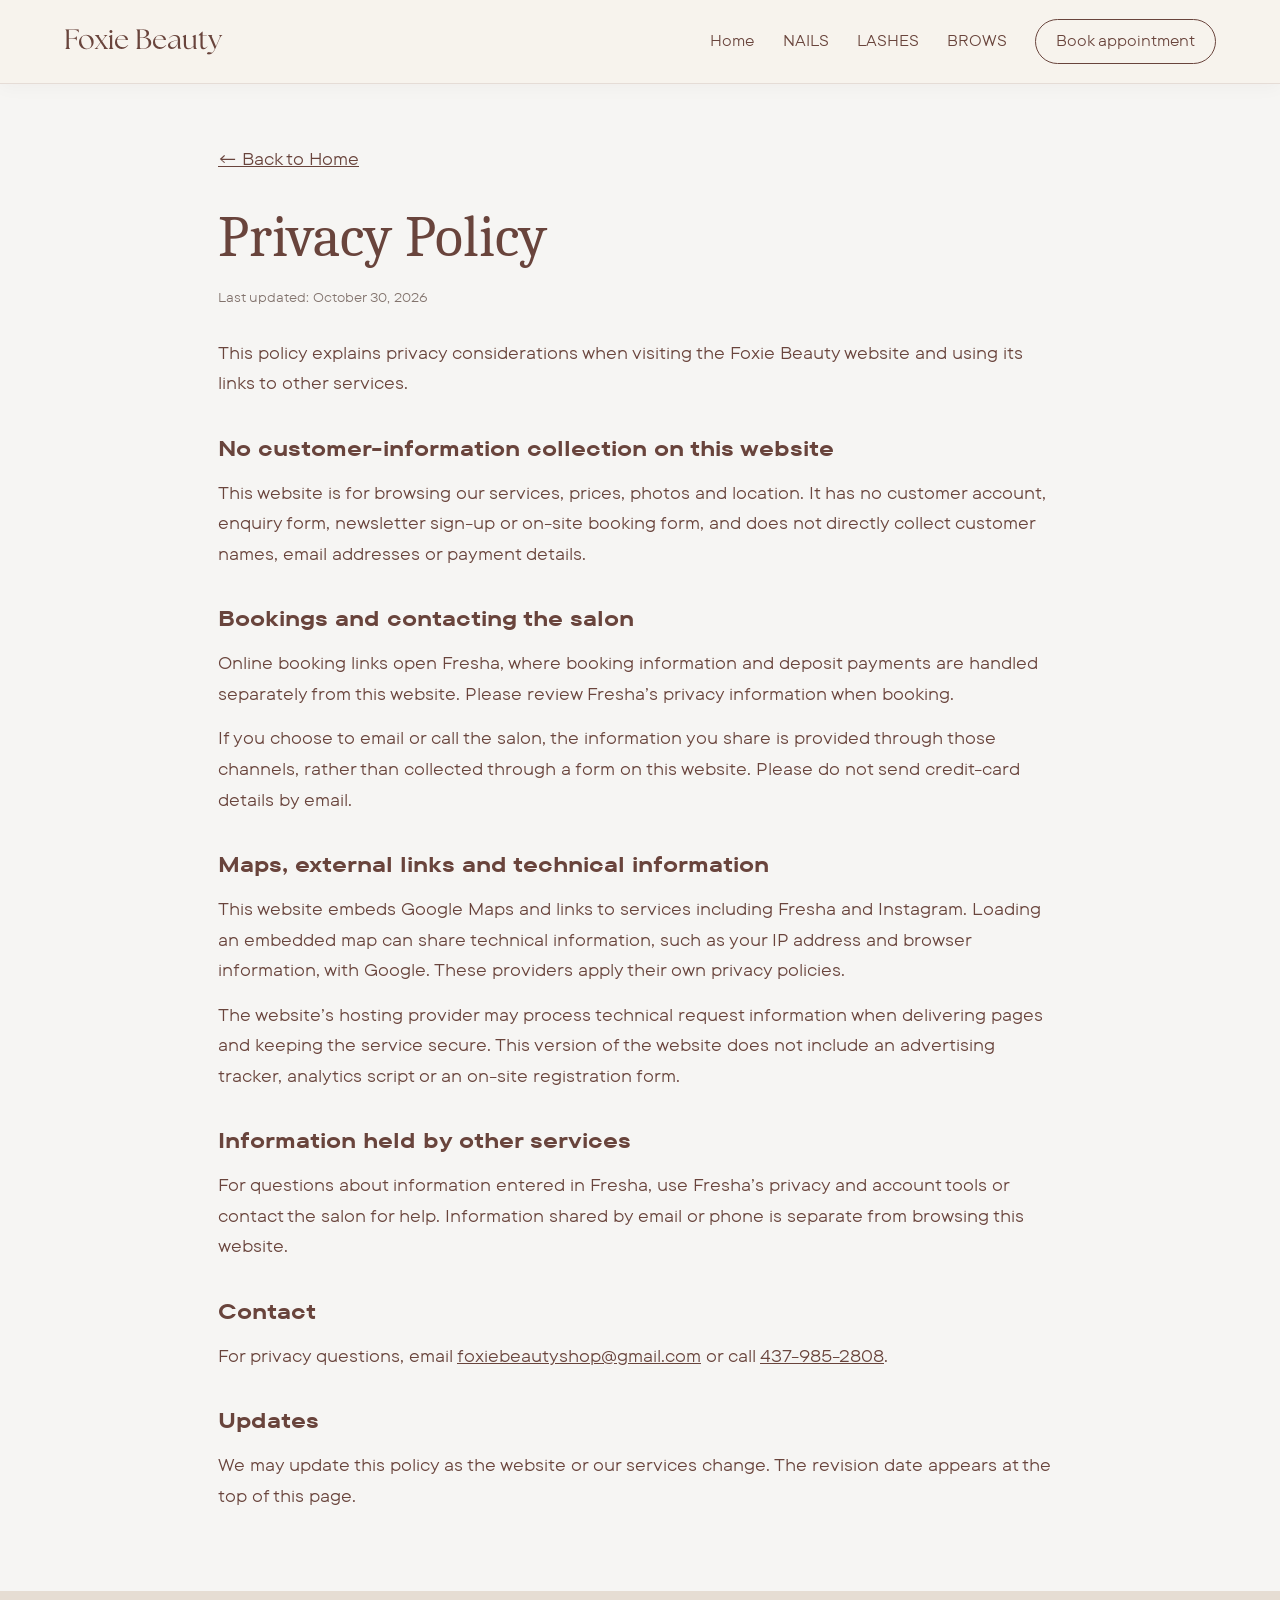
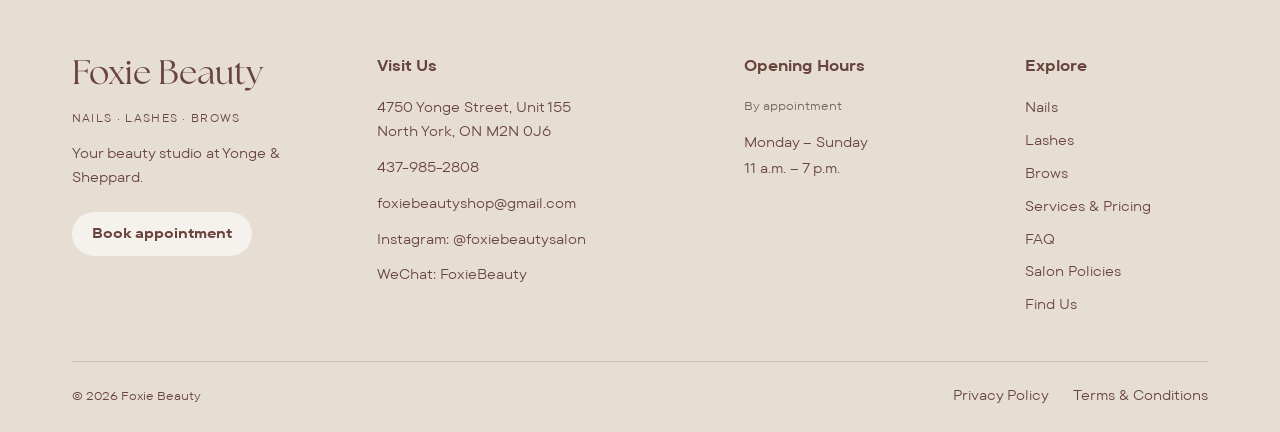
<file: privacy-policy/index.html>
<!doctype html>
<html lang="en-CA">
<head>
  <meta charset="utf-8">
  <meta name="viewport" content="width=device-width, initial-scale=1">
  <title>Privacy Policy | Foxie Beauty</title>
  <meta name="robots" content="noindex">
  <meta name="description" content="Read the Privacy Policy for Foxie Beauty in North York, including website use, booking and contact information.">
  <link rel="canonical" href="https://foxiebeauty.ca/privacy-policy/">
  <link rel="icon" href="../assets/favicon.svg" type="image/svg+xml">
  <link rel="stylesheet" href="../styles.css">
  <link rel="stylesheet" href="../refinements.css">
  <link rel="stylesheet" href="../corrections.css">
  <script src="../app.js" defer></script>
</head>
<body class="legal-page">
  <a class="skip-link" href="#main">Skip to content</a>

  <header class="site-header">
    <a class="mobile-wordmark header-wordmark" href="../#home" aria-label="Foxie Beauty home">Foxie Beauty</a>
    <button class="menu-toggle" aria-label="Open navigation" aria-expanded="false" aria-controls="primary-nav" hidden>
      Menu <span aria-hidden="true">☰</span>
    </button>
    <nav id="primary-nav" aria-label="Main navigation">
      <a href="../#home">Home</a>
      <a href="../#service">NAILS</a>
      <a href="../lashes/">LASHES</a>
      <a href="../semi-permanent-makeup/">BROWS</a>
      <a class="nav-booking" href="https://www.fresha.com/a/foxie-beauty-toronto-4750-yonge-street-il761lv0/booking?menu=true&amp;pId=1017722" target="_blank" rel="noopener">
        Book appointment<span class="sr-only"> (opens in a new tab)</span>
      </a>
    </nav>
  </header>

  <main id="main" class="legal-main">
    <a href="../">← Back to Home</a>
    <h1>Privacy Policy</h1>
    <p class="legal-updated">Last updated: October 30, 2026</p>
    <p>This policy explains privacy considerations when visiting the Foxie Beauty website and using its links to other services.</p>

    <h2>No customer-information collection on this website</h2>
    <p>This website is for browsing our services, prices, photos and location. It has no customer account, enquiry form, newsletter sign-up or on-site booking form, and does not directly collect customer names, email addresses or payment details.</p>

    <h2>Bookings and contacting the salon</h2>
    <p>Online booking links open Fresha, where booking information and deposit payments are handled separately from this website. Please review Fresha’s privacy information when booking.</p>
    <p>If you choose to email or call the salon, the information you share is provided through those channels, rather than collected through a form on this website. Please do not send credit-card details by email.</p>

    <h2>Maps, external links and technical information</h2>
    <p>This website embeds Google Maps and links to services including Fresha and Instagram. Loading an embedded map can share technical information, such as your IP address and browser information, with Google. These providers apply their own privacy policies.</p>
    <p>The website’s hosting provider may process technical request information when delivering pages and keeping the service secure. This version of the website does not include an advertising tracker, analytics script or an on-site registration form.</p>

    <h2>Information held by other services</h2>
    <p>For questions about information entered in Fresha, use Fresha’s privacy and account tools or contact the salon for help. Information shared by email or phone is separate from browsing this website.</p>

    <h2>Contact</h2>
    <p>For privacy questions, email <a href="mailto:foxiebeautyshop@gmail.com">foxiebeautyshop@gmail.com</a> or call <a href="tel:+14379852808">437-985-2808</a>.</p>

    <h2>Updates</h2>
    <p>We may update this policy as the website or our services change. The revision date appears at the top of this page.</p>
  </main>

  <footer class="salon-footer" id="contact">
    <div class="section-frame">
      <div class="salon-footer-grid">
        <div class="footer-brand">
          <a href="../#home">Foxie Beauty</a>
          <p>NAILS · LASHES · BROWS</p>
          <p>Your beauty studio at Yonge &amp; Sheppard.</p>
          <a class="button" href="https://www.fresha.com/a/foxie-beauty-toronto-4750-yonge-street-il761lv0/booking?menu=true&amp;pId=1017722" target="_blank" rel="noopener">Book appointment</a>
        </div>

        <section>
          <h2>Visit Us</h2>
          <address>
            <a href="https://www.google.com/maps/search/?api=1&amp;query=Foxie+Beauty+4750+Yonge+Street+Unit+155+North+York" target="_blank" rel="noopener">4750 Yonge Street, Unit 155<br>North York, ON M2N 0J6</a>
          </address>
          <p><a href="tel:+14379852808">437-985-2808</a></p>
          <p><a href="mailto:foxiebeautyshop@gmail.com">foxiebeautyshop@gmail.com</a></p>
          <p><a href="https://www.instagram.com/foxiebeautysalon/" target="_blank" rel="noopener">Instagram: @foxiebeautysalon</a></p>
          <p>WeChat: FoxieBeauty</p>
        </section>

        <section>
          <h2>Opening Hours</h2>
          <p class="footer-appointment">By appointment</p>
          <dl class="footer-schedule">
            <div>
              <dt>Monday – Sunday</dt>
              <dd>11 a.m. – 7 p.m.</dd>
            </div>
          </dl>
        </section>

        <nav aria-label="Footer navigation">
          <h2>Explore</h2>
          <a href="../#service">Nails</a>
          <a href="../lashes/">Lashes</a>
          <a href="../semi-permanent-makeup/">Brows</a>
          <a href="../#prices">Services &amp; Pricing</a>
          <a href="../#faq">FAQ</a>
          <a href="../#policies">Salon Policies</a>
          <a href="../#location">Find Us</a>
        </nav>
      </div>

      <div class="salon-footer-bottom">
        <p>© 2026 Foxie Beauty</p>
        <nav aria-label="Legal information">
          <a href="../privacy-policy/">Privacy Policy</a>
          <a href="../terms-and-conditions/">Terms &amp; Conditions</a>
        </nav>
      </div>
    </div>
  </footer>
</body>
</html>
</file>
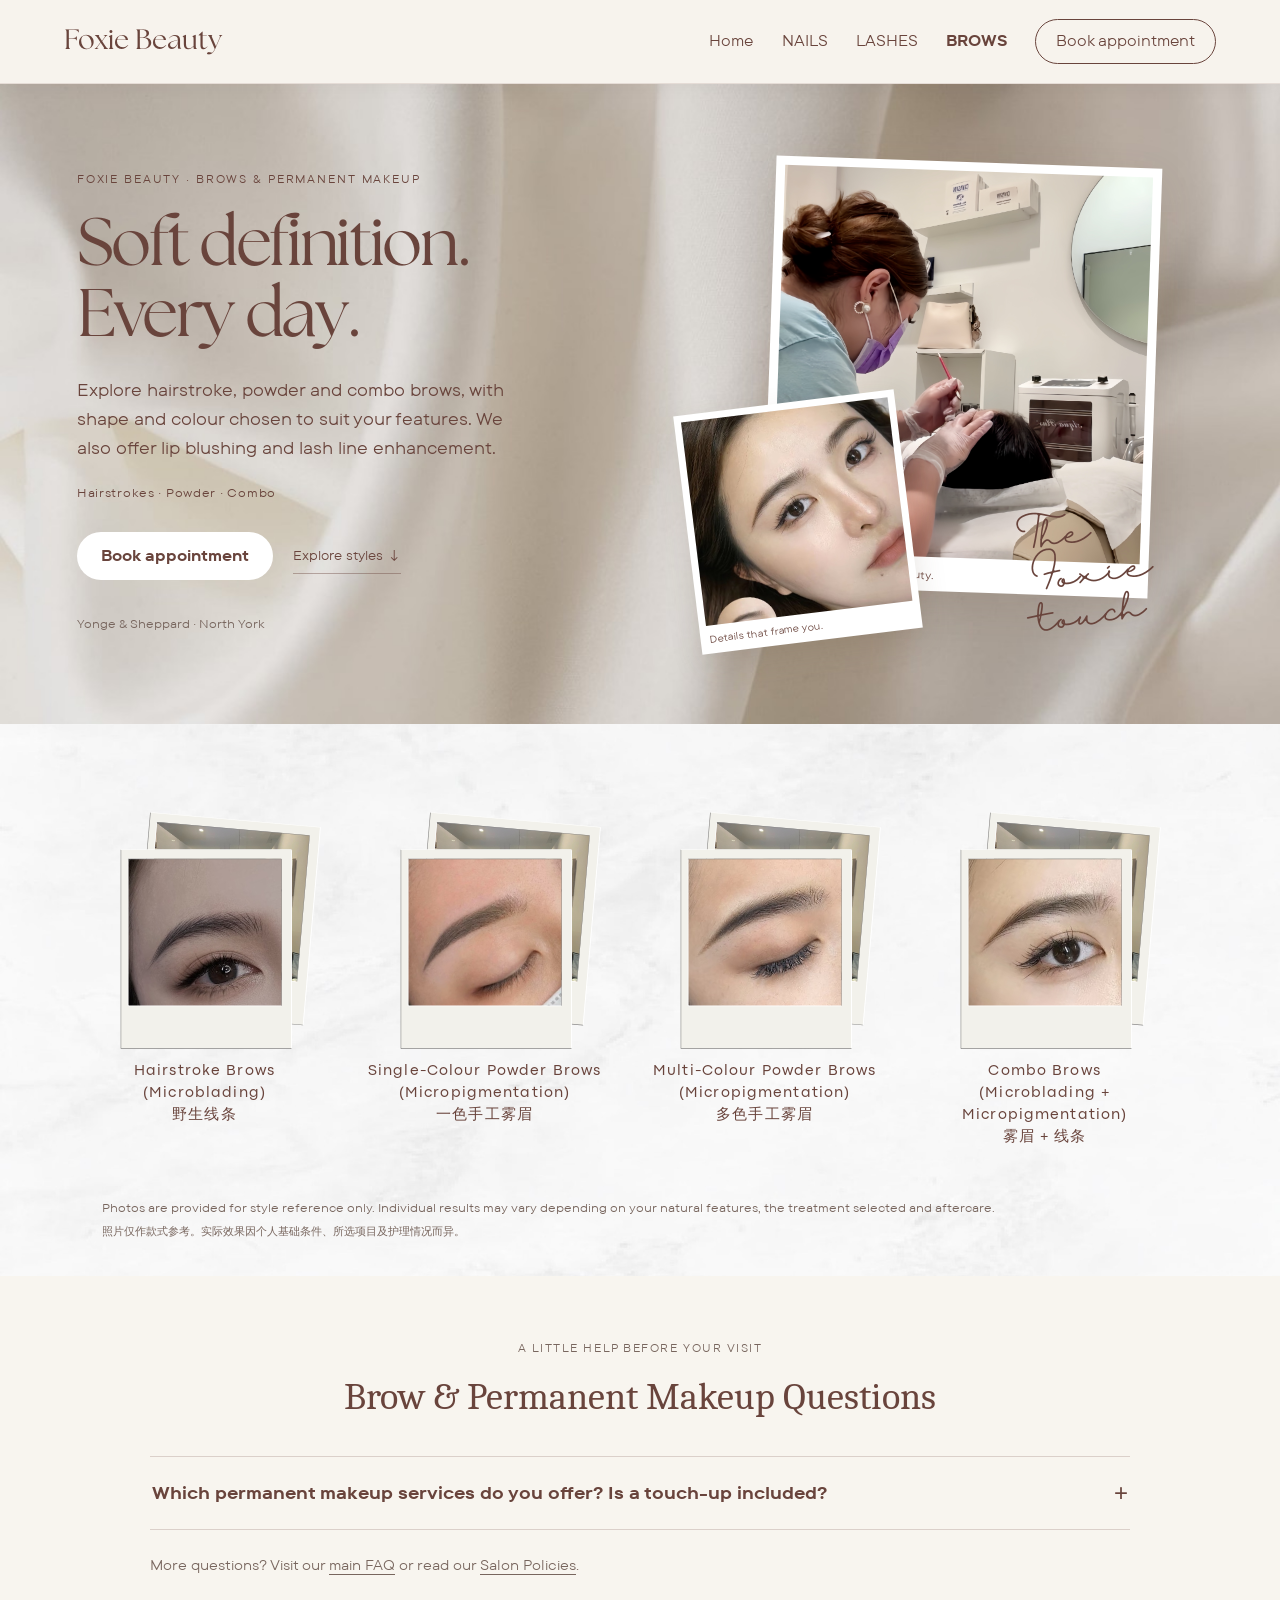
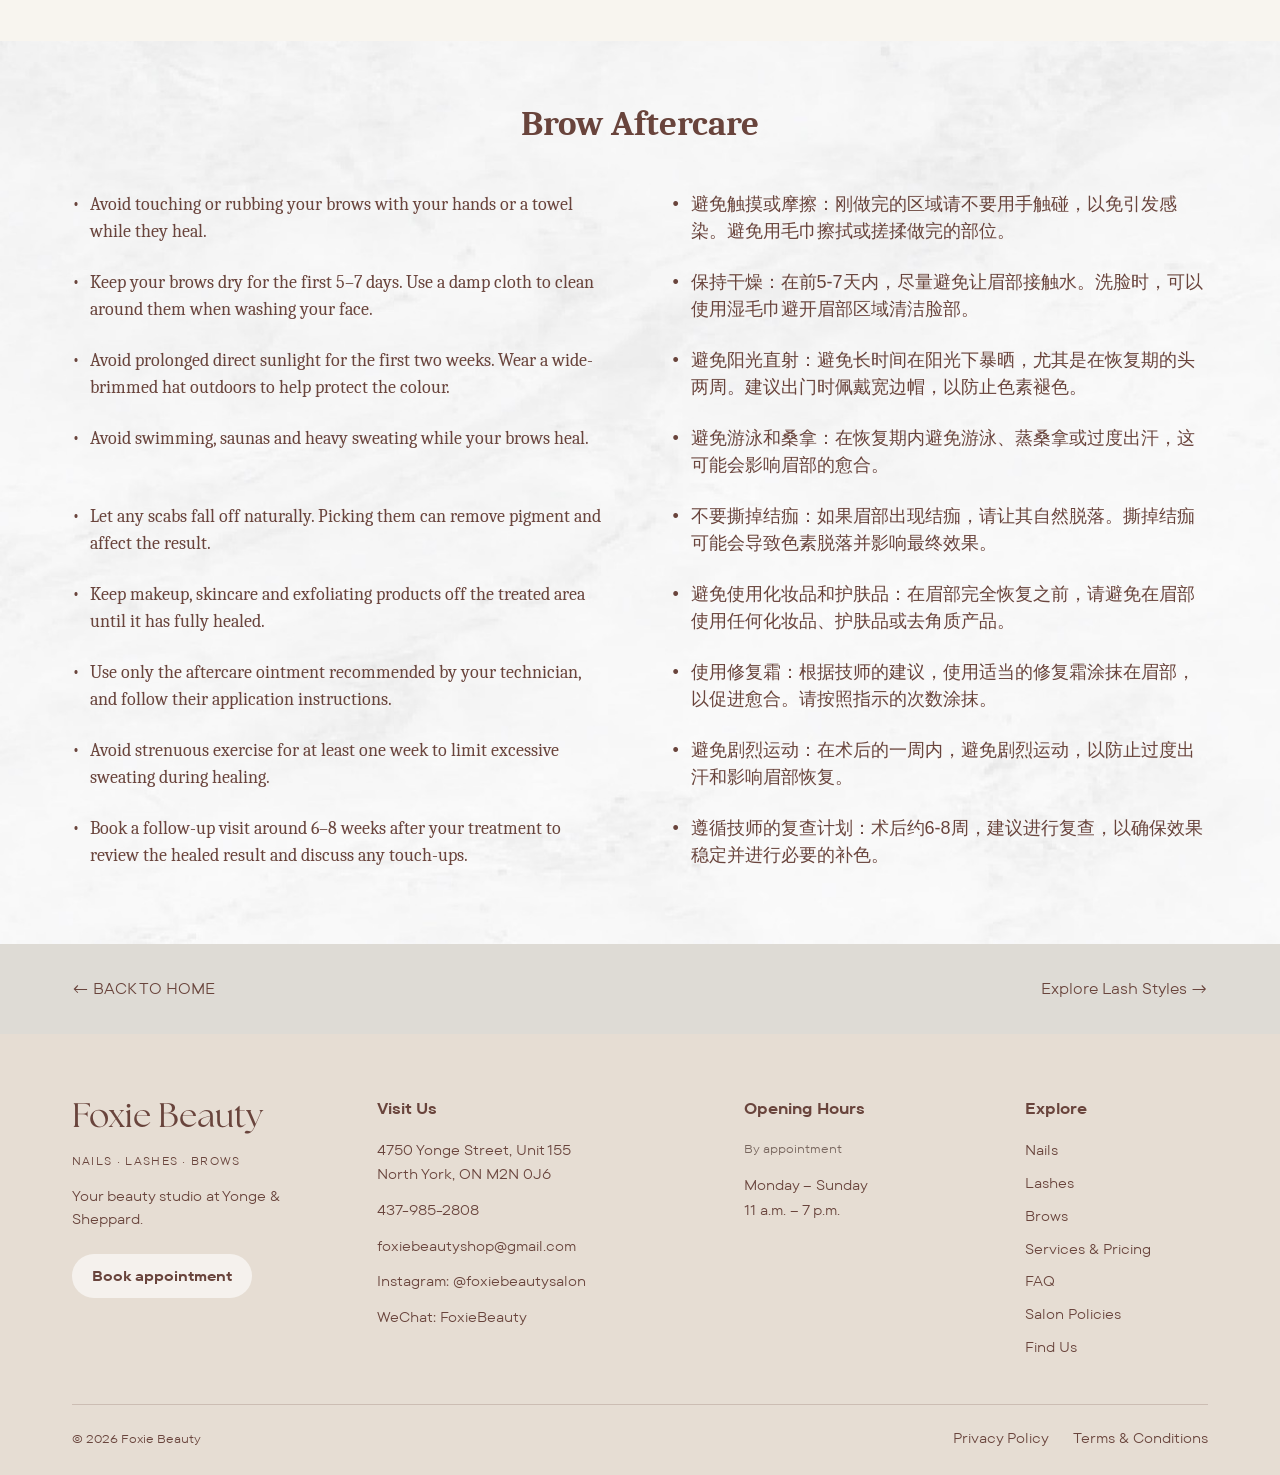
<file: semi-permanent-makeup/index.html>
<!doctype html><html lang="en-CA"><head><meta charset="utf-8"><meta name="viewport" content="width=device-width,initial-scale=1"><title>Semi-Permanent Brows in North York | Foxie Beauty</title><meta name="description" content="Explore hairstroke, powder and combo brows at Foxie Beauty, Yonge &amp; Sheppard in North York. View brow styles, aftercare tips and book online."><meta name="robots" content="index,follow,max-image-preview:large"><link rel="canonical" href="https://foxiebeauty.ca/semi-permanent-makeup/"><meta name="theme-color" content="#69443c"><meta property="og:type" content="website"><meta property="og:site_name" content="Foxie Beauty"><meta property="og:title" content="Semi-Permanent Brows in North York | Foxie Beauty"><meta property="og:description" content="Explore hairstroke, powder and combo brows at Foxie Beauty, Yonge &amp; Sheppard in North York. View brow styles, aftercare tips and book online."><meta property="og:url" content="https://foxiebeauty.ca/semi-permanent-makeup/"><meta property="og:image" content="https://foxiebeauty.ca/assets/inspiration/1f25c0f530ce0ffa.jpg"><meta name="twitter:card" content="summary_large_image"><link rel="icon" href="../assets/favicon.svg" type="image/svg+xml"><link rel="stylesheet" href="../styles.css"><link rel="stylesheet" href="../refinements.css"><link rel="stylesheet" href="../corrections.css"><script src="../app.js" defer></script><script type="application/ld+json">{"@context": "https://schema.org", "@type": "WebPage", "@id": "https://foxiebeauty.ca/semi-permanent-makeup/#webpage", "url": "https://foxiebeauty.ca/semi-permanent-makeup/", "name": "Semi-Permanent Brows in North York | Foxie Beauty", "description": "Explore hairstroke, powder and combo brows at Foxie Beauty, Yonge & Sheppard in North York. View brow styles, aftercare tips and book online.", "isPartOf": {"@type": "WebSite", "url": "https://foxiebeauty.ca/", "name": "Foxie Beauty"}, "about": {"@type": "Service", "name": "Semi-Permanent Makeup", "provider": {"@type": "BeautySalon", "name": "Foxie Beauty", "@id": "https://foxiebeauty.ca/#salon"}, "areaServed": {"@type": "Place", "name": "North York, Toronto"}}}</script><script type="application/ld+json">{"@context": "https://schema.org", "@type": "BreadcrumbList", "itemListElement": [{"@type": "ListItem", "position": 1, "name": "Home", "item": "https://foxiebeauty.ca/"}, {"@type": "ListItem", "position": 2, "name": "Semi-Permanent Makeup", "item": "https://foxiebeauty.ca/semi-permanent-makeup/"}]}</script></head><body class="inspiration-page semi-permanent-makeup"><a class="skip-link" href="#main">Skip to content</a><header class="site-header"><a class="mobile-wordmark header-wordmark" href="../#home" aria-label="Foxie Beauty home">Foxie Beauty</a><button class="menu-toggle" aria-label="Open navigation" aria-expanded="false" aria-controls="primary-nav" hidden>Menu <span aria-hidden="true">☰</span></button><nav id="primary-nav" aria-label="Main navigation"><a href="../#home">Home</a><a href="../#service">NAILS</a><a href="../lashes/">LASHES</a><a href="../semi-permanent-makeup/" aria-current="page">BROWS</a><a class="nav-booking" href="https://www.fresha.com/a/foxie-beauty-toronto-4750-yonge-street-il761lv0/booking?menu=true&amp;pId=1017722" target="_blank" rel="noopener">Book appointment<span class="sr-only"> (opens in a new tab)</span></a></nav></header><main id="main"><section class="landing-hero editorial-hero" aria-labelledby="landing-title"><div class="landing-intro hero-copy"><p class="hero-eyebrow"><span class="hero-text-desktop">FOXIE BEAUTY · BROWS &amp; PERMANENT MAKEUP</span><span class="hero-text-mobile">BROWS &amp; PERMANENT MAKEUP</span></p><h1 id="landing-title">Soft definition.<br>Every day.</h1><p class="hero-description"><span class="hero-text-desktop">Explore hairstroke, powder and combo brows, with shape and colour chosen to suit your features. We also offer lip blushing and lash line enhancement.</span><span class="hero-text-mobile">Brows, lip blushing and lash line enhancement, tailored to you.</span></p><p class="hero-style-line">Hairstrokes · Powder · Combo</p><div class="landing-hero-action hero-action"><a class="button button-white" href="https://www.fresha.com/a/foxie-beauty-toronto-4750-yonge-street-il761lv0/booking?menu=true&amp;pId=1017722" target="_blank" rel="noopener">Book appointment</a><a class="hero-secondary" href="#styles">Explore styles ↓</a></div><p class="hero-location">Yonge &amp; Sheppard · North York</p></div><div class="hero-art"><figure class="hero-art-main"><img src="../assets/brow-treatment.png" alt="Brow treatment in progress at Foxie Beauty" width="1174" height="2048" fetchpriority="high"><figcaption>Brow care at Foxie Beauty.</figcaption></figure><figure class="hero-art-detail"><img src="../assets/inspiration/d193b52a21809b38.jpg" alt="Combo brow style reference" width="600" height="800"><figcaption>Details that frame you.</figcaption></figure><span class="hero-art-tag" aria-hidden="true">The Foxie touch</span></div></section><div id="styles"><h2 class="sr-only">Brow Style Gallery</h2><section class="inspiration-section brow-inspiration marble" aria-label="Brow style inspiration"><div class="inspiration-grid"><figure class="style-card"><svg class="source-polaroid" xmlns="http://www.w3.org/2000/svg" viewBox="0 0 362 424" role="img" aria-label="Hairstroke Brows — 野生线条"><defs><clipPath id="crop-semi-permanent-makeup-0-__id142"><path d="M336.4 46L71.1 22.9c-.6-.1-1.1.4-1.2 1L47.8 278.5c-.1.6.4 1.1 1 1.2L314 302.8c.6.1 1.1-.4 1.2-1l22.2-254.6c0-.6-.4-1.1-1-1.2z"/></clipPath><clipPath id="crop-semi-permanent-makeup-0-__id153"><path d="M287.2 87H20.9c-.6 0-1.1.5-1.1 1.1v255.6c0 .6.5 1.1 1.1 1.1h266.3c.6 0 1.1-.5 1.1-1.1V88.1c0-.6-.5-1.1-1.1-1.1z"/></clipPath></defs><path d="M354.3 31.3L59 5.6c-.6-.1-1.1.4-1.2 1l-30.1 345c-.1.6.4 1.1 1 1.1L324 378.4c.6.1 1.1-.4 1.2-1l30.1-345c0-.5-.4-1-1-1.1zm-16.9 15.9l-22.2 254.6c-.1.6-.6 1-1.1 1L48.8 279.7c-.6-.1-1-.6-1-1.1L70 23.9c.1-.6.6-1 1.2-1L336.4 46c.6.1 1 .6 1 1.2z" fill="rgb(242, 241, 235)"/><g clip-path="url(#crop-semi-permanent-makeup-0-__id142)"><image href="../assets/inspiration/762ce6fe389a2e75.jpg" width="289.613" height="386.15" transform="translate(47.7872, -30.2252) translate(144.806, 193.075) rotate(0) translate(-144.806, -193.075)" preserveAspectRatio="none"/></g><path d="M337.4 46.8s-.1-.6-.9-.8h-.1l-.9-.1L70.3 22.8c-.5 0-1.1.1-1.2.7l.1.5c.2-.2.6-.4 1-.4l266.1 23.2h.4l-22.2 255c0 .4-.2.7-.5.9h.3c.5 0 1-.3 1-.8l22.1-255.1z" fill="rgb(137, 136, 136)"/><path d="M29 351.8c-.6-.1-1-.6-1-1.2l-.1 1.1c-.1.6.4 1.1 1 1.2l296.6 25.8c.3 0 .5-.1.7-.2l-1.1-.9L29 351.8z" fill="rgb(137, 136, 136)"/><path d="M28.9 351.8L59 6.6l-.7-.7c-.2.1-.3.4-.4.7l-30 345.1c-.1.6.4 1.1 1 1.2l1.1.1c-.7-.1-1.1-.6-1.1-1.2z" fill="rgb(137, 136, 136)"/><path d="M47.8 278.5L70 23.9v-.2l-.7-.7c-.2.2-.4.4-.4.8L46.7 278.4c-.1.6.4 1.1 1 1.2l1.1.1c-.6-.1-1.1-.6-1-1.2z" fill="rgb(255, 255, 255)"/><path d="M59 6.6z" fill="rgb(255, 255, 255)"/><path d="M314.4 302h-.3L47.9 278.8c-.6-.1-1-.6-1-1.1l-.1 1.1c-.1.6.4 1.1 1 1.2L314 303.1c.3 0 .6-.1.8-.3l-.4-.8z" fill="rgb(255, 255, 255)"/><path d="M59 6.6l.1-.3c-.1.1-.1.2-.1.3z" fill="rgb(255, 255, 255)"/><path d="M355.8 31.4L60.2 5.7l-1-.1c-.3 0-.6.1-.8.3l.6.7h.1l296.6 25.8c.6.1 1 .6 1 1.2l.1-1.1c0-.5-.4-1-1-1.1z" fill="rgb(255, 255, 255)"/><path d="M326.7 377.7l30-344.4s-.6-.7-.8-.9c0 0-.2-.2-.6-.2l-30.1 345.3 1.1.9c.2-.1.4-.4.4-.7z" fill="rgb(255, 255, 255)"/><path d="M303.7 70.9H7.3c-.6 0-1.1.5-1.1 1.1v346.3c0 .6.5 1.1 1.1 1.1h296.4c.6 0 1.1-.5 1.1-1.1V71.9c0-.6-.5-1-1.1-1zm-15.4 17.2v255.6c0 .6-.5 1.1-1.1 1.1H20.9c-.6 0-1.1-.5-1.1-1.1V88.1c0-.6.5-1.1 1.1-1.1h266.3c.6 0 1.1.5 1.1 1.1z" fill="rgb(242, 241, 235)"/><g clip-path="url(#crop-semi-permanent-makeup-0-__id153)"><image href="../assets/inspiration/1f25c0f530ce0ffa.jpg" width="549.637" height="732.85" transform="translate(-15.1983, 33.3494) translate(274.819, 366.425) rotate(-15.9701) translate(-274.819, -366.425)" preserveAspectRatio="none"/></g><path d="M288.3 87.8s-.2-.6-1-.7H20c-.5 0-1.1.2-1.1.8l.2.5c.2-.3.6-.4.9-.4h267.5v256c0 .4-.2.7-.4.9h.3c.5 0 .9-.4.9-.9V87.8z" fill="rgb(137, 136, 136)"/><path d="M7.5 418.4c-.6 0-1.1-.5-1.1-1.1v1.1c0 .6.5 1.1 1.1 1.1h297.8c.3 0 .5-.1.7-.3l-1.1-.8H7.5z" fill="rgb(137, 136, 136)"/><path d="M7.4 418.4V71.9l-.7-.7c-.2.2-.3.4-.3.7v346.4c0 .6.5 1.1 1.1 1.1h1.1c-.7 0-1.2-.5-1.2-1z" fill="rgb(137, 136, 136)"/><path d="M19.8 343.7V87.9l-.7-.6c-.2.2-.3.5-.3.8v255.6c0 .6.5 1.1 1.1 1.1H21c-.7 0-1.2-.5-1.2-1.1z" fill="rgb(255, 255, 255)"/><path d="M7.4 71.9z" fill="rgb(255, 255, 255)"/><path d="M287.5 343.9c-.1 0-.2.1-.3.1H20c-.6 0-1.1-.5-1.1-1.1v1.1c0 .6.5 1.1 1.1 1.1h267.2c.3 0 .6-.2.8-.4l-.5-.8z" fill="rgb(255, 255, 255)"/><path d="M7.4 71.9l.1-.3c-.1.1-.1.2-.1.3z" fill="rgb(255, 255, 255)"/><path d="M305.2 70.8H7.5c-.3 0-.6.2-.8.4l.7.7h297.9c.6 0 1.1.5 1.1 1.1v-1.1c-.1-.6-.6-1.1-1.2-1.1z" fill="rgb(255, 255, 255)"/><path d="M306.3 418.3V72.7s-.7-.6-.9-.8c0 0-.2-.2-.7-.2v346.7l1.2.8c.3-.2.4-.5.4-.9z" fill="rgb(255, 255, 255)"/></svg><figcaption class="style-caption"><h3>Hairstroke Brows (Microblading)</h3><p lang="zh-Hans">野生线条</p></figcaption></figure><figure class="style-card"><svg class="source-polaroid" xmlns="http://www.w3.org/2000/svg" viewBox="0 0 362 424" role="img" aria-label="Single-Colour Powder Brows — 一色手工雾眉"><defs><clipPath id="crop-semi-permanent-makeup-1-__id165"><path d="M336.4 46L71.1 22.9c-.6-.1-1.1.4-1.2 1L47.8 278.5c-.1.6.4 1.1 1 1.2L314 302.8c.6.1 1.1-.4 1.2-1l22.2-254.6c0-.6-.4-1.1-1-1.2z"/></clipPath><clipPath id="crop-semi-permanent-makeup-1-__id176"><path d="M287.2 87H20.9c-.6 0-1.1.5-1.1 1.1v255.6c0 .6.5 1.1 1.1 1.1h266.3c.6 0 1.1-.5 1.1-1.1V88.1c0-.6-.5-1.1-1.1-1.1z"/></clipPath></defs><path d="M354.3 31.3L59 5.6c-.6-.1-1.1.4-1.2 1l-30.1 345c-.1.6.4 1.1 1 1.1L324 378.4c.6.1 1.1-.4 1.2-1l30.1-345c0-.5-.4-1-1-1.1zm-16.9 15.9l-22.2 254.6c-.1.6-.6 1-1.1 1L48.8 279.7c-.6-.1-1-.6-1-1.1L70 23.9c.1-.6.6-1 1.2-1L336.4 46c.6.1 1 .6 1 1.2z" fill="rgb(242, 241, 235)"/><g clip-path="url(#crop-semi-permanent-makeup-1-__id165)"><image href="../assets/inspiration/762ce6fe389a2e75.jpg" width="289.613" height="386.15" transform="translate(47.7872, -30.2252) translate(144.806, 193.075) rotate(0) translate(-144.806, -193.075)" preserveAspectRatio="none"/></g><path d="M337.4 46.8s-.1-.6-.9-.8h-.1l-.9-.1L70.3 22.8c-.5 0-1.1.1-1.2.7l.1.5c.2-.2.6-.4 1-.4l266.1 23.2h.4l-22.2 255c0 .4-.2.7-.5.9h.3c.5 0 1-.3 1-.8l22.1-255.1z" fill="rgb(137, 136, 136)"/><path d="M29 351.8c-.6-.1-1-.6-1-1.2l-.1 1.1c-.1.6.4 1.1 1 1.2l296.6 25.8c.3 0 .5-.1.7-.2l-1.1-.9L29 351.8z" fill="rgb(137, 136, 136)"/><path d="M28.9 351.8L59 6.6l-.7-.7c-.2.1-.3.4-.4.7l-30 345.1c-.1.6.4 1.1 1 1.2l1.1.1c-.7-.1-1.1-.6-1.1-1.2z" fill="rgb(137, 136, 136)"/><path d="M47.8 278.5L70 23.9v-.2l-.7-.7c-.2.2-.4.4-.4.8L46.7 278.4c-.1.6.4 1.1 1 1.2l1.1.1c-.6-.1-1.1-.6-1-1.2z" fill="rgb(255, 255, 255)"/><path d="M59 6.6z" fill="rgb(255, 255, 255)"/><path d="M314.4 302h-.3L47.9 278.8c-.6-.1-1-.6-1-1.1l-.1 1.1c-.1.6.4 1.1 1 1.2L314 303.1c.3 0 .6-.1.8-.3l-.4-.8z" fill="rgb(255, 255, 255)"/><path d="M59 6.6l.1-.3c-.1.1-.1.2-.1.3z" fill="rgb(255, 255, 255)"/><path d="M355.8 31.4L60.2 5.7l-1-.1c-.3 0-.6.1-.8.3l.6.7h.1l296.6 25.8c.6.1 1 .6 1 1.2l.1-1.1c0-.5-.4-1-1-1.1z" fill="rgb(255, 255, 255)"/><path d="M326.7 377.7l30-344.4s-.6-.7-.8-.9c0 0-.2-.2-.6-.2l-30.1 345.3 1.1.9c.2-.1.4-.4.4-.7z" fill="rgb(255, 255, 255)"/><path d="M303.7 70.9H7.3c-.6 0-1.1.5-1.1 1.1v346.3c0 .6.5 1.1 1.1 1.1h296.4c.6 0 1.1-.5 1.1-1.1V71.9c0-.6-.5-1-1.1-1zm-15.4 17.2v255.6c0 .6-.5 1.1-1.1 1.1H20.9c-.6 0-1.1-.5-1.1-1.1V88.1c0-.6.5-1.1 1.1-1.1h266.3c.6 0 1.1.5 1.1 1.1z" fill="rgb(242, 241, 235)"/><g clip-path="url(#crop-semi-permanent-makeup-1-__id176)"><image href="../assets/inspiration/fa08c1ae660dd84a.jpg" width="462.981" height="617.308" transform="translate(26.1668, 48.5597) translate(231.49, 308.654) rotate(-10.4382) translate(-231.49, -308.654)" preserveAspectRatio="none"/></g><path d="M288.3 87.8s-.2-.6-1-.7H20c-.5 0-1.1.2-1.1.8l.2.5c.2-.3.6-.4.9-.4h267.5v256c0 .4-.2.7-.4.9h.3c.5 0 .9-.4.9-.9V87.8z" fill="rgb(137, 136, 136)"/><path d="M7.5 418.4c-.6 0-1.1-.5-1.1-1.1v1.1c0 .6.5 1.1 1.1 1.1h297.8c.3 0 .5-.1.7-.3l-1.1-.8H7.5z" fill="rgb(137, 136, 136)"/><path d="M7.4 418.4V71.9l-.7-.7c-.2.2-.3.4-.3.7v346.4c0 .6.5 1.1 1.1 1.1h1.1c-.7 0-1.2-.5-1.2-1z" fill="rgb(137, 136, 136)"/><path d="M19.8 343.7V87.9l-.7-.6c-.2.2-.3.5-.3.8v255.6c0 .6.5 1.1 1.1 1.1H21c-.7 0-1.2-.5-1.2-1.1z" fill="rgb(255, 255, 255)"/><path d="M7.4 71.9z" fill="rgb(255, 255, 255)"/><path d="M287.5 343.9c-.1 0-.2.1-.3.1H20c-.6 0-1.1-.5-1.1-1.1v1.1c0 .6.5 1.1 1.1 1.1h267.2c.3 0 .6-.2.8-.4l-.5-.8z" fill="rgb(255, 255, 255)"/><path d="M7.4 71.9l.1-.3c-.1.1-.1.2-.1.3z" fill="rgb(255, 255, 255)"/><path d="M305.2 70.8H7.5c-.3 0-.6.2-.8.4l.7.7h297.9c.6 0 1.1.5 1.1 1.1v-1.1c-.1-.6-.6-1.1-1.2-1.1z" fill="rgb(255, 255, 255)"/><path d="M306.3 418.3V72.7s-.7-.6-.9-.8c0 0-.2-.2-.7-.2v346.7l1.2.8c.3-.2.4-.5.4-.9z" fill="rgb(255, 255, 255)"/></svg><figcaption class="style-caption"><h3>Single-Colour Powder Brows<br>(Micropigmentation)</h3><p lang="zh-Hans">一色手工雾眉</p></figcaption></figure><figure class="style-card"><svg class="source-polaroid" xmlns="http://www.w3.org/2000/svg" viewBox="0 0 362 424" role="img" aria-label="Multi-Colour Powder Brows — 多色手工雾眉"><defs><clipPath id="crop-semi-permanent-makeup-2-__id188"><path d="M336.4 46L71.1 22.9c-.6-.1-1.1.4-1.2 1L47.8 278.5c-.1.6.4 1.1 1 1.2L314 302.8c.6.1 1.1-.4 1.2-1l22.2-254.6c0-.6-.4-1.1-1-1.2z"/></clipPath><clipPath id="crop-semi-permanent-makeup-2-__id199"><path d="M287.2 87H20.9c-.6 0-1.1.5-1.1 1.1v255.6c0 .6.5 1.1 1.1 1.1h266.3c.6 0 1.1-.5 1.1-1.1V88.1c0-.6-.5-1.1-1.1-1.1z"/></clipPath></defs><path d="M354.3 31.3L59 5.6c-.6-.1-1.1.4-1.2 1l-30.1 345c-.1.6.4 1.1 1 1.1L324 378.4c.6.1 1.1-.4 1.2-1l30.1-345c0-.5-.4-1-1-1.1zm-16.9 15.9l-22.2 254.6c-.1.6-.6 1-1.1 1L48.8 279.7c-.6-.1-1-.6-1-1.1L70 23.9c.1-.6.6-1 1.2-1L336.4 46c.6.1 1 .6 1 1.2z" fill="rgb(242, 241, 235)"/><g clip-path="url(#crop-semi-permanent-makeup-2-__id188)"><image href="../assets/inspiration/762ce6fe389a2e75.jpg" width="289.613" height="386.15" transform="translate(47.7872, -30.2252) translate(144.806, 193.075) rotate(0) translate(-144.806, -193.075)" preserveAspectRatio="none"/></g><path d="M337.4 46.8s-.1-.6-.9-.8h-.1l-.9-.1L70.3 22.8c-.5 0-1.1.1-1.2.7l.1.5c.2-.2.6-.4 1-.4l266.1 23.2h.4l-22.2 255c0 .4-.2.7-.5.9h.3c.5 0 1-.3 1-.8l22.1-255.1z" fill="rgb(137, 136, 136)"/><path d="M29 351.8c-.6-.1-1-.6-1-1.2l-.1 1.1c-.1.6.4 1.1 1 1.2l296.6 25.8c.3 0 .5-.1.7-.2l-1.1-.9L29 351.8z" fill="rgb(137, 136, 136)"/><path d="M28.9 351.8L59 6.6l-.7-.7c-.2.1-.3.4-.4.7l-30 345.1c-.1.6.4 1.1 1 1.2l1.1.1c-.7-.1-1.1-.6-1.1-1.2z" fill="rgb(137, 136, 136)"/><path d="M47.8 278.5L70 23.9v-.2l-.7-.7c-.2.2-.4.4-.4.8L46.7 278.4c-.1.6.4 1.1 1 1.2l1.1.1c-.6-.1-1.1-.6-1-1.2z" fill="rgb(255, 255, 255)"/><path d="M59 6.6z" fill="rgb(255, 255, 255)"/><path d="M314.4 302h-.3L47.9 278.8c-.6-.1-1-.6-1-1.1l-.1 1.1c-.1.6.4 1.1 1 1.2L314 303.1c.3 0 .6-.1.8-.3l-.4-.8z" fill="rgb(255, 255, 255)"/><path d="M59 6.6l.1-.3c-.1.1-.1.2-.1.3z" fill="rgb(255, 255, 255)"/><path d="M355.8 31.4L60.2 5.7l-1-.1c-.3 0-.6.1-.8.3l.6.7h.1l296.6 25.8c.6.1 1 .6 1 1.2l.1-1.1c0-.5-.4-1-1-1.1z" fill="rgb(255, 255, 255)"/><path d="M326.7 377.7l30-344.4s-.6-.7-.8-.9c0 0-.2-.2-.6-.2l-30.1 345.3 1.1.9c.2-.1.4-.4.4-.7z" fill="rgb(255, 255, 255)"/><path d="M303.7 70.9H7.3c-.6 0-1.1.5-1.1 1.1v346.3c0 .6.5 1.1 1.1 1.1h296.4c.6 0 1.1-.5 1.1-1.1V71.9c0-.6-.5-1-1.1-1zm-15.4 17.2v255.6c0 .6-.5 1.1-1.1 1.1H20.9c-.6 0-1.1-.5-1.1-1.1V88.1c0-.6.5-1.1 1.1-1.1h266.3c.6 0 1.1.5 1.1 1.1z" fill="rgb(242, 241, 235)"/><g clip-path="url(#crop-semi-permanent-makeup-2-__id199)"><image href="../assets/inspiration/fad088402a91e702.jpg" width="434.598" height="652.304" transform="translate(-3.20237, -151.71) translate(217.299, 326.152) rotate(-3.44295) translate(-217.299, -326.152)" preserveAspectRatio="none"/></g><path d="M288.3 87.8s-.2-.6-1-.7H20c-.5 0-1.1.2-1.1.8l.2.5c.2-.3.6-.4.9-.4h267.5v256c0 .4-.2.7-.4.9h.3c.5 0 .9-.4.9-.9V87.8z" fill="rgb(137, 136, 136)"/><path d="M7.5 418.4c-.6 0-1.1-.5-1.1-1.1v1.1c0 .6.5 1.1 1.1 1.1h297.8c.3 0 .5-.1.7-.3l-1.1-.8H7.5z" fill="rgb(137, 136, 136)"/><path d="M7.4 418.4V71.9l-.7-.7c-.2.2-.3.4-.3.7v346.4c0 .6.5 1.1 1.1 1.1h1.1c-.7 0-1.2-.5-1.2-1z" fill="rgb(137, 136, 136)"/><path d="M19.8 343.7V87.9l-.7-.6c-.2.2-.3.5-.3.8v255.6c0 .6.5 1.1 1.1 1.1H21c-.7 0-1.2-.5-1.2-1.1z" fill="rgb(255, 255, 255)"/><path d="M7.4 71.9z" fill="rgb(255, 255, 255)"/><path d="M287.5 343.9c-.1 0-.2.1-.3.1H20c-.6 0-1.1-.5-1.1-1.1v1.1c0 .6.5 1.1 1.1 1.1h267.2c.3 0 .6-.2.8-.4l-.5-.8z" fill="rgb(255, 255, 255)"/><path d="M7.4 71.9l.1-.3c-.1.1-.1.2-.1.3z" fill="rgb(255, 255, 255)"/><path d="M305.2 70.8H7.5c-.3 0-.6.2-.8.4l.7.7h297.9c.6 0 1.1.5 1.1 1.1v-1.1c-.1-.6-.6-1.1-1.2-1.1z" fill="rgb(255, 255, 255)"/><path d="M306.3 418.3V72.7s-.7-.6-.9-.8c0 0-.2-.2-.7-.2v346.7l1.2.8c.3-.2.4-.5.4-.9z" fill="rgb(255, 255, 255)"/></svg><figcaption class="style-caption"><h3>Multi-Colour Powder Brows<br>(Micropigmentation)</h3><p lang="zh-Hans">多色手工雾眉</p></figcaption></figure><figure class="style-card"><svg class="source-polaroid" xmlns="http://www.w3.org/2000/svg" viewBox="0 0 362 424" role="img" aria-label="Combo Brows (Hairstrokes + Shading) — 雾眉 + 线条"><defs><clipPath id="crop-semi-permanent-makeup-3-__id211"><path d="M336.4 46L71.1 22.9c-.6-.1-1.1.4-1.2 1L47.8 278.5c-.1.6.4 1.1 1 1.2L314 302.8c.6.1 1.1-.4 1.2-1l22.2-254.6c0-.6-.4-1.1-1-1.2z"/></clipPath><clipPath id="crop-semi-permanent-makeup-3-__id222"><path d="M287.2 87H20.9c-.6 0-1.1.5-1.1 1.1v255.6c0 .6.5 1.1 1.1 1.1h266.3c.6 0 1.1-.5 1.1-1.1V88.1c0-.6-.5-1.1-1.1-1.1z"/></clipPath></defs><path d="M354.3 31.3L59 5.6c-.6-.1-1.1.4-1.2 1l-30.1 345c-.1.6.4 1.1 1 1.1L324 378.4c.6.1 1.1-.4 1.2-1l30.1-345c0-.5-.4-1-1-1.1zm-16.9 15.9l-22.2 254.6c-.1.6-.6 1-1.1 1L48.8 279.7c-.6-.1-1-.6-1-1.1L70 23.9c.1-.6.6-1 1.2-1L336.4 46c.6.1 1 .6 1 1.2z" fill="rgb(242, 241, 235)"/><g clip-path="url(#crop-semi-permanent-makeup-3-__id211)"><image href="../assets/inspiration/762ce6fe389a2e75.jpg" width="289.613" height="386.15" transform="translate(47.7872, -30.2252) translate(144.806, 193.075) rotate(0) translate(-144.806, -193.075)" preserveAspectRatio="none"/></g><path d="M337.4 46.8s-.1-.6-.9-.8h-.1l-.9-.1L70.3 22.8c-.5 0-1.1.1-1.2.7l.1.5c.2-.2.6-.4 1-.4l266.1 23.2h.4l-22.2 255c0 .4-.2.7-.5.9h.3c.5 0 1-.3 1-.8l22.1-255.1z" fill="rgb(137, 136, 136)"/><path d="M29 351.8c-.6-.1-1-.6-1-1.2l-.1 1.1c-.1.6.4 1.1 1 1.2l296.6 25.8c.3 0 .5-.1.7-.2l-1.1-.9L29 351.8z" fill="rgb(137, 136, 136)"/><path d="M28.9 351.8L59 6.6l-.7-.7c-.2.1-.3.4-.4.7l-30 345.1c-.1.6.4 1.1 1 1.2l1.1.1c-.7-.1-1.1-.6-1.1-1.2z" fill="rgb(137, 136, 136)"/><path d="M47.8 278.5L70 23.9v-.2l-.7-.7c-.2.2-.4.4-.4.8L46.7 278.4c-.1.6.4 1.1 1 1.2l1.1.1c-.6-.1-1.1-.6-1-1.2z" fill="rgb(255, 255, 255)"/><path d="M59 6.6z" fill="rgb(255, 255, 255)"/><path d="M314.4 302h-.3L47.9 278.8c-.6-.1-1-.6-1-1.1l-.1 1.1c-.1.6.4 1.1 1 1.2L314 303.1c.3 0 .6-.1.8-.3l-.4-.8z" fill="rgb(255, 255, 255)"/><path d="M59 6.6l.1-.3c-.1.1-.1.2-.1.3z" fill="rgb(255, 255, 255)"/><path d="M355.8 31.4L60.2 5.7l-1-.1c-.3 0-.6.1-.8.3l.6.7h.1l296.6 25.8c.6.1 1 .6 1 1.2l.1-1.1c0-.5-.4-1-1-1.1z" fill="rgb(255, 255, 255)"/><path d="M326.7 377.7l30-344.4s-.6-.7-.8-.9c0 0-.2-.2-.6-.2l-30.1 345.3 1.1.9c.2-.1.4-.4.4-.7z" fill="rgb(255, 255, 255)"/><path d="M303.7 70.9H7.3c-.6 0-1.1.5-1.1 1.1v346.3c0 .6.5 1.1 1.1 1.1h296.4c.6 0 1.1-.5 1.1-1.1V71.9c0-.6-.5-1-1.1-1zm-15.4 17.2v255.6c0 .6-.5 1.1-1.1 1.1H20.9c-.6 0-1.1-.5-1.1-1.1V88.1c0-.6.5-1.1 1.1-1.1h266.3c.6 0 1.1.5 1.1 1.1z" fill="rgb(242, 241, 235)"/><g clip-path="url(#crop-semi-permanent-makeup-3-__id222)"><image href="../assets/inspiration/d193b52a21809b38.jpg" width="623.828" height="827.633" transform="translate(-122.777, -156.173) translate(311.914, 413.816) rotate(19.9694) translate(-311.914, -413.816)" preserveAspectRatio="none"/></g><path d="M288.3 87.8s-.2-.6-1-.7H20c-.5 0-1.1.2-1.1.8l.2.5c.2-.3.6-.4.9-.4h267.5v256c0 .4-.2.7-.4.9h.3c.5 0 .9-.4.9-.9V87.8z" fill="rgb(137, 136, 136)"/><path d="M7.5 418.4c-.6 0-1.1-.5-1.1-1.1v1.1c0 .6.5 1.1 1.1 1.1h297.8c.3 0 .5-.1.7-.3l-1.1-.8H7.5z" fill="rgb(137, 136, 136)"/><path d="M7.4 418.4V71.9l-.7-.7c-.2.2-.3.4-.3.7v346.4c0 .6.5 1.1 1.1 1.1h1.1c-.7 0-1.2-.5-1.2-1z" fill="rgb(137, 136, 136)"/><path d="M19.8 343.7V87.9l-.7-.6c-.2.2-.3.5-.3.8v255.6c0 .6.5 1.1 1.1 1.1H21c-.7 0-1.2-.5-1.2-1.1z" fill="rgb(255, 255, 255)"/><path d="M7.4 71.9z" fill="rgb(255, 255, 255)"/><path d="M287.5 343.9c-.1 0-.2.1-.3.1H20c-.6 0-1.1-.5-1.1-1.1v1.1c0 .6.5 1.1 1.1 1.1h267.2c.3 0 .6-.2.8-.4l-.5-.8z" fill="rgb(255, 255, 255)"/><path d="M7.4 71.9l.1-.3c-.1.1-.1.2-.1.3z" fill="rgb(255, 255, 255)"/><path d="M305.2 70.8H7.5c-.3 0-.6.2-.8.4l.7.7h297.9c.6 0 1.1.5 1.1 1.1v-1.1c-.1-.6-.6-1.1-1.2-1.1z" fill="rgb(255, 255, 255)"/><path d="M306.3 418.3V72.7s-.7-.6-.9-.8c0 0-.2-.2-.7-.2v346.7l1.2.8c.3-.2.4-.5.4-.9z" fill="rgb(255, 255, 255)"/></svg><figcaption class="style-caption"><h3>Combo Brows<br>(Microblading + Micropigmentation)</h3><p lang="zh-Hans">雾眉 + 线条</p></figcaption></figure></div><aside class="results-disclaimer" aria-label="Photo disclaimer"><p>Photos are provided for style reference only. Individual results may vary depending on your natural features, the treatment selected and aftercare.</p><p lang="zh-Hans">照片仅作款式参考。实际效果因个人基础条件、所选项目及护理情况而异。</p></aside></section><section class="faq-section" id="faq" aria-labelledby="faq-title"><div class="section-frame"><p class="faq-eyebrow">A LITTLE HELP BEFORE YOUR VISIT</p><h2 id="faq-title">Brow &amp; Permanent Makeup Questions</h2><div class="faq-list"><details class="faq-item"><summary>Which permanent makeup services do you offer? Is a touch-up included?</summary><div class="faq-answer"><p>We offer hairstroke brows using microblading, powder brows using micropigmentation, and combo brows combining both techniques. Lip blushing and lash line enhancement are also available.</p><p>One complimentary touch-up is included with single-colour powder brows, multi-colour powder brows, combo brows and lip blushing. Manual powder brows do not include a touch-up. Please confirm touch-up inclusions for hairstroke brows and eyeliner when booking.</p></div></details></div><p class="faq-follow-up">More questions? Visit our <a href="../#faq">main FAQ</a> or read our <a href="../#policies">Salon Policies</a>.</p></div></section><section class="aftercare-section marble" id="aftercare" aria-labelledby="aftercare-title"><div class="section-frame"><h2 id="aftercare-title">Brow Aftercare</h2><ul class="care-pairs" aria-label="Bilingual aftercare instructions"><li class="care-row"><p lang="en-CA">Avoid touching or rubbing your brows with your hands or a towel while they heal.</p><p lang="zh-Hans">避免触摸或摩擦：刚做完的区域请不要用手触碰，以免引发感染。避免用毛巾擦拭或搓揉做完的部位。</p></li><li class="care-row"><p lang="en-CA">Keep your brows dry for the first 5–7 days. Use a damp cloth to clean around them when washing your face.</p><p lang="zh-Hans">保持干燥：在前5-7天内，尽量避免让眉部接触水。洗脸时，可以使用湿毛巾避开眉部区域清洁脸部。</p></li><li class="care-row"><p lang="en-CA">Avoid prolonged direct sunlight for the first two weeks. Wear a wide-brimmed hat outdoors to help protect the colour.</p><p lang="zh-Hans">避免阳光直射：避免长时间在阳光下暴晒，尤其是在恢复期的头两周。建议出门时佩戴宽边帽，以防止色素褪色。</p></li><li class="care-row"><p lang="en-CA">Avoid swimming, saunas and heavy sweating while your brows heal.</p><p lang="zh-Hans">避免游泳和桑拿：在恢复期内避免游泳、蒸桑拿或过度出汗，这可能会影响眉部的愈合。</p></li><li class="care-row"><p lang="en-CA">Let any scabs fall off naturally. Picking them can remove pigment and affect the result.</p><p lang="zh-Hans">不要撕掉结痂：如果眉部出现结痂，请让其自然脱落。撕掉结痂可能会导致色素脱落并影响最终效果。</p></li><li class="care-row"><p lang="en-CA">Keep makeup, skincare and exfoliating products off the treated area until it has fully healed.</p><p lang="zh-Hans">避免使用化妆品和护肤品：在眉部完全恢复之前，请避免在眉部使用任何化妆品、护肤品或去角质产品。</p></li><li class="care-row"><p lang="en-CA">Use only the aftercare ointment recommended by your technician, and follow their application instructions.</p><p lang="zh-Hans">使用修复霜：根据技师的建议，使用适当的修复霜涂抹在眉部，以促进愈合。请按照指示的次数涂抹。</p></li><li class="care-row"><p lang="en-CA">Avoid strenuous exercise for at least one week to limit excessive sweating during healing.</p><p lang="zh-Hans">避免剧烈运动：在术后的一周内，避免剧烈运动，以防止过度出汗和影响眉部恢复。</p></li><li class="care-row"><p lang="en-CA">Book a follow-up visit around 6–8 weeks after your treatment to review the healed result and discuss any touch-ups.</p><p lang="zh-Hans">遵循技师的复查计划：术后约6-8周，建议进行复查，以确保效果稳定并进行必要的补色。</p></li></ul></div></section></div><nav class="landing-related" aria-label="Explore FoxieBeauty"><a href="../">← Back to Home</a><a href="../lashes/">Explore Lash Styles →</a></nav></main><footer class="salon-footer" id="contact"><div class="section-frame"><div class="salon-footer-grid"><div class="footer-brand"><a href="../#home">Foxie Beauty</a><p>NAILS · LASHES · BROWS</p><p>Your beauty studio at Yonge &amp; Sheppard.</p><a class="button" href="https://www.fresha.com/a/foxie-beauty-toronto-4750-yonge-street-il761lv0/booking?menu=true&amp;pId=1017722" target="_blank" rel="noopener">Book appointment</a></div><section><h2>Visit Us</h2><address><a href="https://www.google.com/maps/search/?api=1&amp;query=Foxie+Beauty+4750+Yonge+Street+Unit+155+North+York" target="_blank" rel="noopener">4750 Yonge Street, Unit 155<br>North York, ON M2N 0J6</a></address><p><a href="tel:+14379852808">437-985-2808</a></p><p><a href="mailto:foxiebeautyshop@gmail.com">foxiebeautyshop@gmail.com</a></p><p><a href="https://www.instagram.com/foxiebeautysalon/" target="_blank" rel="noopener">Instagram: @foxiebeautysalon</a></p><p>WeChat: FoxieBeauty</p></section><section><h2>Opening Hours</h2><p class="footer-appointment">By appointment</p><dl class="footer-schedule"><div><dt>Monday – Sunday</dt><dd>11 a.m. – 7 p.m.</dd></div></dl></section><nav aria-label="Footer navigation"><h2>Explore</h2><a href="../#service">Nails</a><a href="../lashes/">Lashes</a><a href="../semi-permanent-makeup/">Brows</a><a href="../#prices">Services &amp; Pricing</a><a href="../#faq">FAQ</a><a href="../#policies">Salon Policies</a><a href="../#location">Find Us</a></nav></div><div class="salon-footer-bottom"><p>© 2026 Foxie Beauty</p><nav aria-label="Legal information"><a href="../privacy-policy/">Privacy Policy</a><a href="../terms-and-conditions/">Terms &amp; Conditions</a></nav></div></div></footer><a class="button mobile-booking" href="https://www.fresha.com/a/foxie-beauty-toronto-4750-yonge-street-il761lv0/booking?menu=true&amp;pId=1017722" target="_blank" rel="noopener">Book an appointment<span class="sr-only"> (opens in a new tab)</span></a></body></html>
</file>
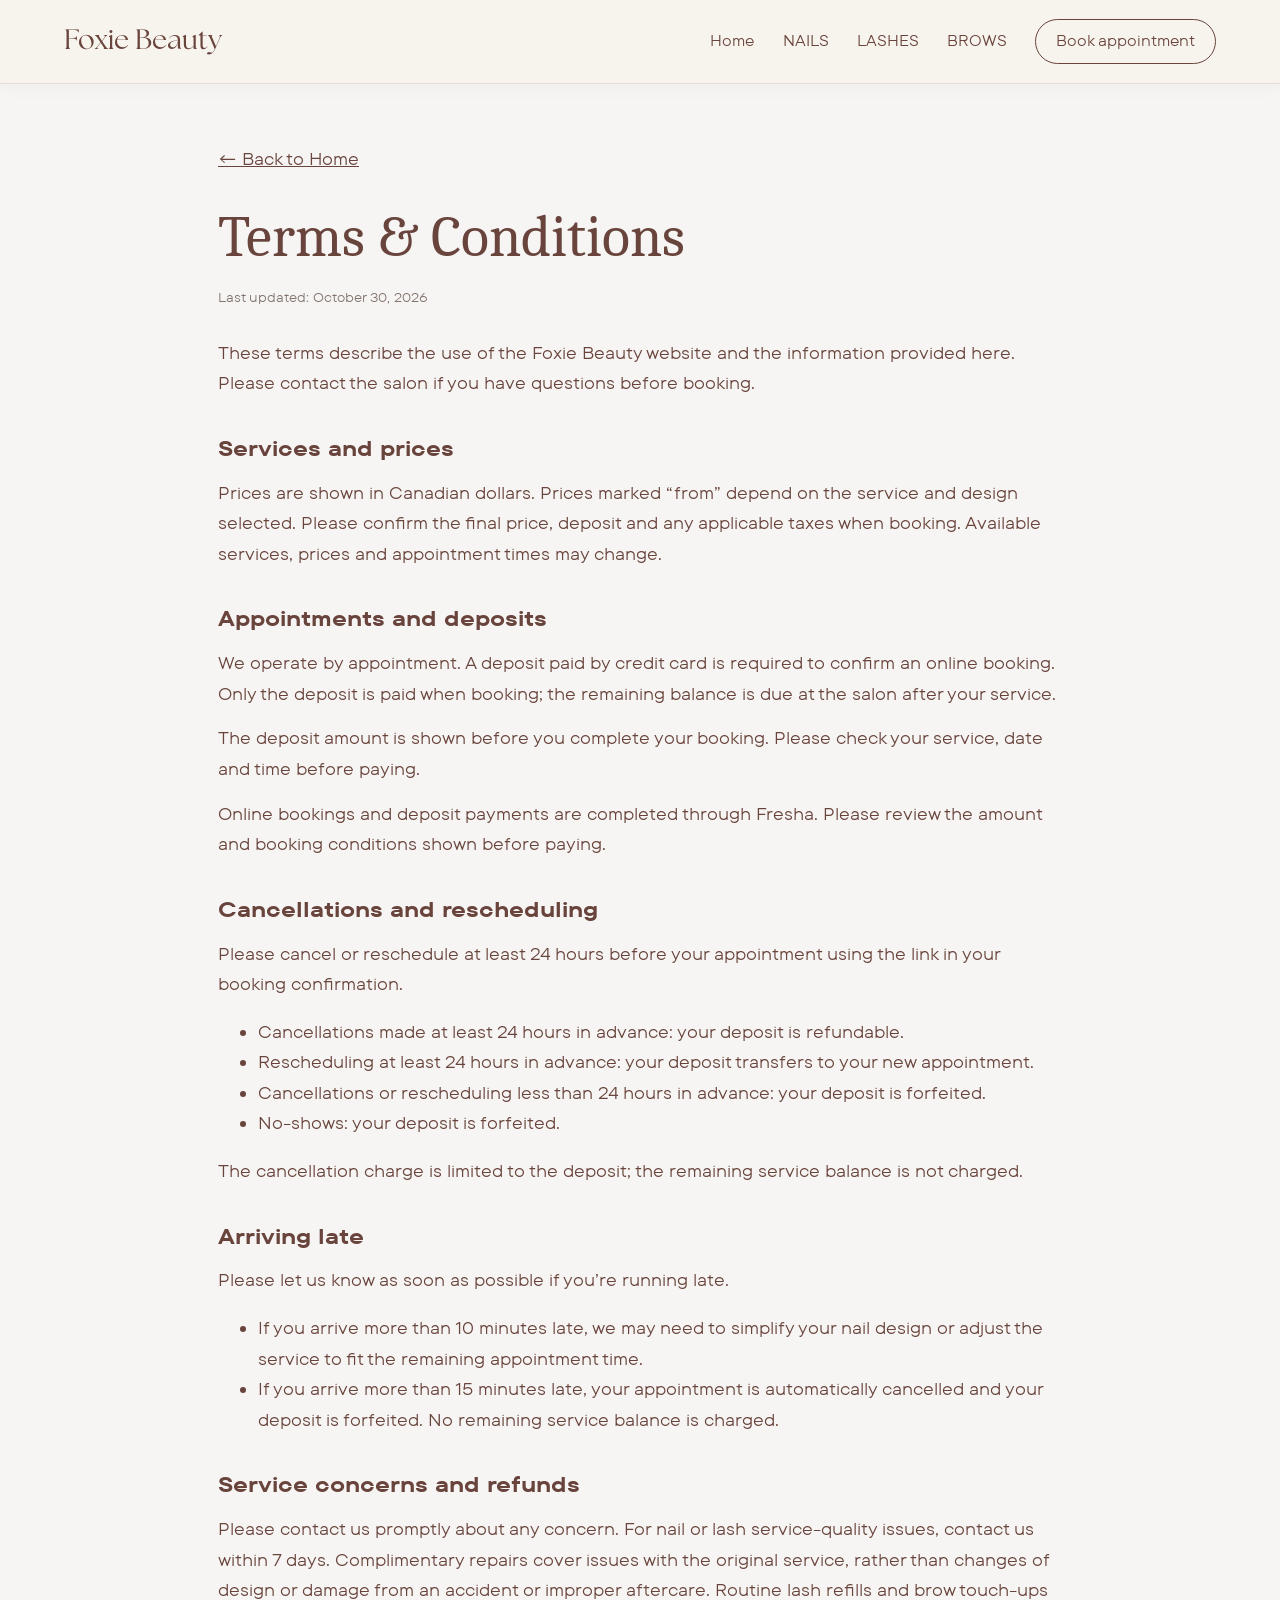
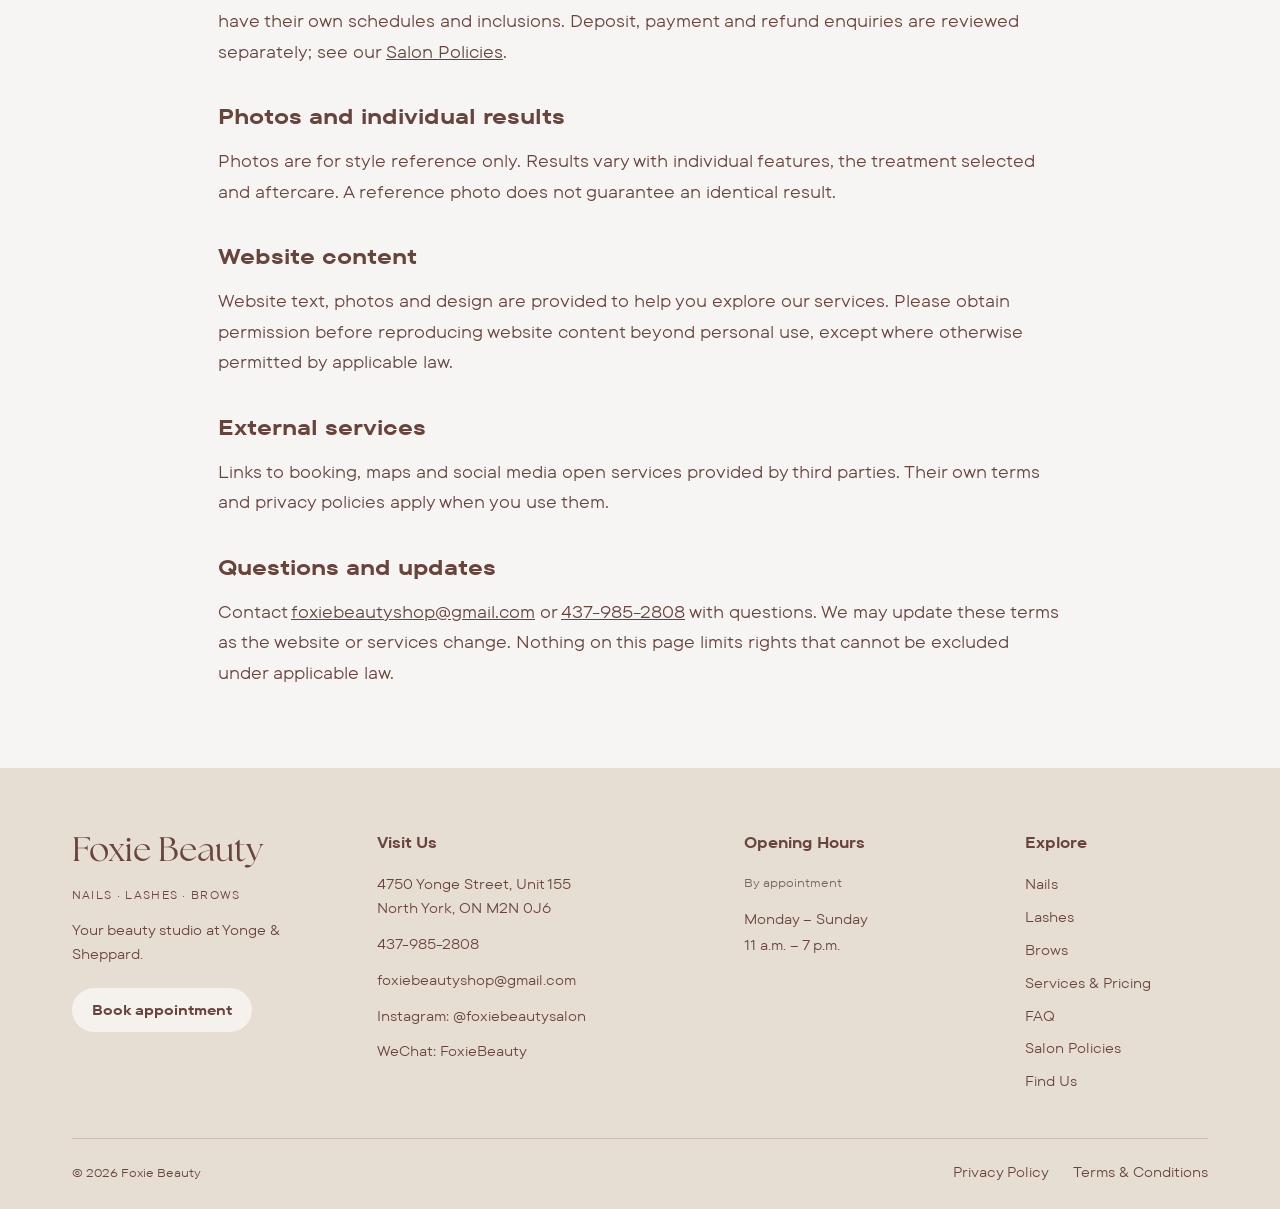
<file: terms-and-conditions/index.html>
<!doctype html>
<html lang="en-CA">
<head>
  <meta charset="utf-8">
  <meta name="viewport" content="width=device-width, initial-scale=1">
  <title>Terms &amp; Conditions | Foxie Beauty</title>
  <meta name="robots" content="noindex">
  <meta name="description" content="Read the Terms &amp; Conditions for Foxie Beauty in North York, including website use, booking and contact information.">
  <link rel="canonical" href="https://foxiebeauty.ca/terms-and-conditions/">
  <link rel="icon" href="../assets/favicon.svg" type="image/svg+xml">
  <link rel="stylesheet" href="../styles.css">
  <link rel="stylesheet" href="../refinements.css">
  <link rel="stylesheet" href="../corrections.css">
  <script src="../app.js" defer></script>
</head>
<body class="legal-page">
  <a class="skip-link" href="#main">Skip to content</a>

  <header class="site-header">
    <a class="mobile-wordmark header-wordmark" href="../#home" aria-label="Foxie Beauty home">Foxie Beauty</a>
    <button class="menu-toggle" aria-label="Open navigation" aria-expanded="false" aria-controls="primary-nav" hidden>
      Menu <span aria-hidden="true">☰</span>
    </button>
    <nav id="primary-nav" aria-label="Main navigation">
      <a href="../#home">Home</a>
      <a href="../#service">NAILS</a>
      <a href="../lashes/">LASHES</a>
      <a href="../semi-permanent-makeup/">BROWS</a>
      <a class="nav-booking" href="https://www.fresha.com/a/foxie-beauty-toronto-4750-yonge-street-il761lv0/booking?menu=true&amp;pId=1017722" target="_blank" rel="noopener">
        Book appointment<span class="sr-only"> (opens in a new tab)</span>
      </a>
    </nav>
  </header>

  <main id="main" class="legal-main">
    <a href="../">← Back to Home</a>
    <h1>Terms &amp; Conditions</h1>
    <p class="legal-updated">Last updated: October 30, 2026</p>
    <p>These terms describe the use of the Foxie Beauty website and the information provided here. Please contact the salon if you have questions before booking.</p>

    <h2>Services and prices</h2>
    <p>Prices are shown in Canadian dollars. Prices marked “from” depend on the service and design selected. Please confirm the final price, deposit and any applicable taxes when booking. Available services, prices and appointment times may change.</p>

    <h2>Appointments and deposits</h2>
    <p>We operate by appointment. A deposit paid by credit card is required to confirm an online booking. Only the deposit is paid when booking; the remaining balance is due at the salon after your service.</p>
    <p>The deposit amount is shown before you complete your booking. Please check your service, date and time before paying.</p>
    <p>Online bookings and deposit payments are completed through Fresha. Please review the amount and booking conditions shown before paying.</p>

    <h2>Cancellations and rescheduling</h2>
    <p>Please cancel or reschedule at least 24 hours before your appointment using the link in your booking confirmation.</p>
    <ul>
      <li>Cancellations made at least 24 hours in advance: your deposit is refundable.</li>
      <li>Rescheduling at least 24 hours in advance: your deposit transfers to your new appointment.</li>
      <li>Cancellations or rescheduling less than 24 hours in advance: your deposit is forfeited.</li>
      <li>No-shows: your deposit is forfeited.</li>
    </ul>
    <p>The cancellation charge is limited to the deposit; the remaining service balance is not charged.</p>

    <h2>Arriving late</h2>
    <p>Please let us know as soon as possible if you’re running late.</p>
    <ul>
      <li>If you arrive more than 10 minutes late, we may need to simplify your nail design or adjust the service to fit the remaining appointment time.</li>
      <li>If you arrive more than 15 minutes late, your appointment is automatically cancelled and your deposit is forfeited. No remaining service balance is charged.</li>
    </ul>

    <h2>Service concerns and refunds</h2>
    <p>Please contact us promptly about any concern. For nail or lash service-quality issues, contact us within 7 days. Complimentary repairs cover issues with the original service, rather than changes of design or damage from an accident or improper aftercare. Routine lash refills and brow touch-ups have their own schedules and inclusions. Deposit, payment and refund enquiries are reviewed separately; see our <a href="../#policies">Salon Policies</a>.</p>

    <h2>Photos and individual results</h2>
    <p>Photos are for style reference only. Results vary with individual features, the treatment selected and aftercare. A reference photo does not guarantee an identical result.</p>

    <h2>Website content</h2>
    <p>Website text, photos and design are provided to help you explore our services. Please obtain permission before reproducing website content beyond personal use, except where otherwise permitted by applicable law.</p>

    <h2>External services</h2>
    <p>Links to booking, maps and social media open services provided by third parties. Their own terms and privacy policies apply when you use them.</p>

    <h2>Questions and updates</h2>
    <p>Contact <a href="mailto:foxiebeautyshop@gmail.com">foxiebeautyshop@gmail.com</a> or <a href="tel:+14379852808">437-985-2808</a> with questions. We may update these terms as the website or services change. Nothing on this page limits rights that cannot be excluded under applicable law.</p>
  </main>

  <footer class="salon-footer" id="contact">
    <div class="section-frame">
      <div class="salon-footer-grid">
        <div class="footer-brand">
          <a href="../#home">Foxie Beauty</a>
          <p>NAILS · LASHES · BROWS</p>
          <p>Your beauty studio at Yonge &amp; Sheppard.</p>
          <a class="button" href="https://www.fresha.com/a/foxie-beauty-toronto-4750-yonge-street-il761lv0/booking?menu=true&amp;pId=1017722" target="_blank" rel="noopener">Book appointment</a>
        </div>

        <section>
          <h2>Visit Us</h2>
          <address>
            <a href="https://www.google.com/maps/search/?api=1&amp;query=Foxie+Beauty+4750+Yonge+Street+Unit+155+North+York" target="_blank" rel="noopener">4750 Yonge Street, Unit 155<br>North York, ON M2N 0J6</a>
          </address>
          <p><a href="tel:+14379852808">437-985-2808</a></p>
          <p><a href="mailto:foxiebeautyshop@gmail.com">foxiebeautyshop@gmail.com</a></p>
          <p><a href="https://www.instagram.com/foxiebeautysalon/" target="_blank" rel="noopener">Instagram: @foxiebeautysalon</a></p>
          <p>WeChat: FoxieBeauty</p>
        </section>

        <section>
          <h2>Opening Hours</h2>
          <p class="footer-appointment">By appointment</p>
          <dl class="footer-schedule">
            <div>
              <dt>Monday – Sunday</dt>
              <dd>11 a.m. – 7 p.m.</dd>
            </div>
          </dl>
        </section>

        <nav aria-label="Footer navigation">
          <h2>Explore</h2>
          <a href="../#service">Nails</a>
          <a href="../lashes/">Lashes</a>
          <a href="../semi-permanent-makeup/">Brows</a>
          <a href="../#prices">Services &amp; Pricing</a>
          <a href="../#faq">FAQ</a>
          <a href="../#policies">Salon Policies</a>
          <a href="../#location">Find Us</a>
        </nav>
      </div>

      <div class="salon-footer-bottom">
        <p>© 2026 Foxie Beauty</p>
        <nav aria-label="Legal information">
          <a href="../privacy-policy/">Privacy Policy</a>
          <a href="../terms-and-conditions/">Terms &amp; Conditions</a>
        </nav>
      </div>
    </div>
  </footer>
</body>
</html>
</file>
<file: styles.css>
@font-face{font-family:Caladea;src:url('assets/fonts/caladea-regular.woff2') format('woff2');font-style:normal;font-weight:400;font-display:swap}@font-face{font-family:Caladea;src:url('assets/fonts/caladea-italic.woff2') format('woff2');font-style:italic;font-weight:400;font-display:swap}@font-face{font-family:Caladea;src:url('assets/fonts/caladea-bold.woff2') format('woff2');font-style:normal;font-weight:700;font-display:swap}@font-face{font-family:Commons;src:url('assets/fonts/tt-commons-regular.woff2') format('woff2');font-weight:400;font-display:swap}@font-face{font-family:Commons;src:url('assets/fonts/tt-commons-bold.woff2') format('woff2');font-weight:700;font-display:swap}@font-face{font-family:Seasons;src:url('assets/fonts/the-seasons.woff2') format('woff2');font-display:swap}@font-face{font-family:Halimun;src:url('assets/fonts/halimun.woff2') format('woff2');font-display:swap}
:root{--ink:#69443c;--paper:#f6f5f3;--stone:#dedbd5;--white:#fff;--black:#171411;--serif:Caladea,Georgia,serif;--sans:Commons,Arial,sans-serif;--margin:clamp(24px,5.6vw,90px);--frame:1366px;--card-ratio:256/290.384964;--focus:#1c6267}
*{box-sizing:border-box}html{scroll-behavior:smooth;scroll-padding-top:24px}body{margin:0;background:var(--paper);color:var(--ink);font-family:var(--serif);font-size:18px;line-height:1.5}img{display:block;max-width:100%;height:auto}a{color:inherit}button{font:inherit;cursor:pointer}button:disabled{cursor:default}a,button{-webkit-tap-highlight-color:transparent}a:focus-visible,button:focus-visible,[tabindex]:focus-visible{outline:3px solid var(--focus);outline-offset:6px}h1,h2,h3,p,figure{margin:0}h1,h2,h3{font-weight:400}h2{font-size:clamp(30px,3.13vw,48px);line-height:1.25;font-style:italic;text-transform:uppercase}h3{font-size:24px;line-height:1.3;font-weight:700}p+p{margin-top:20px}.sr-only{position:absolute!important;width:1px!important;height:1px!important;padding:0!important;margin:-1px!important;overflow:hidden!important;clip:rect(0,0,0,0)!important;white-space:nowrap!important;border:0!important}.skip-link{position:fixed;left:16px;top:12px;z-index:100;background:var(--white);padding:12px 20px;transform:translateY(-180%)}.skip-link:focus{transform:none}[hidden]{display:none!important}.section-frame{width:min(100%,var(--frame));padding-inline:var(--margin);margin-inline:auto}.button{display:inline-flex;align-items:center;justify-content:center;padding:14px 34px;background:var(--stone);color:var(--ink);border-radius:999px;text-align:center;font-family:var(--sans);font-weight:700;font-size:clamp(15px,1.65vw,23px);line-height:1.25;text-decoration:none;min-height:50px;transition:background-color .2s,transform .2s}.button:hover{background:#cdc5bd;transform:translateY(-2px)}.button:active{transform:translateY(1px)}.button-white{background:var(--white)}.site-header{position:absolute;z-index:5;top:0;left:0;right:0;width:min(100%,var(--frame));margin-inline:auto;padding:36px var(--margin) 20px;display:flex;justify-content:flex-end;font-family:var(--sans);font-size:clamp(15px,1.65vw,24px)}.site-header nav{display:flex;gap:25px;align-items:center}.site-header nav a{text-transform:uppercase;text-decoration:none}.site-header nav a:hover,.site-header nav a:focus-visible{text-decoration:underline;text-underline-offset:7px}.site-header a[aria-current]{font-weight:700}.mobile-wordmark,.menu-toggle{display:none}.hero{height:min(56.22vw,820px);min-height:640px;position:relative;background:var(--stone) url('assets/satin.jpg') center 49%/cover no-repeat;display:grid;grid-template-columns:1.3fr .7fr;align-items:center;gap:5%;padding:126px max(var(--margin),calc((100% - 1210px)/2)) 80px}.hero-copy{position:relative;z-index:1;padding-top:18px}.hero h1{font-family:Seasons,Georgia,serif;font-size:clamp(54px,5.4vw,82px);line-height:1.15;letter-spacing:-.035em;white-space:nowrap}.service-names{font-family:var(--sans);font-size:clamp(15px,1.7vw,24px);margin-top:20px;display:flex;gap:23px;white-space:nowrap}.hero-description{font-family:var(--sans);font-size:clamp(15px,1.37vw,20px);max-width:560px;line-height:1.45;margin-top:20px}.hero-action{margin-top:35px;padding-top:20px;border-top:1px solid var(--ink)}.hero-action .button{width:350px;max-width:100%;min-height:45px;padding:10px 24px;font-size:17px}.hero-photo{position:relative;align-self:stretch;max-height:550px;margin-top:0}.hero-photo img{height:100%;width:100%;object-fit:cover;object-position:center;box-shadow:9px 9px 14px #0002}.hero-photo figcaption{position:absolute;bottom:7px;right:38px;font-family:Halimun,cursive;color:var(--white);font-size:clamp(28px,3.8vw,55px);white-space:nowrap;transform:translate(-10%,25%)}.marble{background:var(--paper) url('assets/marble.jpg') center/cover}.booking-section{padding-block:80px}.booking-grid{display:grid;grid-template-columns:.85fr 1.15fr;gap:9%;align-items:center}.special{max-width:480px}.special img{width:100%;aspect-ratio:1131/1600;object-fit:contain}.special figcaption{font-size:14px;margin-top:8px}.booking-info{text-align:center}.sans-heading{font-family:var(--sans);font-style:normal;text-transform:none;font-size:clamp(22px,1.9vw,27px);line-height:1.3}.hours{font-family:var(--sans);margin:36px auto;max-width:450px;text-align:left;font-size:clamp(17px,1.66vw,23px);line-height:1.6}.hours div{display:flex;justify-content:space-between;gap:15px;margin-bottom:13px}.hours dd{margin:0;white-space:nowrap}.contact-pair{display:grid;grid-template-columns:.75fr 1.25fr;gap:25px;margin-block:32px;font-family:var(--sans);font-weight:700;font-size:16px;align-items:center}.contact-pair a{text-decoration:none}.contact-pair a:hover{text-decoration:underline}.booking-info>.button{width:100%;max-width:480px}.shadow-ground{background-color:var(--stone);background-image:url('assets/window-shadow.png');background-size:100% auto;background-repeat:no-repeat;background-position:center}.nail-section{padding-block:72px}.nail-grid{display:grid;grid-template-columns:.82fr 1.18fr;gap:6%;align-items:stretch}.nail-film{min-height:510px}.nail-film img,.nail-film video{width:100%;height:100%;object-fit:cover}.nail-copy{text-align:right;padding-top:12px}.nail-copy h2{margin-bottom:22px}.nail-copy>p:first-of-type{font-size:18px;line-height:1.45}.statement{font-style:italic;font-size:clamp(24px,2.05vw,30px);line-height:1.35;margin-block:26px}.nail-strip{display:grid;grid-template-columns:repeat(4,minmax(0,1fr));gap:7px;margin-top:36px}.nail-strip img{width:100%;aspect-ratio:3/4;object-fit:cover}.nail-outro{max-width:500px;margin-left:auto;margin-top:25px!important;font-size:17px;line-height:1.4}.gallery-section{padding-block:70px 55px}.gallery-section h2{text-align:right;margin-bottom:40px}.gallery{overflow-x:auto;overscroll-behavior-inline:contain;scroll-snap-type:x mandatory;scrollbar-width:thin;scrollbar-color:var(--ink) transparent;padding-bottom:12px;-webkit-overflow-scrolling:touch}.gallery-track{display:flex;gap:34px;list-style:none;padding:0;margin:0}.gallery-card{flex:0 0 calc((100% - 68px)/3);min-width:0;scroll-snap-align:start}.gallery-image{display:block;aspect-ratio:var(--card-ratio);overflow:hidden;background:#ccc9c3;cursor:zoom-in}.gallery-image img{width:100%;height:100%;object-fit:cover;transition:transform .35s}.gallery-image:hover img{transform:scale(1.025)}.gallery-toolbar{display:flex;align-items:center;justify-content:space-between;gap:20px;margin-top:15px}.gallery-hint{font-size:15px}.gallery-controls{display:flex;align-items:center;gap:18px}.gallery-position{min-width:55px;text-align:center;font-family:var(--sans);font-size:15px}.arrow{background:transparent;color:var(--ink);width:48px;height:48px;border:1px solid var(--ink);border-radius:50%;font-family:Arial,sans-serif;font-size:26px;line-height:1;transition:background-color .2s}.arrow:hover:not(:disabled){background:#ffffff70}.arrow:disabled{opacity:.3}.lash-section{padding-block:75px 85px}.lash-grid{display:grid;grid-template-columns:1.4fr 1fr;gap:5%;align-items:center}.lash-photos{display:grid;grid-template-columns:repeat(4,minmax(0,1fr));gap:10px;align-items:center}.lash-photos img{width:100%;height:280px;object-fit:cover;border-radius:12px}.lash-photos img:first-child{object-fit:cover;object-position:center}.lash-intro{text-align:right}.lash-intro h2{font-size:clamp(28px,2.95vw,44px)}.lash-intro p{margin-top:24px;font-size:18px;line-height:1.5}.inspiration-links{display:grid;grid-template-columns:1fr 1fr;gap:10%;margin:80px 25px 60px}.inspiration-links .button{font-size:clamp(14px,1.48vw,21px);padding:15px 25px;text-transform:uppercase}.lash-benefits{font-size:17px;margin:0;padding-left:22px;line-height:1.55}.price-section{background:var(--stone);padding-block:55px}.price-grid{display:grid;grid-template-columns:1fr 1fr;gap:5%;width:88%;margin-inline:auto}.price-grid a{cursor:zoom-in}.price-grid img{width:100%;height:auto}.price-note{text-align:center;font-size:15px;margin-top:24px}.policy-section{padding-block:75px 45px}.policy-grid{display:grid;grid-template-columns:1fr 1fr;gap:55px 70px;align-items:start;font-size:17px;line-height:1.5}.policy-grid h3{margin-bottom:26px}.policy-grid ul{padding-left:23px;margin:0}.policy-grid li+li{margin-top:18px}.policy-grid article>p+ul{margin-top:18px}.policy-contact{margin-top:45px;text-align:center;font-size:17px;overflow-wrap:anywhere}.site-footer{background:var(--black);color:var(--white);position:relative;padding-block:65px 25px;isolation:isolate}.footer-satin{position:absolute;inset:0 50% 0 0;z-index:-1;background:url('assets/satin.jpg') center/cover}.footer-satin:after{content:'';position:absolute;inset:0;background:#29201b8c}.footer-grid{display:grid;grid-template-columns:1fr 1fr;gap:15%;font-family:var(--sans);align-items:center}.footer-contact{display:flex;flex-direction:column;align-items:flex-start;gap:18px;font-size:18px;overflow-wrap:anywhere}.footer-contact>a:not(.button){text-decoration:none}.footer-contact>a:not(.button):hover{text-decoration:underline}.footer-contact p{margin:0}.footer-contact .footer-service-names{font-style:italic;font-size:17px;margin-top:14px}.footer-contact .button{font-size:17px;width:100%;max-width:410px;min-height:46px}.footer-hours h2{text-align:center}.footer-hours .hours{font-size:18px;margin-bottom:0}.footer-bottom{margin-top:70px;display:flex;justify-content:space-between;gap:20px;font-family:var(--sans);font-size:15px}.footer-bottom>a{font-family:Seasons,Georgia,serif;font-size:23px;text-decoration:none}.footer-bottom nav{display:flex;flex-wrap:wrap;gap:20px}.mobile-booking{display:none}.lightbox{border:0;padding:18px;background:var(--paper);color:var(--ink);max-width:min(94vw,1100px);max-height:94dvh}.lightbox::backdrop{background:#16110fe8}.lightbox-bar{display:flex;justify-content:space-between;gap:30px;align-items:center;margin-bottom:16px;font-family:var(--sans)}.lightbox-close{background:var(--stone);border:0;padding:12px 20px;color:var(--ink);min-height:44px}.lightbox-image{max-height:calc(90dvh - 90px);max-width:100%;width:auto;object-fit:contain;margin:auto}.sitemap-page{max-width:850px;margin:70px auto;padding:30px;font-family:var(--sans)}.sitemap-page h1{font-family:Seasons,Georgia,serif;font-size:56px;margin:30px 0}.sitemap-page li{margin:18px 0}
@media(min-width:1700px){.hero{padding-inline:max(var(--margin),calc((100% - 1210px)/2));background-position:center 55%}}
@media(max-width:1000px){.site-header nav{gap:18px}.hero{min-height:590px;gap:8%;grid-template-columns:1.2fr .8fr}.hero h1{font-size:57px}.service-names{gap:15px;font-size:16px}.hero-photo figcaption{right:0}.booking-grid{gap:7%}.booking-section{padding-block:55px}.contact-pair{grid-template-columns:1fr;gap:15px}.hours{font-size:17px}.nail-grid{gap:5%;grid-template-columns:.8fr 1.2fr}.nail-film{min-height:460px}.nail-copy>p:first-of-type{font-size:16px}.nail-strip{margin-top:24px}.lash-photos img{height:210px}.lash-grid{grid-template-columns:1.2fr 1fr;gap:4%}.lash-intro p{font-size:16px}.inspiration-links{margin-inline:0;gap:5%}.policy-grid{gap:40px}.footer-grid{gap:9%}.footer-contact{font-size:16px}.footer-hours .hours{font-size:16px}}
@media(max-width:700px){:root{--margin:24px}html{scroll-padding-top:80px}.site-header{position:absolute;padding:20px 24px;align-items:center;justify-content:space-between;flex-wrap:wrap;gap:18px}.mobile-wordmark{display:block;font-family:Seasons,Georgia,serif;font-size:25px;text-decoration:none}.menu-toggle{display:inline-flex;align-items:center;gap:10px;padding:9px 12px;min-height:44px;border:0;background:#ffffffb3;color:var(--ink);font-size:15px}.menu-toggle span{font-size:20px}.site-header nav{width:100%;justify-content:space-between;flex-wrap:wrap;font-size:13px;gap:12px}.js .site-header nav{display:none;background:var(--paper);padding:20px;box-shadow:0 12px 25px #0002}.js .site-header nav.is-open{display:flex;flex-direction:column;align-items:stretch;gap:5px}.js .site-header nav.is-open a{padding:12px 4px;font-size:17px}.hero{height:auto;min-height:0;display:flex;flex-direction:column;gap:35px;padding:145px 24px 45px;background-position:55% center}.js .hero{padding-top:112px}.hero-copy{padding:0;width:100%}.hero h1{font-size:clamp(43px,11vw,70px);letter-spacing:-.025em}.service-names{margin-top:17px;justify-content:flex-start;gap:18px;font-size:13px}.hero-description{max-width:340px;font-size:15px;line-height:1.5;margin-top:20px}.hero-action{margin-top:26px;padding-top:22px}.hero-action .button{width:100%;min-height:47px;font-size:16px}.hero-photo{height:340px;width:min(78%,330px);align-self:flex-end;max-height:none;margin:0 15px 15px 0}.hero-photo img{object-position:center 55%}.hero-photo figcaption{font-size:34px;bottom:-8px;right:7px;transform:translate(-8%,15%)}.booking-section{padding-block:42px}.booking-grid{display:flex;flex-direction:column;gap:38px}.special{width:min(76%,330px)}.special figcaption{font-size:12px}.booking-info{width:100%}.sans-heading{font-size:23px}.hours{margin-block:26px;max-width:400px;font-size:16px;line-height:1.6}.hours div{margin-bottom:12px}.contact-pair{margin-block:28px;font-size:16px;gap:17px}.booking-info>.button{font-size:16px}.nail-section{padding-block:45px}.nail-grid{display:flex;flex-direction:column;gap:32px}.nail-film{min-height:0;order:2;width:100%;aspect-ratio:3/4;max-height:530px;overflow:hidden}.nail-copy{padding:0;text-align:left;display:contents}.nail-copy h2{order:0;text-align:left;margin:0}.nail-copy>p:first-of-type{order:1;font-size:17px}.nail-copy .statement{order:3;margin:0;font-size:26px;line-height:1.3}.nail-strip{order:4;margin:0;gap:6px}.nail-outro{order:5;margin:0!important;font-size:17px}.shadow-ground{background-size:auto 750px}.gallery-section{padding-block:40px 35px}.gallery-section h2{text-align:left;margin-bottom:25px;font-size:30px}.gallery{margin-right:calc(-1*var(--margin));padding-right:var(--margin);scroll-padding-left:0}.gallery-track{gap:15px}.gallery-card{flex-basis:82%}.gallery-toolbar{align-items:flex-start;gap:12px;margin-top:18px}.gallery-hint{font-size:13px;max-width:135px;line-height:1.5}.gallery-controls{gap:7px}.arrow{width:44px;height:44px}.gallery-position{font-size:13px;min-width:46px;align-self:center}.lash-section{padding-block:45px}.lash-grid{display:flex;flex-direction:column;gap:30px}.lash-intro{order:-1;text-align:left}.lash-intro h2{font-size:30px}.lash-intro p{margin-top:22px;font-size:17px}.lash-photos{width:100%;grid-template-columns:1fr 1fr;gap:12px}.lash-photos img{height:auto;aspect-ratio:2/3;border-radius:10px}.inspiration-links{grid-template-columns:1fr;gap:18px;margin-block:32px}.inspiration-links .button{font-size:14px;min-height:52px;padding:15px 18px}.lash-benefits{font-size:16px;padding-left:19px;line-height:1.55}.lash-benefits li+li{margin-top:18px}.price-section{padding-block:35px}.price-grid{grid-template-columns:1fr;width:100%;gap:26px}.price-note{font-size:14px}.policy-section{padding-block:45px 35px}.policy-grid{grid-template-columns:1fr;gap:36px;font-size:16px}.policy-grid h3{font-size:23px;margin-bottom:20px}.policy-contact{text-align:left;font-size:16px;margin-top:35px}.site-footer{padding-block:40px 105px}.footer-satin{inset:0 0 46% 0}.footer-grid{display:flex;flex-direction:column;gap:65px}.footer-contact{width:100%;font-size:16px;gap:19px}.footer-contact .footer-service-names{font-size:14px}.footer-contact .button{font-size:15px}.footer-hours{width:100%}.footer-hours h2{text-align:left;font-size:22px}.footer-hours .hours{font-size:16px;margin-inline:0;max-width:none}.footer-bottom{margin-top:45px;flex-direction:column;gap:22px}.footer-bottom nav{gap:19px;font-size:14px}.mobile-booking{display:flex;position:fixed;z-index:20;bottom:max(12px,env(safe-area-inset-bottom));left:16px;right:16px;min-height:50px;padding:12px 18px;font-size:15px;background:var(--ink);color:var(--white);box-shadow:0 3px 18px #0003}.mobile-booking:hover{background:#4f302a}.lightbox{padding:12px;width:94vw}.lightbox-bar{gap:15px;font-size:14px}.lightbox-close{padding:10px 16px;flex-shrink:0}.sitemap-page{margin-top:25px}}
@media(prefers-reduced-motion:reduce){html{scroll-behavior:auto}*,*:before,*:after{animation:none!important;transition:none!important}.button:hover,.gallery-image:hover img{transform:none}}
/* Match the original Canva window shadow's subtle opacity. */
.shadow-ground{background-image:none;position:relative;isolation:isolate}.shadow-ground:before{content:'';position:absolute;inset:0;z-index:-1;background:url('assets/window-shadow.png') center/100% auto no-repeat;opacity:.14;pointer-events:none}@media(max-width:700px){.shadow-ground:before{background-size:auto 750px}}
.price-text{margin:28px auto 0;max-width:1100px;font-size:16px}.price-text summary{cursor:pointer;min-height:44px;padding:12px 0;text-align:center;text-decoration:underline;text-underline-offset:4px}.price-text summary:focus-visible{outline:3px solid var(--focus);outline-offset:3px}.price-text-grid{display:grid;grid-template-columns:1fr 1fr;gap:40px;margin-block:24px}.price-text h3{margin-bottom:15px}.price-text table{width:100%;border-collapse:collapse;text-align:left}.price-text th,.price-text td{padding:10px 6px;border-bottom:1px solid #69443c35;vertical-align:top}.price-text tbody th{font-weight:400}.price-text td{white-space:nowrap;text-align:right}.price-text thead th:last-child{text-align:right}.price-text p{font-size:15px}@media(max-width:700px){.price-text-grid{grid-template-columns:1fr;gap:30px}}
</file>
<file: refinements.css>
@import url('landing-assets.css');
@font-face{font-family:Codec;src:url('assets/fonts/codec-pro-regular.woff2') format('woff2');font-display:swap}
/* Position the signature against the source photo, not its bottom edge. */
.hero-photo figcaption{bottom:8%;right:40%;font-size:clamp(28px,3.55vw,51px);transform:none}
/* Original Canva contact page: full photo, hours at left, icons at right. */
.site-footer.original-footer{position:relative;isolation:isolate;height:calc(100vw * 768 / 1366);min-height:630px;padding:0;background-color:#24241e;background-image:var(--footer-photo);background-position:center;background-size:cover;color:#fff;font-family:Caladea,Georgia,serif}
.original-footer:before{content:'';position:absolute;inset:0;background:#000;opacity:.65;z-index:-1;pointer-events:none}
.original-footer-content{position:relative;height:100%;width:min(100%,1600px);margin:auto}
.original-hours{position:absolute;left:18.5%;top:16%;width:21%}.original-hours h2{font-family:Caladea,Georgia,serif;font-size:clamp(18px,1.66vw,26px);font-weight:400;line-height:1.2;font-style:normal;text-transform:none;white-space:nowrap}.original-hours .hours{font-family:Caladea,Georgia,serif;font-size:clamp(18px,1.66vw,26px);line-height:1.25;margin:44px 0 0;max-width:none}.original-hours .hours div{margin-bottom:16px;gap:15px}.original-contact{position:absolute;left:52.3%;top:17%;width:43%;display:grid;gap:29px;font-size:clamp(17px,1.65vw,25px);letter-spacing:.09em;line-height:1.3}.original-contact>a,.original-contact>div{display:grid;grid-template-columns:39px minmax(0,1fr);gap:29px;align-items:center;min-height:45px;text-decoration:none}.original-contact a:hover span{text-decoration:underline;text-underline-offset:5px}.original-contact .contact-icon{width:38px;height:43px;object-fit:contain}.original-contact .email-row{font-size:clamp(16px,1.41vw,22px)}.original-contact .address-row{font-size:clamp(15px,1.55vw,24px);text-transform:uppercase;letter-spacing:.065em}.original-booking{position:absolute;left:33.5%;top:71%;width:33%}.original-booking .button{width:100%;min-height:58px;font-size:clamp(18px,1.66vw,25px);text-decoration:underline;text-underline-offset:2px}.original-service-names{position:absolute;left:34%;top:84%;width:33%;display:flex;justify-content:space-between;gap:20px;font-family:Caladea,Georgia,serif;font-size:clamp(18px,1.66vw,25px);font-style:italic;letter-spacing:.07em;white-space:nowrap}
/* Service landing pages retain the supplied Canva composition. */
.landing-header{position:absolute;z-index:4;top:35px;right:max(7%,calc((100% - 1250px)/2));font-family:var(--sans);font-size:clamp(16px,1.75vw,24px)}.landing-header a{text-decoration:none}.landing-header a:hover{text-decoration:underline;text-underline-offset:5px}.landing-hero{position:relative;min-height:610px;height:calc(100vw * 768 / 1366);max-height:810px;background-image:var(--lash-satin);background-position:center;background-size:cover;padding:135px max(8%,calc((100% - 1150px)/2)) 100px}.semi-permanent-makeup .landing-hero{background-image:var(--semi-satin)}.landing-intro{max-width:700px}.landing-intro h1{font-family:Seasons,Georgia,serif;font-size:clamp(54px,5.4vw,82px);line-height:1.15;letter-spacing:-.01em}.landing-intro>p{font-family:var(--sans);font-size:clamp(15px,1.37vw,20px);line-height:1.45;margin-top:30px;max-width:650px}.landing-hero-action{margin-top:60px;border-top:1px solid var(--ink);padding-top:45px}.landing-hero-action .button{width:490px;max-width:100%;font-size:clamp(17px,1.66vw,24px);text-decoration:underline;min-height:54px}.landing-inspiration-title{position:absolute;bottom:10%;left:8%;right:8%;text-align:center;font-family:var(--sans);font-size:clamp(25px,2.67vw,38px);text-transform:uppercase;line-height:1.4;text-decoration:none}.semi-permanent-makeup .landing-inspiration-title{font-size:clamp(24px,2.38vw,35px)}.landing-inspiration-title:hover{text-decoration:underline;text-underline-offset:8px}
.inspiration-section{padding:85px max(8%,calc((100% - 1180px)/2)) 70px}.inspiration-grid{display:grid;grid-template-columns:repeat(4,minmax(0,1fr));gap:70px 50px;max-width:1180px;margin:auto}.style-card{margin:0;min-width:0;padding:0 7px}.polaroid{position:relative;isolation:isolate;background:#f4f2e9;padding:10px 10px 17px;box-shadow:0 1px 3px #0002}.polaroid:before{content:'';position:absolute;z-index:-1;inset:-21px -8px 31px 17px;border:10px solid #f4f2e9;background-image:var(--polaroid-back);background-position:center;background-size:cover;transform:rotate(6deg);box-shadow:0 1px 3px #0002}.style-photo{display:block;aspect-ratio:1/1;overflow:hidden;cursor:zoom-in}.style-photo img{width:100%;height:100%;object-fit:cover;object-position:center;transition:transform .3s}.style-photo:hover img{transform:scale(1.025)}.polaroid figcaption{position:relative;text-align:center;padding-top:15px;min-height:66px;font-family:Codec,Arial,'PingFang SC','Microsoft YaHei',sans-serif;font-size:16px;line-height:1.38;letter-spacing:.075em}.polaroid h3{font:inherit;font-weight:400;overflow-wrap:anywhere}.polaroid figcaption p{font:inherit;margin-top:2px}.brow-inspiration{padding-bottom:35px}.brow-inspiration .inspiration-grid{gap:45px}.gallery-decor{position:relative;height:230px;max-width:1180px;margin:25px auto 0}.decor-tray{position:absolute;right:0;bottom:0;width:300px;height:200px;object-fit:contain}.decor-coffee{position:absolute;right:40px;bottom:-2px;width:108px;height:68px;object-fit:contain}.aftercare-section{padding:60px 0 75px}.aftercare-section h2{font-family:Codec,Arial,sans-serif;font-size:clamp(22px,2vw,29px);font-style:normal;text-transform:none;font-weight:700;text-align:center;margin:0 auto 45px;max-width:1000px;line-height:1.35}.aftercare-grid{display:grid;grid-template-columns:1fr 1fr;gap:65px}.aftercare-grid article{min-width:0;font-family:Codec,Arial,'PingFang SC','Microsoft YaHei',sans-serif;font-size:16px;line-height:1.65}.aftercare-grid h3{font:inherit;font-weight:700;font-size:18px;margin-bottom:18px}.aftercare-grid ul{margin:0;padding-left:20px}.aftercare-grid li+li{margin-top:18px}.aftercare-grid ul+h3{margin-top:34px}.landing-related{display:flex;justify-content:space-between;flex-wrap:wrap;gap:20px;padding:28px var(--margin);font-family:var(--sans);font-size:15px;background:var(--stone)}.landing-related a{padding-block:6px;text-underline-offset:4px}
.polaroid:before{z-index:-2}.polaroid:after{content:'';position:absolute;inset:0;z-index:-1;background:#f4f2e9;pointer-events:none}
@media(min-width:701px) and (max-width:1000px){.inspiration-grid{grid-template-columns:repeat(2,minmax(0,1fr))}.polaroid figcaption{font-size:16px}}
/* Subtle entrances, only enabled when JavaScript and motion preferences allow. */
.motion-pending{opacity:0;transform:translate3d(0,22px,0)}.motion-visible{animation:foxie-enter .8s cubic-bezier(.2,.7,.25,1) both;animation-delay:var(--reveal-delay,0ms)}.original-footer .motion-pending{transform:none}.original-footer .motion-visible{animation-name:foxie-fade}@keyframes foxie-enter{from{opacity:0;transform:translate3d(0,22px,0)}to{opacity:1;transform:translate3d(0,0,0)}}@keyframes foxie-fade{from{opacity:0}to{opacity:1}}
@media(max-width:1000px) and (min-width:701px){.inspiration-grid{gap:55px 24px}.inspiration-section{padding-inline:5%}.polaroid figcaption{font-size:13px}.landing-hero{padding-top:120px;min-height:580px}.landing-intro{max-width:550px}.landing-hero-action{margin-top:45px;padding-top:30px}.original-hours{left:12%;width:29%}.original-contact{left:48%;width:48%;font-size:16px;gap:28px}.original-contact>a,.original-contact>div{grid-template-columns:31px minmax(0,1fr);gap:15px}.original-contact .contact-icon{width:29px;height:34px}.original-contact .email-row{font-size:14px}.original-contact .address-row{font-size:14px}.original-service-names{font-size:17px;left:30%;width:40%;gap:15px}.original-booking{left:30%;width:40%}.original-hours .hours{font-size:18px}.original-booking .button{font-size:17px}}
@media(max-width:700px){.hero-photo figcaption{bottom:8%;right:10%;font-size:31px;transform:none}.landing-header{top:25px;right:24px;font-size:14px}.landing-header a{display:inline-block;padding:10px 0}.landing-hero{height:600px;min-height:600px;max-height:none;padding:115px 24px 110px;background-position:center}.landing-intro h1{font-size:clamp(43px,11vw,70px)}.landing-intro>p{font-size:15px;margin-top:25px}.landing-hero-action{margin-top:40px;padding-top:30px}.landing-hero-action .button{width:100%;font-size:16px;min-height:50px}.landing-inspiration-title{left:24px;right:24px;bottom:55px;font-size:23px;text-align:left;line-height:1.4}.semi-permanent-makeup .landing-inspiration-title{font-size:23px}.inspiration-section{padding:65px 24px 45px}.inspiration-grid{grid-template-columns:repeat(2,minmax(0,1fr));gap:48px 21px}.style-card{padding:0 2px}.polaroid{padding:7px 7px 12px}.polaroid:before{inset:-14px -4px 24px 10px;border-width:7px;transform:rotate(5deg)}.polaroid figcaption{font-size:13px;letter-spacing:.025em;padding-top:12px;min-height:75px}.polaroid figcaption p{font-size:13px}.brow-inspiration .inspiration-grid{gap:48px 21px}.gallery-decor{height:170px;margin-top:20px}.decor-tray{width:230px;height:155px}.decor-coffee{width:90px;height:55px;right:28px}.aftercare-section{padding-block:35px 45px}.aftercare-section h2{font-size:23px;text-align:left;margin-bottom:30px}.aftercare-grid{grid-template-columns:1fr;gap:40px}.aftercare-grid article{font-size:16px;line-height:1.7}.landing-related{padding:22px 24px;font-size:14px;gap:15px}.site-footer.original-footer{height:auto;min-height:0;padding:50px 24px 110px;background-position:61% center}.original-footer-content{height:auto;display:flex;flex-direction:column;gap:44px}.original-hours,.original-contact,.original-booking,.original-service-names{position:static;width:100%}.original-hours h2{font-size:23px;white-space:normal}.original-hours .hours{font-size:18px;margin:28px 0 0;max-width:none}.original-hours .hours div{margin-bottom:13px;line-height:1.5}.original-contact{font-size:17px;gap:20px;letter-spacing:.045em}.original-contact>a,.original-contact>div{grid-template-columns:32px minmax(0,1fr);gap:16px;min-height:40px}.original-contact .contact-icon{width:30px;height:38px}.original-contact .email-row{font-size:15px;overflow-wrap:anywhere}.original-contact .address-row{font-size:16px;letter-spacing:.025em;line-height:1.5}.original-booking .button{font-size:16px;min-height:50px}.original-service-names{justify-content:space-between;font-size:16px;letter-spacing:.03em;gap:12px;margin-top:-18px}.motion-pending{transform:translate3d(0,14px,0)}}
@media(prefers-reduced-motion:reduce){.motion-pending,.motion-visible{opacity:1!important;transform:none!important;animation:none!important}.style-photo:hover img{transform:none}}
</file>
<file: corrections.css>
/* Requested revisions, preserving the original Canva artwork and composition. */
.hero-photo img{box-shadow:none}
.button,.button:hover,.button:focus-visible,.button:active,.original-booking .button,.landing-hero-action .button,.landing-header a,.landing-header a:hover,.landing-header a:focus-visible,.landing-related a,.landing-related a:hover,.landing-inspiration-title,.landing-inspiration-title:hover{text-decoration:none}
.landing-header a,.landing-related a[href="../"]{font-weight:400;text-transform:uppercase}
.contact-pair a{display:flex;align-items:center;justify-content:center;gap:17px;text-align:left}
.contact-pair img{flex:0 0 36px;width:36px;height:36px;object-fit:contain}
.contact-pair a:last-child{font-size:15px;line-height:1.35}
.nail-film{overflow:hidden}.nail-video{display:block;object-fit:cover;background:#dedbd5}
.lightbox-close:focus,.lightbox-close:focus-visible{outline:none;box-shadow:none;background:#cbbfb5}
/* These are the actual source paths, fills and per-image transforms from Canva. */
.inspiration-grid{gap:68px 45px;align-items:start}
.style-card{padding:0;text-align:center}
.source-polaroid{display:block;width:88%;height:auto;aspect-ratio:362/424;max-width:265px;margin-inline:auto;overflow:visible}
.source-polaroid image{pointer-events:none}
.style-caption{font-family:Codec,Arial,'PingFang SC','Microsoft YaHei',sans-serif;font-size:clamp(15px,1.175vw,18px);line-height:1.4;letter-spacing:.075em;text-align:center;padding-top:10px}
.style-caption h3{font:inherit;font-weight:400;overflow-wrap:normal}
.style-caption p{font:inherit;margin:0}
/* Keep the source coffee on the left of the larger candle and vase arrangement. */
.brow-inspiration{padding-bottom:0;overflow:hidden}
.gallery-decor{width:100vw;max-width:none;height:26vw;min-height:230px;max-height:410px;margin:18px 0 0 calc((100% - 100vw)/2);overflow:hidden}
.decor-tray{left:70.0585%;right:auto;bottom:-1.9vw;width:36.237%;height:auto;max-width:none;object-fit:contain}
.decor-coffee{left:72.11%;right:auto;bottom:1.8vw;width:8.2%;height:auto;max-width:none;object-fit:contain}
/* Bilingual instructions share rows, rather than independently growing columns. */
.aftercare-section h2{font-family:Caladea,Georgia,serif;font-size:clamp(25px,2.733vw,40px);line-height:1.35;max-width:none;margin-bottom:42px}
.aftercare-grid article,.care-pairs{font-family:Caladea,Georgia,'Songti SC',serif;font-size:18px;line-height:1.5}
.aftercare-grid h3{font-family:Caladea,Georgia,serif;font-size:21px;font-weight:400;margin-bottom:20px}
.care-pairs{list-style:none;margin:0;padding:0;display:grid;gap:24px}
.care-row{display:grid;grid-template-columns:minmax(0,1fr) minmax(0,1fr);gap:65px;align-items:start}
.care-row>p{position:relative;margin:0;padding-left:18px;min-width:0}
.care-row>p:before{content:'•';position:absolute;left:0;top:0}
.care-row [lang="zh-Hans"]{font-family:Arial,'PingFang SC','Microsoft YaHei',sans-serif}
.lash-aftercare-grid{grid-template-areas:'within daily' 'within-zh daily-zh';row-gap:38px}
.care-within{grid-area:within}.care-within-zh{grid-area:within-zh}.care-daily{grid-area:daily}.care-daily-zh{grid-area:daily-zh}
.lash-aftercare-grid article[lang="zh-Hans"]{font-family:Arial,'PingFang SC','Microsoft YaHei',sans-serif}
.lash-aftercare-grid li+li{margin-top:20px}
@media(min-width:701px) and (max-width:1000px){
 .style-caption{font-size:16px}.inspiration-grid{gap:48px 30px}
 .aftercare-grid article,.care-pairs{font-size:16px}.care-row{gap:35px}.care-pairs{gap:22px}
 .contact-pair a{justify-content:flex-start}.contact-pair a:last-child{font-size:15px}
}
@media(max-width:700px){
 .hero-photo figcaption{left:-12%;right:auto;bottom:21.5%;font-size:clamp(22px,6vw,31px);transform:none}
 .contact-pair{gap:20px}.contact-pair a{justify-content:flex-start;gap:18px}.contact-pair img{width:36px;height:36px}.contact-pair a:last-child{font-size:15px}
 .inspiration-grid,.brow-inspiration .inspiration-grid{gap:38px 16px}.source-polaroid{width:100%}
 .style-caption{padding-top:8px;font-size:12px;letter-spacing:.025em;line-height:1.45}
 .gallery-decor{height:230px;min-height:0;margin-top:22px}
 .decor-tray{left:auto;right:-55px;width:400px;bottom:-10px}
 .decor-coffee{left:auto;right:215px;width:88px;bottom:23px}
 .aftercare-section h2{font-size:26px;margin-bottom:30px}.aftercare-grid article,.care-pairs{font-size:17px;line-height:1.65}
 .care-pairs{gap:28px}.care-row{grid-template-columns:1fr;gap:12px}.care-row>p{padding-left:17px}
 .lash-aftercare-grid{display:flex;flex-direction:column;gap:32px}.aftercare-grid h3{font-size:21px}
 .care-within{order:0}.care-within-zh{order:1}.care-daily{order:2}.care-daily-zh{order:3}
 .landing-related{justify-content:space-between}.landing-related a{font-size:14px}
}

.style-caption{transform:translateX(-6.56%)}
@media(max-width:700px){.style-caption{transform:translateX(-7.46%)}}
/* Navigation, visible text pricing and gallery playback controls. */
.site-header{width:100%;max-width:1440px;padding:26px max(24px,5vw);font-size:16px;z-index:30}
.site-header nav{gap:clamp(18px,2.2vw,34px)}
.site-header nav a{text-transform:none;white-space:nowrap}
.site-header nav .nav-booking{padding:10px 20px;border:1px solid currentColor;border-radius:999px}
.service-names,.original-service-names{gap:12px}
.price-section{padding-block:72px;background:#f5f1eb}
.price-section h2{text-align:center}
.pricing-intro{text-align:center;font-family:var(--sans);max-width:640px;margin:20px auto 36px;font-size:17px}
.price-text{max-width:none;margin:0;font-family:var(--sans)}
.price-text-grid{gap:40px;align-items:start}
.price-text-grid>div{min-width:0;background:#fff9;border:1px solid #69443c25;border-radius:8px;padding:28px}
.price-text h3{font-family:var(--serif);font-size:30px;font-weight:400;margin-bottom:20px}
.price-text th,.price-text td{padding:13px 0;font-size:16px;line-height:1.5}
.price-text th{padding-right:18px}
.price-text td{width:110px}
.price-text thead th{font-size:13px;text-transform:uppercase;letter-spacing:.1em}
.pricing-notes{font-family:var(--sans);font-size:15px;line-height:1.65;max-width:1000px;margin:30px auto 0}
.pricing-notes p+p{margin-top:12px}
.policy-section h2{text-align:center;margin-bottom:42px}
.policy-grid article{min-width:0}
.policy-grid p,.policy-grid li{font-family:var(--sans);font-size:16px;line-height:1.65}
.gallery-toggle{border:1px solid var(--ink);border-radius:999px;background:transparent;color:var(--ink);padding:10px 16px;font-family:var(--sans);font-size:14px;min-height:44px}
.gallery-toggle:hover{background:#ffffff70}
.original-contact .address-row{letter-spacing:.015em}
@media(min-width:701px) and (max-width:1000px){.site-header{font-size:14px;padding:22px 28px}.site-header nav{gap:20px}.price-text-grid{gap:24px}.price-text-grid>div{padding:20px}}
@media(max-width:700px){
 .site-header{padding:18px 24px;justify-content:space-between;align-items:center}
 .site-header .mobile-wordmark{font-size:19px}
 .site-header nav{gap:0;padding:12px 24px 20px;align-items:stretch}
 .site-header nav a{padding:13px 0;font-size:17px}
 .site-header nav .nav-booking{padding:12px 18px;text-align:center;margin-top:8px}
 .inspiration-page .landing-hero{padding-top:125px}
 .hero h1{font-size:clamp(45px,11.5vw,70px)}
 .landing-intro h1{font-size:clamp(42px,10.5vw,70px)}
 .price-section{padding-block:48px}
 .price-text-grid{grid-template-columns:1fr;gap:24px}
 .price-text-grid>div{padding:20px 16px}
 .price-text th,.price-text td{font-size:14px}
 .price-text td{width:95px}
 .pricing-intro{font-size:16px}
 .gallery-toolbar{flex-wrap:wrap;gap:12px}
 .gallery-controls{width:100%;gap:10px;justify-content:flex-end}
 .gallery-toggle{margin-right:auto;font-size:12px;padding:8px 12px}
 .gallery-position{min-width:45px}
 .policy-section h2{margin-bottom:30px}
}
/* Fixed navigation and shared footer. */
:root{--header-height:84px}
html{scroll-padding-top:calc(var(--header-height) + 20px)}
body{padding-top:var(--header-height)}
.site-header{position:fixed;inset:0 0 auto;max-width:none;width:100%;height:var(--header-height);padding:16px max(24px,5vw);display:flex;flex-wrap:nowrap;align-items:center;justify-content:space-between;gap:20px;background:#f7f3edf5;border-bottom:1px solid #69443c22;box-shadow:0 3px 18px #38251c09;backdrop-filter:blur(12px)}
.site-header .header-wordmark{display:block;font-family:Seasons,Georgia,serif;font-size:28px;line-height:1;text-decoration:none;white-space:nowrap}
.site-header nav{width:auto;gap:clamp(16px,2.2vw,34px)}
.site-header nav a{font-size:15px}
.site-header .menu-toggle{flex-shrink:0}
.service-menu-grid{display:grid;grid-template-columns:repeat(3,minmax(0,1fr));gap:24px;align-items:stretch}
.service-menu-card{background:#fff;border:1px solid #69443c24;border-radius:10px;padding:30px 24px;min-width:0;min-height:440px;box-shadow:0 8px 28px #69443c05}
.service-menu-card h3{font-family:var(--serif);font-size:30px;font-weight:400;line-height:1.2;min-height:72px}
.menu-caption{font:14px/1.5 var(--sans);color:#78665e;margin:8px 0 26px;min-height:21px}
.price-category{border-top:1px solid #69443c30;font-family:var(--sans)}
.price-category:last-child{border-bottom:1px solid #69443c30}
.price-category summary{display:flex;align-items:center;justify-content:space-between;gap:12px;list-style:none;cursor:pointer;font-size:17px;font-weight:700;min-height:62px;padding:18px 0}
.price-category summary::-webkit-details-marker{display:none}
.price-category summary::after{content:'+';font-family:Arial,sans-serif;font-size:24px;font-weight:400;flex-shrink:0}
.price-category[open] summary::after{content:'−'}
.price-category summary:focus-visible{outline:2px solid var(--focus);outline-offset:4px}
.service-list{list-style:none;margin:0;padding:0 0 12px}
.service-list li{display:grid;grid-template-columns:minmax(0,1fr) auto;gap:12px;padding:13px 0;border-top:1px solid #69443c15;align-items:start;line-height:1.4}
.service-name{display:block;font-size:14px}
.service-zh{display:block;font-family:Arial,'Microsoft YaHei',sans-serif;font-size:12px;color:#82736d;margin-top:4px}
.service-note{display:block;font-size:12px;color:#82736d;margin-top:5px}
.service-price{font-size:13px;white-space:nowrap;font-weight:700}
.category-note{font-size:12px;line-height:1.6;margin:0 0 20px;color:#78665e}
.pricing-footnote{font:14px/1.6 var(--sans);max-width:900px;margin:28px auto 0;text-align:center}
.location-section{padding-block:70px;background:#f4efe8}
.location-heading{display:flex;justify-content:space-between;gap:35px;align-items:end;margin-bottom:32px}
.eyebrow{font:12px/1.5 var(--sans);letter-spacing:.13em;margin-bottom:12px}
.location-heading>div:last-child{font:16px/1.6 var(--sans)}
.location-heading a{display:inline-block;margin-top:12px;text-underline-offset:5px}
.salon-map{width:100%;height:420px;border:0;border-radius:8px;background:#e5dfd7;display:block}
.map-fallback{font:13px/1.6 var(--sans);margin-top:16px}
.salon-footer{background:#e6ddd3;color:var(--ink);padding:64px 0 24px}
.salon-footer-grid{display:grid;grid-template-columns:1.1fr 1.35fr 1fr .75fr;gap:36px;align-items:start}
.salon-footer h2{font:700 15px/1.4 var(--sans);text-transform:none;font-style:normal;margin-bottom:20px}
.salon-footer p,.salon-footer address,.salon-footer dl,.salon-footer nav>a{font:14px/1.7 var(--sans)}
.salon-footer a{text-decoration:none;overflow-wrap:anywhere}
.salon-footer a:hover{text-decoration:underline;text-underline-offset:4px}
.footer-brand>a:first-child{font:34px/1.2 Seasons,Georgia,serif}
.footer-brand p:first-of-type{font-size:11px;letter-spacing:.12em;margin-top:13px}
.footer-brand p+p{margin-top:14px}
.footer-brand .button{font-size:14px;min-height:44px;padding:12px 20px;margin-top:22px;background:#fff9}
.salon-footer section p{margin-top:12px}
.footer-schedule{margin:0}
.footer-schedule div+div{margin-top:16px}
.footer-schedule dd{margin:2px 0 0}
.salon-footer-grid>nav>a{display:block;margin-top:9px}
.salon-footer-bottom{display:flex;justify-content:space-between;gap:20px;margin-top:44px;padding-top:22px;border-top:1px solid #69443c35;align-items:center}
.salon-footer-bottom p,.salon-footer-bottom a{font:12px/1.6 var(--sans)}
.salon-footer-bottom nav{display:flex;gap:24px;flex-wrap:wrap}
.results-disclaimer{padding:28px var(--margin);background:#f5f1eb;text-align:center;border-top:1px solid #69443c1c}
.results-disclaimer p{font:14px/1.7 var(--sans);max-width:900px;margin-inline:auto}
.results-disclaimer p+p{font-family:Arial,'Microsoft YaHei',sans-serif;font-size:12px;margin-top:7px}
.legal-main{max-width:900px;padding:60px 28px 80px;margin:auto;font:17px/1.8 var(--sans)}
.legal-main h1{font-family:var(--serif);font-size:clamp(36px,5vw,58px);line-height:1.2;margin-top:28px}
.legal-main h2{font:700 22px/1.4 var(--sans);font-style:normal;text-transform:none;margin:34px 0 12px}
.legal-main p{margin-top:14px}
.legal-main .legal-updated{font-size:13px;color:#82736d;margin-bottom:28px}
@media(min-width:701px) and (max-width:1050px){
 .site-header{padding-inline:28px}.site-header .header-wordmark{font-size:23px}.site-header nav{gap:14px}.site-header nav a{font-size:13px}.site-header nav .nav-booking{padding:10px 14px}
 .service-menu-grid{gap:16px}.service-menu-card{padding:24px 16px}.service-menu-card h3{font-size:25px}.service-list li{grid-template-columns:minmax(0,1fr);gap:6px}.service-price{justify-self:start}
 .salon-footer-grid{grid-template-columns:1fr 1fr;gap:36px}
}
@media(max-width:700px){
 :root{--header-height:72px}
 .site-header{position:fixed;padding:14px 24px;gap:15px;height:var(--header-height);flex-wrap:nowrap}
 .site-header .header-wordmark{font-size:24px}
 .site-header nav,.js .site-header nav{position:absolute;top:100%;left:0;right:0;width:100%;max-height:calc(100dvh - var(--header-height));overflow-y:auto;padding:14px 24px 22px;background:#f7f3ed;box-shadow:0 12px 25px #0002}
 .js .site-header nav.is-open{display:flex;gap:4px}
 .site-header nav a{font-size:16px}
 .site-header nav .nav-booking{margin-top:7px}
 .service-menu-grid{grid-template-columns:1fr;gap:22px}
 .service-menu-card{padding:25px 22px;min-height:0}
 .service-menu-card h3{min-height:0;font-size:28px}
 .menu-caption{margin-bottom:20px}
 .service-name{font-size:14px}.service-price{font-size:13px}
 .location-section{padding-block:48px}
 .location-heading{flex-direction:column;align-items:start;gap:22px}
 .salon-map{height:330px}
 .salon-footer{padding:46px 0 100px}
 .salon-footer-grid{grid-template-columns:1fr;gap:32px}
 .salon-footer h2{margin-bottom:14px}
 .salon-footer-bottom{align-items:start;flex-direction:column;margin-top:32px}
 .salon-footer-bottom nav{gap:15px}
 .results-disclaimer{text-align:left;padding-block:24px}
 .legal-main{padding-top:36px;font-size:16px}
}
/* Continuous gallery and compact expandable policies. */
.gallery.auto-gallery{scroll-snap-type:none;scroll-behavior:auto;overflow-anchor:none}
.gallery.auto-gallery .gallery-card{scroll-snap-align:none}
.policy-accordion{max-width:980px;margin:0 auto;border-top:1px solid #69443c45}
.policy-item{border-bottom:1px solid #69443c45}
.policy-item summary{list-style:none;display:flex;justify-content:space-between;gap:20px;align-items:center;cursor:pointer;min-height:78px;padding:22px 4px;font:24px/1.3 var(--serif)}
.policy-item summary::-webkit-details-marker{display:none}
.policy-item summary::after{content:'+';font:26px/1 Arial,sans-serif}
.policy-item[open] summary::after{content:'−'}
.policy-item summary:focus-visible{outline:2px solid var(--focus);outline-offset:4px}
.policy-content{max-width:850px;padding:0 4px 28px;font:16px/1.75 var(--sans)}
.policy-content p+p{margin-top:14px}
.policy-content ul{padding-left:22px;margin:16px 0 0}
.policy-content li+li{margin-top:12px}
.inspiration-section .results-disclaimer{padding:24px 0 0;margin:26px auto 0;max-width:1180px;background:none;border:0;text-align:left}
.inspiration-section .results-disclaimer p{font:12px/1.6 var(--sans);max-width:none;color:#78665e}
.inspiration-section .results-disclaimer p+p{font:11px/1.7 Arial,'Microsoft YaHei',sans-serif;margin-top:5px}
/* Editorial heroes: a clear service story paired with existing photography. */
.hero.editorial-hero,.landing-hero.editorial-hero{display:grid;grid-template-columns:1.05fr 1fr;align-items:center;gap:6%;height:auto;min-height:640px;max-height:none;padding:70px max(6%,calc((100% - 1200px)/2)) 74px;background:#e9e1d8 url('assets/satin.jpg') center/cover}
.editorial-hero .hero-copy,.editorial-hero .landing-intro{width:100%;max-width:560px;padding:0}
.editorial-hero .hero-eyebrow,.landing-intro>.hero-eyebrow{font:11px/1.5 var(--sans);letter-spacing:.17em;margin:0 0 24px;max-width:none}
.editorial-hero h1,.landing-intro h1{font:400 clamp(44px,5.25vw,76px)/1.05 Seasons,Georgia,serif;letter-spacing:-.035em;white-space:normal}
.editorial-hero .service-names{font-size:16px;margin-top:26px;gap:10px;letter-spacing:.1em}
.editorial-hero .hero-description,.landing-intro>.hero-description{font:17px/1.7 var(--sans);max-width:450px;margin-top:24px}
.hero-style-line{font:12px/1.6 var(--sans)!important;letter-spacing:.06em;margin-top:20px!important}
.editorial-hero .hero-action,.editorial-hero .landing-hero-action{display:flex;flex-wrap:wrap;align-items:center;gap:20px;border:0;margin:30px 0 0;padding:0}
.editorial-hero .hero-action .button{font-size:15px;width:auto;min-width:190px;min-height:48px;padding:14px 24px}
.hero-secondary{font:13px/1.5 var(--sans);text-decoration:none;border-bottom:1px solid #69443c66;padding:8px 0}
.editorial-hero .hero-location{font:12px/1.6 var(--sans);margin-top:34px;color:#78665e}
.hero-art{position:relative;width:100%;height:480px;padding-left:30px;padding-right:48px}
.hero-art-main{height:430px;width:88%;margin-left:auto;position:relative;background:#fff;padding:9px 9px 34px;transform:rotate(2deg);box-shadow:0 12px 40px #60473722}
.hero-art-main img{height:100%;width:100%;object-fit:cover;object-position:center}
.hero-art-main figcaption{position:absolute;left:12px;bottom:8px;font:11px/1.5 var(--sans);letter-spacing:.04em}
.hero-art-detail{position:absolute;left:0;bottom:0;width:43%;height:240px;padding:7px 7px 28px;background:#fff;box-shadow:0 12px 30px #60473726;transform:rotate(-7deg)}
.hero-art-detail img{width:100%;height:100%;object-fit:cover}
.hero-art-detail figcaption{font:10px/1.4 var(--sans);position:absolute;bottom:7px;left:9px}
.hero-art-tag{position:absolute;right:-18px;bottom:10px;transform:rotate(-8deg);font:clamp(20px,2.5vw,34px)/1.3 Halimun,cursive;max-width:190px}
.lashes .hero-art-main img{object-position:50% 45%}
.semi-permanent-makeup .hero-art-main img{object-position:50% 45%}
@media(min-width:701px) and (max-width:1000px){
 .hero.editorial-hero,.landing-hero.editorial-hero{padding-inline:5%;gap:4%;min-height:580px}
 .hero-art{padding-right:12px;padding-left:20px;height:400px}.hero-art-main{height:355px;width:95%}.hero-art-detail{height:190px;width:47%}.hero-art-tag{font-size:22px;right:-5px;max-width:120px}
 .editorial-hero .hero-description{font-size:15px}.editorial-hero h1{font-size:48px}
}
@media(max-width:700px){
 .hero.editorial-hero,.landing-hero.editorial-hero,.js .hero.editorial-hero{display:flex;flex-direction:column;align-items:stretch;padding:42px 24px 50px;min-height:0;gap:38px}
 .editorial-hero .hero-copy,.editorial-hero .landing-intro{max-width:none}
 .editorial-hero h1,.landing-intro h1{font-size:clamp(43px,12vw,62px);line-height:1.08}
 .editorial-hero .hero-eyebrow,.landing-intro>.hero-eyebrow{font-size:10px;margin-bottom:20px}
 .editorial-hero .hero-description,.landing-intro>.hero-description{font-size:15px;margin-top:20px}
 .editorial-hero .service-names{font-size:13px;margin-top:20px}
 .editorial-hero .hero-action{gap:16px;margin-top:25px}
 .editorial-hero .hero-action .button{min-width:170px;font-size:14px}
 .hero-secondary{font-size:12px}
 .editorial-hero .hero-location{margin-top:24px;font-size:11px}
 .hero-art{max-width:470px;align-self:center;height:350px;padding:0 24px 0 12px}
 .hero-art-main{height:310px;width:83%;padding-bottom:30px}
 .hero-art-detail{height:180px;width:42%;left:8px;bottom:0}
 .hero-art-tag{right:-2px;bottom:5px;font-size:23px;max-width:125px}
 .policy-item summary{font-size:21px;min-height:72px;padding-block:21px}
 .policy-content{font-size:15px;padding-bottom:24px}
 .inspiration-section .results-disclaimer{margin-top:22px;padding-top:14px}
}
@media(prefers-reduced-motion:reduce){.auto-gallery .gallery-card[aria-hidden="true"]{display:none}}
/* Real studio photography and one unified nail story. */
.lashes .hero-art-main img{object-position:50% 65%}
.semi-permanent-makeup .hero-art-main img{object-position:45% 56%}
.salon-visit{width:100%;max-width:460px;margin-inline:auto}
.special.salon-visit img{aspect-ratio:4/5;object-fit:cover;object-position:center 48%;border:9px solid #fff;box-shadow:0 12px 34px #60473712}
.salon-visit figcaption{font:12px/1.5 var(--sans);margin-top:12px;color:#78665e;text-align:center}
.nail-experience{padding-block:72px 50px;background-size:100% auto}
.nail-experience-intro{display:grid;grid-template-columns:.85fr 1.15fr;align-items:center;gap:9%;max-width:1080px;margin:0 auto 48px}
.nail-process{width:min(100%,350px);margin-inline:auto;background:#f5f1eb;padding:9px 9px 30px;position:relative;transform:rotate(-2deg);box-shadow:0 10px 35px #60473716}
.nail-process .nail-video{display:block;width:100%;height:auto;aspect-ratio:1080/1442;max-height:470px;object-fit:contain;background:#dedbd5}
.nail-process figcaption{font:11px/1.5 var(--sans);position:absolute;left:12px;bottom:7px}
.nail-experience-copy h2{text-align:left;font-size:clamp(30px,3.3vw,46px);margin:14px 0 24px}
.nail-experience-statement{font:clamp(28px,3.3vw,44px)/1.17 Seasons,Georgia,serif;margin-bottom:24px}
.nail-experience-copy>p:not(.eyebrow):not(.nail-experience-statement){font:16px/1.75 var(--sans);max-width:460px}
.nail-experience-copy .button{font-size:14px;margin-top:26px;min-height:46px;padding:12px 23px}
.nail-experience .integrated-gallery{padding:28px 0 0;background:none;border-top:1px solid #69443c35}
.gallery-heading{display:flex;justify-content:space-between;gap:20px;align-items:center;margin:0 0 25px;font-family:var(--sans)}
.gallery-heading p{font-size:13px;letter-spacing:.12em;text-transform:uppercase}
.gallery-heading span{font-size:13px;color:#78665e}
.brow-inspiration{padding-bottom:35px}
@media(max-width:700px){
 .booking-grid .special.salon-visit{width:100%;max-width:370px}
 .nail-experience{padding-block:45px 35px}
 .nail-experience-intro{display:flex;flex-direction:column;gap:32px;margin-bottom:32px}
 .nail-experience-copy{order:-1;width:100%}
 .nail-experience-copy h2{font-size:30px;margin:12px 0 20px}
 .nail-experience-statement{font-size:34px}
 .nail-experience-copy>p:not(.eyebrow):not(.nail-experience-statement){font-size:15px}
 .nail-process{width:min(90%,340px)}
 .nail-experience .integrated-gallery{padding-top:24px}
 .gallery-heading{margin-bottom:20px;gap:14px}
 .gallery-heading p{font-size:11px}.gallery-heading span{font-size:12px}
 .brow-inspiration{padding-bottom:24px}
}
.appointment-note{font:14px/1.6 var(--sans);margin-top:14px;color:#78665e}
.salon-footer .footer-appointment{font-size:12px;color:#78665e;margin:0 0 14px}
.service-note{line-height:1.6}
.style-caption h3{line-height:1.45}
/* Mobile heroes use a single image and a shorter reading path. */
.hero-text-mobile{display:none}
.lashes .hero-art-main img{object-position:50% 34%}
@media(max-width:700px){
 .editorial-hero .hero-text-desktop{display:none}
 .editorial-hero .hero-text-mobile{display:inline}
 .hero.editorial-hero,.landing-hero.editorial-hero,.js .hero.editorial-hero{padding:28px 24px 30px;gap:24px;background-position:50% 30%}
 .editorial-hero .hero-eyebrow,.landing-intro>.hero-eyebrow{font-size:10px;letter-spacing:.12em;line-height:1.6;margin:0 0 14px}
 .editorial-hero h1,.landing-intro h1{font-size:clamp(33px,9.2vw,40px);line-height:1.1;letter-spacing:-.025em}
 .editorial-hero .hero-description,.landing-intro>.hero-description{font-size:14px;line-height:1.65;margin-top:16px;max-width:360px}
 .editorial-hero .service-names,.editorial-hero .hero-style-line,.editorial-hero .hero-location{display:none}
 .editorial-hero .hero-action,.editorial-hero .landing-hero-action{display:grid;grid-template-columns:auto 1fr;gap:14px;align-items:center;margin-top:20px;padding:0}
 .editorial-hero .hero-action .button{font-size:13px;min-width:0;min-height:46px;padding:12px 18px;width:auto;white-space:nowrap}
 .editorial-hero .hero-secondary{font-size:12px;padding:8px 0;justify-self:start;line-height:1.5;max-width:145px}
 .editorial-hero .hero-art{height:auto;width:100%;max-width:500px;padding:0;align-self:center}
 .editorial-hero .hero-art-main{height:auto;width:100%;margin:0;padding:6px;background:#fff;transform:none;box-shadow:0 8px 24px #60473713;border-radius:3px}
 .editorial-hero .hero-art-main img{height:auto;width:100%;aspect-ratio:1.55;object-fit:cover;border-radius:1px}
 .editorial-hero .hero-art-detail,.editorial-hero .hero-art-tag,.editorial-hero .hero-art-main figcaption{display:none}
 .hero.editorial-hero .hero-art-main img{object-position:50% 32%}
 .lashes .editorial-hero .hero-art-main img{object-position:50% 35%}
 .semi-permanent-makeup .editorial-hero .hero-art-main img{object-position:50% 62%}
}
@media(max-width:360px){
 .hero.editorial-hero,.landing-hero.editorial-hero,.js .hero.editorial-hero{padding-inline:20px;gap:22px}
 .editorial-hero .hero-action,.editorial-hero .landing-hero-action{gap:12px}
 .editorial-hero .hero-action .button{font-size:12px;padding-inline:14px}
 .editorial-hero .hero-secondary{font-size:11px}
}
/* Preserve the two-photo story on phones, with a restrained overlap. */
.lashes .hero-art-main img{object-position:50% 65%}
.lashes .hero-art-detail img{object-position:50% 35%}
@media(max-width:700px){
 .editorial-hero .hero-art{height:255px;padding:0 0 0 34px;max-width:450px}
 .editorial-hero .hero-art-main{height:225px;width:85%;margin-left:auto;padding:5px;transform:rotate(1.5deg)}
 .editorial-hero .hero-art-main img{height:100%;width:100%;aspect-ratio:auto;object-fit:cover}
 .editorial-hero .hero-art-detail{display:block;position:absolute;left:0;bottom:0;width:43%;height:140px;padding:5px;margin:0;transform:rotate(-5deg);box-shadow:0 7px 20px #60473724}
 .editorial-hero .hero-art-detail img{width:100%;height:100%;object-fit:cover}
 .editorial-hero .hero-art-detail figcaption{display:none}
 .lashes .editorial-hero .hero-art-main img{object-position:50% 65%}
 .lashes .editorial-hero .hero-art-detail img{object-position:50% 34%}
 .hero.editorial-hero .hero-art-main img{object-position:50% 35%}
 .semi-permanent-makeup .editorial-hero .hero-art-main img{object-position:45% 60%}
}
@media(max-width:360px){
 .editorial-hero .hero-art{height:235px;padding-left:25px}
 .editorial-hero .hero-art-main{height:205px}
 .editorial-hero .hero-art-detail{height:125px;width:44%}
}
/* Contextual FAQ sections use native, keyboard-accessible disclosure controls. */
.faq-section{padding:64px 0;background:#f8f5ef}
.faq-section .section-frame{max-width:1200px}
.faq-eyebrow{font:11px/1.6 var(--sans);letter-spacing:.14em;text-align:center;margin:0 0 15px;color:#78665e}
.faq-section h2{font-family:var(--serif);font-size:clamp(28px,3vw,40px);font-style:normal;text-transform:none;text-align:center;margin:0 auto 34px;line-height:1.3;max-width:900px}
.faq-list{max-width:980px;margin:auto;border-top:1px solid #69443c35}
.faq-item{border-bottom:1px solid #69443c35}
.faq-item summary{list-style:none;display:flex;justify-content:space-between;align-items:center;gap:22px;padding:23px 2px;min-height:70px;font:700 17px/1.5 var(--sans);cursor:pointer}
.faq-item summary::-webkit-details-marker{display:none}
.faq-item summary::after{content:'+';flex-shrink:0;font:24px/1 Arial,sans-serif;font-weight:400}
.faq-item[open] summary::after{content:'−'}
.faq-item summary:focus-visible{outline:2px solid var(--focus);outline-offset:4px}
.faq-answer{font:16px/1.8 var(--sans);max-width:870px;padding:0 32px 25px 2px}
.faq-answer p+p{margin-top:14px}
.faq-follow-up{font:14px/1.7 var(--sans);max-width:980px;margin:24px auto 0;color:#78665e}
.faq-follow-up a{text-underline-offset:4px}
@media(max-width:700px){
 .faq-section{padding:44px 0}
 .faq-eyebrow{font-size:10px;text-align:left;letter-spacing:.1em;margin-bottom:12px}
 .faq-section h2{text-align:left;font-size:28px;margin-bottom:25px}
 .faq-item summary{font-size:15px;padding:19px 0;gap:16px;min-height:64px;line-height:1.6}
 .faq-item summary::after{font-size:22px}
 .faq-answer{font-size:14px;line-height:1.8;padding:0 8px 22px 0}
 .faq-follow-up{font-size:13px;margin-top:22px}
}
/* Warm editorial FAQ paired with illustrated, scannable appointment policies. */
.faq-visual{background:#f6f1e9;padding-block:76px}
.faq-layout{display:grid;grid-template-columns:280px minmax(0,1fr);gap:64px;align-items:start}
.faq-overview .faq-eyebrow{text-align:left;font-size:10px;letter-spacing:.13em;margin-bottom:13px}
.faq-overview h2{text-align:left;font-size:38px;line-height:1.12;margin:0 0 27px;max-width:270px}
.faq-photo{padding:7px;background:#fff;transform:rotate(-2deg);box-shadow:0 8px 24px #69443c12;margin:0 5px 26px 0}
.faq-photo img{width:100%;height:245px;object-fit:cover;object-position:center 46%}
.faq-aside-note{font:14px/1.75 var(--sans);color:#78665e;margin:0 0 18px;max-width:260px}
.faq-contact-link{font:12px/1.6 var(--sans);text-decoration:none;border-bottom:1px solid #69443c55;padding-bottom:5px}
.faq-main{min-width:0;background:#fff9;padding:0 25px 23px;border-radius:8px}
.faq-main .faq-list{border-top:0}
.faq-main .faq-item summary{display:grid;grid-template-columns:30px minmax(0,1fr) 18px;gap:16px;font-size:16px;font-weight:400;padding:20px 0;min-height:84px}
.faq-number{font:12px/1 var(--sans);color:#a99587;align-self:center}
.faq-topic{display:block;font:9px/1.5 var(--sans);letter-spacing:.12em;color:#9b8575;margin-bottom:5px}
.faq-main .faq-item summary::after{text-align:right;font-size:22px}
.faq-main .faq-answer{padding-left:46px;font-size:15px;line-height:1.8}
.faq-main .faq-item[open] .faq-topic{color:var(--ink)}
.faq-main .faq-follow-up{font-size:12px;margin-top:22px;padding-left:46px}
.policy-section{background:#eee6dc;padding-block:70px}
.policy-heading{margin-bottom:36px}
.policy-heading .eyebrow{text-align:center;margin-bottom:12px;color:#917866}
.policy-section .policy-heading h2{font-style:normal;text-transform:none;text-align:center;font-size:40px;margin:0 0 15px}
.policy-heading>p:last-child{font:15px/1.6 var(--sans);text-align:center;color:#78665e}
.policy-layout{display:grid;grid-template-columns:280px minmax(0,1fr);gap:42px;align-items:start}
.policy-highlights{display:grid;gap:16px}
.policy-fact{background:#f9f5ef;border:1px solid #69443c15;border-radius:8px;padding:24px}
.policy-fact-number{font:48px/1 Seasons,Georgia,serif;letter-spacing:-.02em;display:flex;align-items:baseline;gap:10px}
.policy-fact-number>span{font:11px/1.5 var(--sans);letter-spacing:.03em}
.policy-fact p{font:13px/1.7 var(--sans);color:#78665e;margin-top:15px}
.policy-call{font:12px/1.6 var(--sans);padding:4px 2px;text-underline-offset:4px}
.policy-main{min-width:0}
.policy-main .policy-accordion{border:0}
.policy-main .policy-item{border:1px solid #69443c20;border-radius:8px;background:#fff8;margin-bottom:12px;overflow:hidden}
.policy-main .policy-item summary{display:grid;grid-template-columns:40px minmax(0,1fr) 18px;gap:15px;font:18px/1.5 var(--sans);min-height:80px;padding:19px 22px}
.policy-icon{display:grid;place-items:center;background:#eee5da;border-radius:50%;height:40px;width:40px;color:#86634e}
.policy-icon svg{width:22px;height:22px}
.policy-main .policy-item summary::after{font-size:22px;text-align:right}
.policy-main .policy-item[open]{background:#fff}
.policy-main .policy-item[open] .policy-icon{background:#69443c;color:#fff}
.policy-main .policy-content{font-size:15px;padding:0 25px 24px 77px}
.policy-main .policy-contact{font:12px/1.8 var(--sans);margin-top:22px;text-align:left}
@media(min-width:701px) and (max-width:1000px){
 .faq-layout{grid-template-columns:230px minmax(0,1fr);gap:30px}
 .faq-overview h2{font-size:32px}.faq-photo img{height:220px}.faq-main{padding-inline:20px}
 .policy-layout{grid-template-columns:230px minmax(0,1fr);gap:26px}
 .policy-main .policy-item summary{font-size:16px;padding-inline:18px;gap:12px}
 .policy-main .policy-content{padding-left:22px;padding-right:22px}
}
@media(max-width:700px){
 .faq-visual{padding-block:44px}
 .faq-layout{grid-template-columns:1fr;gap:28px}
 .faq-overview{display:grid;grid-template-columns:minmax(0,1fr) 100px;column-gap:18px;align-items:start}
 .faq-overview .faq-eyebrow{font-size:8px;letter-spacing:.07em;margin:0 0 11px;grid-column:1}
 .faq-overview h2{font-size:29px;line-height:1.15;grid-column:1;max-width:none;margin:0 0 14px}
 .faq-photo{grid-column:2;grid-row:1/4;margin:5px 0 0;padding:4px;transform:rotate(3deg)}
 .faq-photo img{height:132px}
 .faq-aside-note{grid-column:1/-1;font-size:13px;max-width:none;margin:12px 0 13px}
 .faq-contact-link{grid-column:1/-1;font-size:11px;justify-self:start}
 .faq-main{padding:0 16px 20px}
 .faq-main .faq-item summary{grid-template-columns:22px minmax(0,1fr) 16px;gap:10px;font-size:14px;min-height:80px;padding-block:18px}
 .faq-topic{font-size:8px;letter-spacing:.08em}.faq-number{font-size:10px}
 .faq-main .faq-answer{padding:0 0 20px 0;font-size:14px}
 .faq-main .faq-follow-up{padding-left:0;font-size:12px}
 .policy-section{padding-block:44px}
 .policy-heading{margin-bottom:25px}
 .policy-heading .eyebrow{font-size:9px;letter-spacing:.08em}
 .policy-section .policy-heading h2{font-size:32px;margin-bottom:12px}
 .policy-heading>p:last-child{font-size:13px}
 .policy-layout{grid-template-columns:1fr;gap:26px}
 .policy-highlights{grid-template-columns:1fr 1fr;gap:12px}
 .policy-fact{padding:18px 14px}
 .policy-fact-number{font-size:38px;display:block}
 .policy-fact-number>span{display:block;margin-top:8px;font-size:10px}
 .policy-fact p{font-size:11px;line-height:1.65;margin-top:12px}
 .policy-call{grid-column:1/-1;font-size:11px}
 .policy-main .policy-item summary{grid-template-columns:34px minmax(0,1fr) 16px;gap:12px;padding:16px 14px;font-size:14px;min-height:72px}
 .policy-icon{width:34px;height:34px}.policy-icon svg{width:19px;height:19px}
 .policy-main .policy-content{font-size:14px;line-height:1.8;padding:0 16px 22px}
 .policy-main .policy-contact{font-size:12px}
}
</file>
